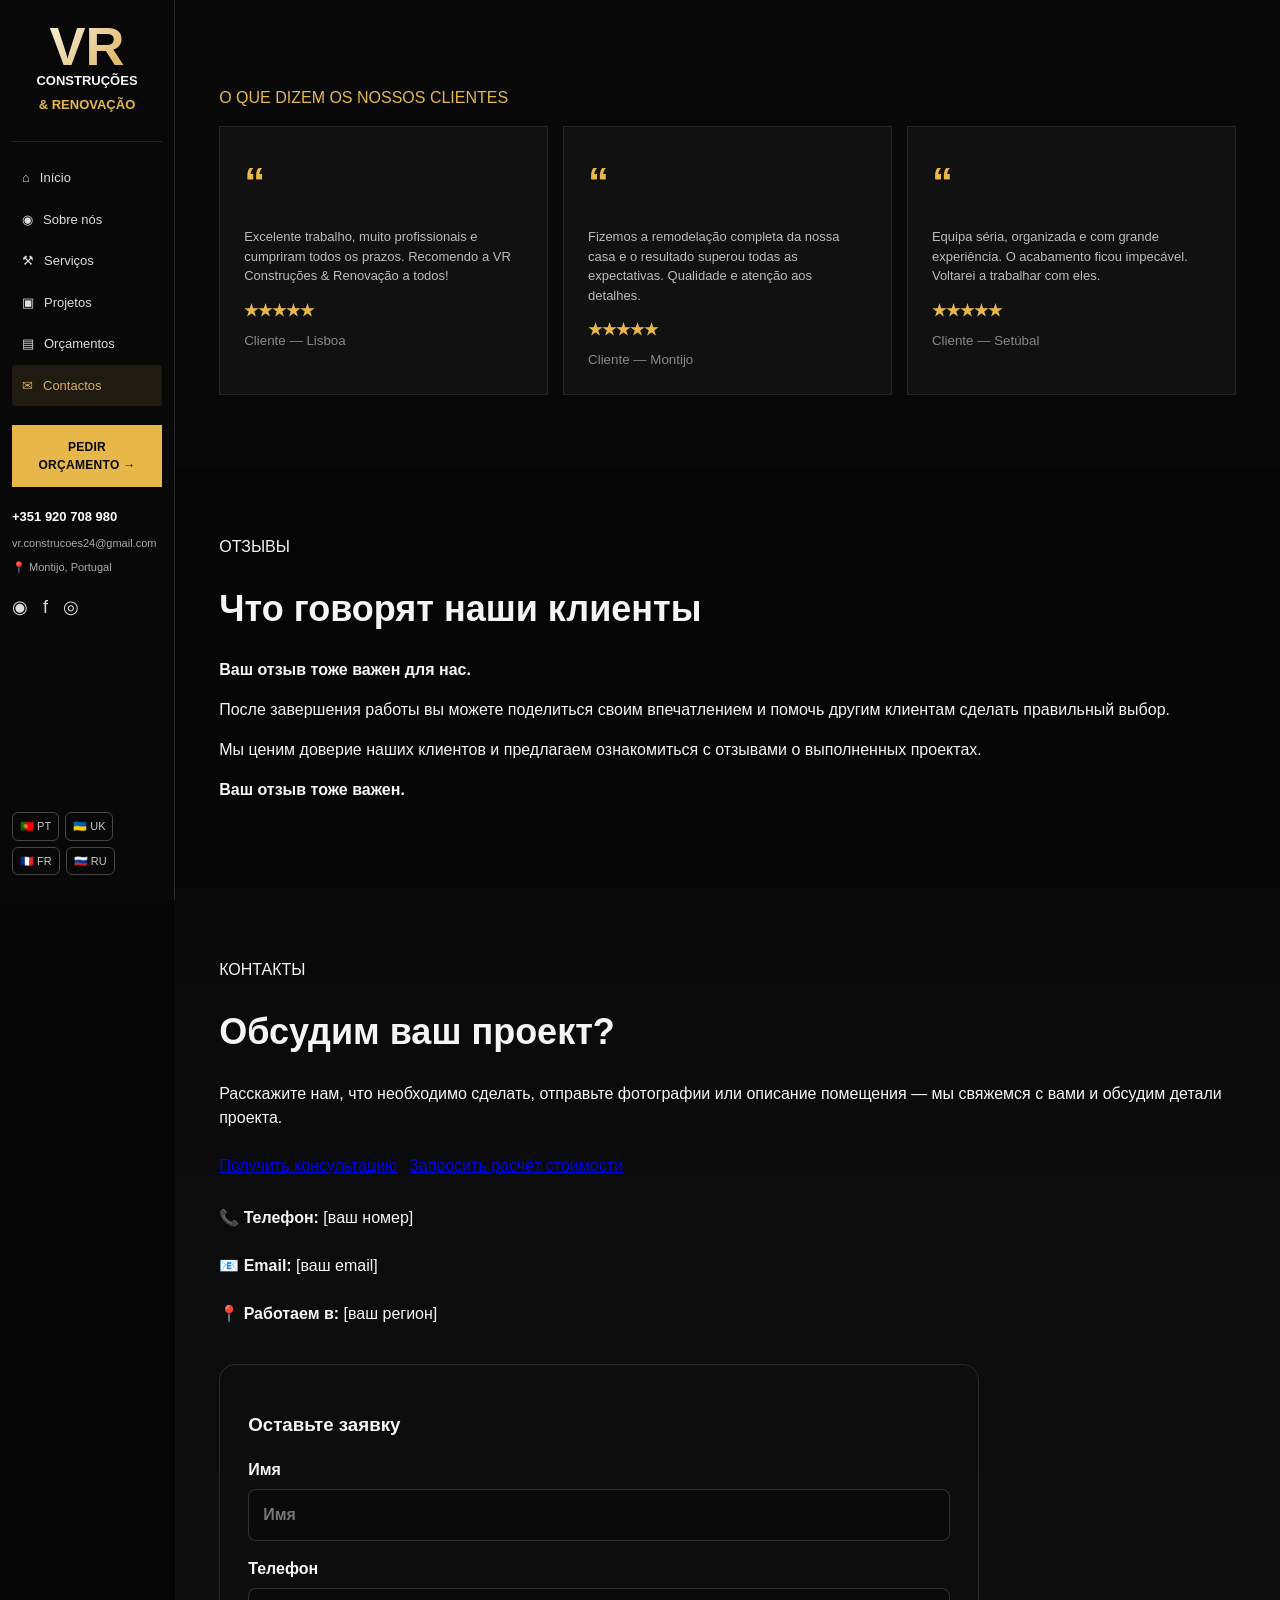
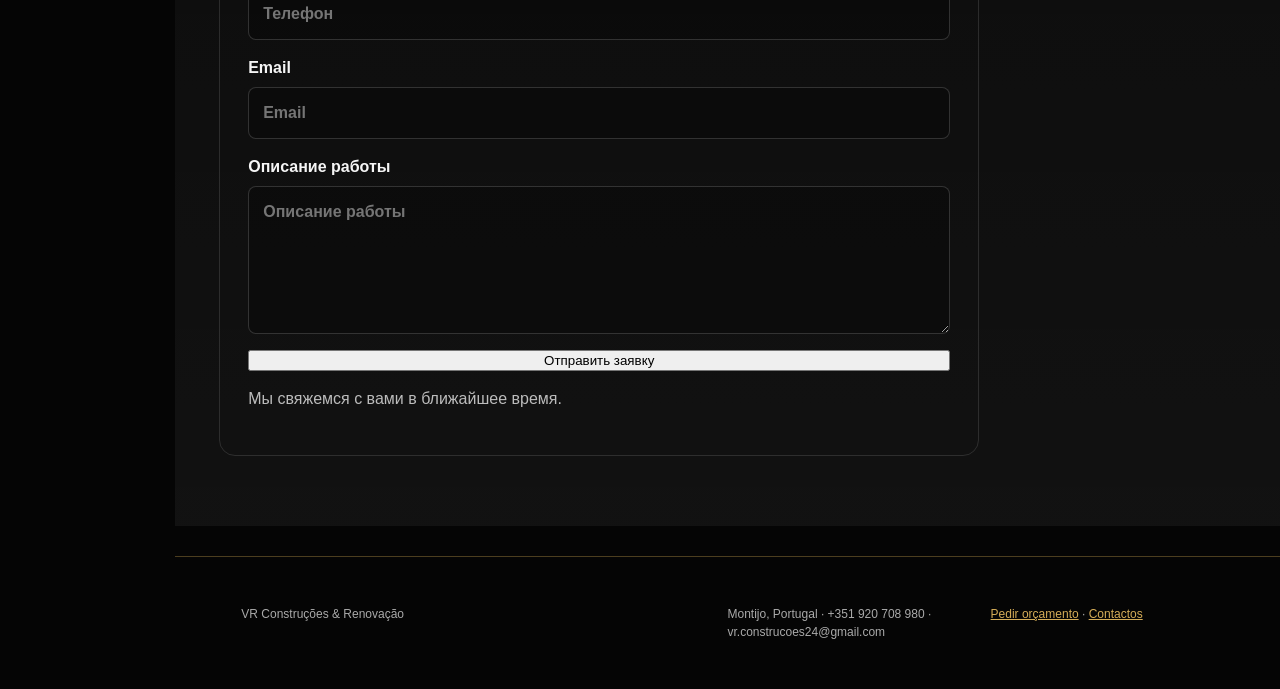
<file: contactos.html>
<!DOCTYPE html>
<!DOCTYPE html>

<html lang="pt">
<head>
<meta charset="utf-8"/>
<meta content="width=device-width, initial-scale=1.0" name="viewport"/>
<meta content="VR Construções &amp; Renovação — construção, remodelação e acabamentos de interiores em Lisboa, Montijo, Setúbal e arredores." name="description"/>
<title>Contactos | VR Construções &amp; Renovação</title>
<link href="style.css" rel="stylesheet"/>
<style>
.services-grid{display:grid;grid-template-columns:repeat(2,minmax(0,1fr));gap:18px;margin-top:28px}
.service-card{padding:22px;border:1px solid rgba(0,0,0,.10);border-radius:14px;background:rgba(255,255,255,.55)}
.service-card h3{margin:0 0 8px}
.service-card p{margin:0;line-height:1.6}
.services-note{margin-top:28px;line-height:1.7}
@media (max-width:700px){.services-grid{grid-template-columns:1fr}}
</style>
<style>
.contact-description{background:linear-gradient(180deg,rgba(255,255,255,.02),rgba(255,255,255,.05))}
.contact-form{max-width:760px;margin-top:34px;padding:28px;border:1px solid rgba(255,255,255,.12);border-radius:16px}
.contact-form form{display:grid;gap:16px}
.contact-form label{display:grid;gap:7px;font-weight:600}
.contact-form input,.contact-form textarea{width:100%;box-sizing:border-box;padding:13px 14px;border:1px solid rgba(255,255,255,.16);border-radius:8px;background:rgba(0,0,0,.25);color:inherit;font:inherit}
.contact-form textarea{resize:vertical}
.form-note{margin-top:16px;opacity:.75}
</style>
<style>html{scroll-behavior:smooth}body{margin:0}.sidebar nav a{display:flex;gap:10px}.sidebar nav a.active{color:#d5ad58}.site-footer{padding:36px 6%;border-top:1px solid rgba(210,170,80,.35);margin-top:30px}.site-footer a{color:#d5ad58}.section{scroll-margin-top:20px}</style></head>
<body>
<aside class="sidebar">
<div class="brand">
<div class="vr">VR</div>
<strong>CONSTRUÇÕES<br/><span>&amp; RENOVAÇÃO</span></strong>
</div>
<nav>
<a href="index.html">⌂ <span>Início</span></a>
<a href="sobre.html">◉ <span>Sobre nós</span></a>
<a href="servicos.html">⚒ <span>Serviços</span></a>
<a href="projetos.html">▣ <span>Projetos</span></a>
<a href="orcamentos.html">▤ <span>Orçamentos</span></a>
<a class="active" href="contactos.html">✉ <span>Contactos</span></a>
</nav>
<a class="side-cta" href="orcamentos.html">PEDIR ORÇAMENTO →</a>
<div class="contact-mini">
<b>+351 920 708 980</b>
<span>vr.construcoes24@gmail.com</span>
<span>📍 Montijo, Portugal</span>
</div>
<div class="social">◉   f   ◎</div>
<div class="langs"><button data-lang="pt" onclick="setLanguage('pt')" type="button">🇵🇹 PT</button><button data-lang="uk" onclick="setLanguage('uk')" type="button">🇺🇦 UK</button><button data-lang="fr" onclick="setLanguage('fr')" type="button">🇫🇷 FR</button><button data-lang="ru" onclick="setLanguage('ru')" type="button">🇷🇺 RU</button></div>
</aside>
<main><section class="testimonials section">
<p class="gold">O QUE DIZEM OS NOSSOS CLIENTES</p>
<div class="review-grid">
<article><strong>“</strong><p>Excelente trabalho, muito profissionais e cumpriram todos os prazos. Recomendo a VR Construções &amp; Renovação a todos!</p><b>★★★★★</b><small>Cliente — Lisboa</small></article>
<article><strong>“</strong><p>Fizemos a remodelação completa da nossa casa e o resultado superou todas as expectativas. Qualidade e atenção aos detalhes.</p><b>★★★★★</b><small>Cliente — Montijo</small></article>
<article><strong>“</strong><p>Equipa séria, organizada e com grande experiência. O acabamento ficou impecável. Voltarei a trabalhar com eles.</p><b>★★★★★</b><small>Cliente — Setúbal</small></article>
</div>
</section><section class="section reviews-description" id="reviews-description">
<div class="container">
<div class="section-kicker">ОТЗЫВЫ</div>
<h2>Что говорят наши клиенты</h2>
<p><strong>Ваш отзыв тоже важен для нас.</strong></p>
<p>После завершения работы вы можете поделиться своим впечатлением и помочь другим клиентам сделать правильный выбор.</p>
<p>Мы ценим доверие наших клиентов и предлагаем ознакомиться с отзывами о выполненных проектах.</p>
<p><strong>Ваш отзыв тоже важен.</strong></p>
</div>
</section><section class="section contact-description" id="contact">
<div class="container">
<div class="section-kicker">КОНТАКТЫ</div>
<h2>Обсудим ваш проект?</h2>
<p>Расскажите нам, что необходимо сделать, отправьте фотографии или описание помещения — мы свяжемся с вами и обсудим детали проекта.</p>
<div class="contact-actions" style="display:flex;gap:12px;flex-wrap:wrap;margin:24px 0;">
<a class="btn" href="#contact-form">Получить консультацию</a>
<a class="btn" href="#contact-form">Запросить расчёт стоимости</a>
</div>
<div class="contact-details" style="margin:24px 0;line-height:2;">
<p>📞 <strong>Телефон:</strong> [ваш номер]</p>
<p>📧 <strong>Email:</strong> [ваш email]</p>
<p>📍 <strong>Работаем в:</strong> [ваш регион]</p>
</div>
<div class="contact-form" id="contact-form">
<h3>Оставьте заявку</h3>
<form>
<label>Имя
          <input name="name" placeholder="Имя" required="" type="text"/>
</label>
<label>Телефон
          <input name="phone" placeholder="Телефон" required="" type="tel"/>
</label>
<label>Email
          <input name="email" placeholder="Email" type="email"/>
</label>
<label>Описание работы
          <textarea name="description" placeholder="Описание работы" rows="5"></textarea>
</label>
<button class="btn" type="submit">Отправить заявку</button>
</form>
<p class="form-note">Мы свяжемся с вами в ближайшее время.</p>
</div>
</div>
</section><footer class="section site-footer"><p>VR Construções &amp; Renovação</p><p>Montijo, Portugal · +351 920 708 980 · vr.construcoes24@gmail.com</p><p><a href="orcamentos.html">Pedir orçamento</a> · <a href="contactos.html">Contactos</a></p></footer></main>
<script>
function sendQuote(e){
  e.preventDefault();
  const name = document.getElementById('name').value;
  const phone = document.getElementById('phone').value;
  const email = document.getElementById('email').value;
  const msg = document.getElementById('message').value;
  const text = `Olá, sou ${name}. Telefone: ${phone}. Email: ${email}. Projeto: ${msg}`;
  window.open('https://wa.me/351920708980?text=' + encodeURIComponent(text), '_blank');
}
</script>
<script>
const siteTranslations = {"pt":{"Início":"Início","Sobre nós":"Sobre nós","Serviços":"Serviços","Projetos":"Projetos","Orçamentos":"Orçamentos","Contactos":"Contactos","PEDIR ORÇAMENTO →":"PEDIR ORÇAMENTO →","QUALIDADE | CONFIANÇA | EXPERIÊNCIA":"QUALIDADE | CONFIANÇA | EXPERIÊNCIA","VR CONSTRUÇÕES & RENOVAÇÃO":"VR CONSTRUÇÕES & RENOVAÇÃO","CONSTRUÍMOS":"CONSTRUÍMOS","E RENOVAMOS":"E RENOVAMOS","A SUA CASA":"A SUA CASA","Soluções completas em construção, remodelação e acabamentos de interiores na região de Lisboa, Montijo, Setúbal e arredores.":"Soluções completas em construção, remodelação e acabamentos de interiores na região de Lisboa, Montijo, Setúbal e arredores.","CONSTRUÇÃO":"CONSTRUÇÃO","DE MORADIAS":"DE MORADIAS","Projetos personalizados do início ao fim.":"Projetos personalizados do início ao fim.","REMODELAÇÃO":"REMODELAÇÃO","DE INTERIORES":"DE INTERIORES","Mais conforto e modernidade para o seu lar.":"Mais conforto e modernidade para o seu lar.","ACABAMENTOS":"ACABAMENTOS","DE QUALIDADE":"DE QUALIDADE","Trabalhamos com os melhores materiais.":"Trabalhamos com os melhores materiais.","SOBRE NÓS":"SOBRE NÓS","Construímos com":"Construímos com","experiência e dedicação":"experiência e dedicação","A VR Construções & Renovação é uma empresa especializada em construção, remodelação e acabamentos de interiores, com foco na qualidade, no cumprimento de prazos e na satisfação dos nossos clientes.":"A VR Construções & Renovação é uma empresa especializada em construção, remodelação e acabamentos de interiores, com foco na qualidade, no cumprimento de prazos e na satisfação dos nossos clientes.","Atuamos na região de Lisboa, Montijo, Setúbal e arredores, oferecendo soluções completas para transformar os seus espaços.":"Atuamos na região de Lisboa, Montijo, Setúbal e arredores, oferecendo soluções completas para transformar os seus espaços.","SABER MAIS SOBRE NÓS →":"SABER MAIS SOBRE NÓS →","EM NÚMEROS":"EM NÚMEROS","concluídos":"concluídos","Clientes":"Clientes","satisfeitos":"satisfeitos","Anos de":"Anos de","experiência":"experiência","OS NOSSOS TRABALHOS":"OS NOSSOS TRABALHOS","VER TODOS OS PROJETOS →":"VER TODOS OS PROJETOS →","Instalação de cozinhas":"Instalação de cozinhas","Montagem e instalação de cozinhas, móveis, bancadas, equipamentos e soluções personalizadas.":"Montagem e instalação de cozinhas, móveis, bancadas, equipamentos e soluções personalizadas.","Instalação de cozinha":"Instalação de cozinha","Montagem de móveis":"Montagem de móveis","Montagem e acabamento":"Montagem e acabamento","Cozinha concluída":"Cozinha concluída","Cozinha moderna":"Cozinha moderna","Acabamentos e iluminação":"Acabamentos e iluminação","Carpintaria personalizada":"Carpintaria personalizada","Roupeiros por medida":"Roupeiros por medida","Acabamento final":"Acabamento final","Portefólio":"Portefólio","Instalação de laminado e vinil":"Instalação de laminado e vinil","Aplicação profissional de pavimentos laminados e vinílicos, incluindo preparação, alinhamento, cortes e acabamento.":"Aplicação profissional de pavimentos laminados e vinílicos, incluindo preparação, alinhamento, cortes e acabamento.","Estruturas e placas de gesso cartonado":"Estruturas e placas de gesso cartonado","Execução de estruturas metálicas, paredes divisórias, revestimentos e tetos em placas de gesso cartonado, incluindo soluções para espaços com diferentes geometrias.":"Execução de estruturas metálicas, paredes divisórias, revestimentos e tetos em placas de gesso cartonado, incluindo soluções para espaços com diferentes geometrias.","Estrutura e gesso cartonado":"Estrutura e gesso cartonado","Instalação de portas interiores":"Instalação de portas interiores","Instalação e acabamento de portas interiores, incluindo aros, ferragens, dobradiças, fechaduras e afinação final para um resultado limpo e preciso.":"Instalação e acabamento de portas interiores, incluindo aros, ferragens, dobradiças, fechaduras e afinação final para um resultado limpo e preciso.","Instalação de portas":"Instalação de portas","Instalação completa de portas interiores, incluindo montagem, ajuste das folhas, dobradiças, fechaduras, puxadores e ferragens, com acabamento e afinação final.":"Instalação completa de portas interiores, incluindo montagem, ajuste das folhas, dobradiças, fechaduras, puxadores e ferragens, com acabamento e afinação final.","Montagem de ferragens":"Montagem de ferragens","Instalação de puxadores":"Instalação de puxadores","Montagem e ajuste de ferragens":"Montagem e ajuste de ferragens","Instalação de fechaduras":"Instalação de fechaduras","Afinação da porta":"Afinação da porta","Demolições e preparação de obra":"Demolições e preparação de obra","Execução de diferentes trabalhos de demolição e preparação de espaços para renovação: demolição de paredes e divisórias, remoção de revestimentos, pavimentos e elementos existentes, com preparação do local para a fase seguinte da obra.":"Execução de diferentes trabalhos de demolição e preparação de espaços para renovação: demolição de paredes e divisórias, remoção de revestimentos, pavimentos e elementos existentes, com preparação do local para a fase seguinte da obra.","Demolição e preparação de obra":"Demolição e preparação de obra","Aplicação de silicone":"Aplicação de silicone","Aplicação profissional de silicone em casas de banho, cozinhas, janelas, juntas, sanitários, lavatórios, duches, banheiras, bancadas e outros pontos que necessitem de vedação e acabamento.":"Aplicação profissional de silicone em casas de banho, cozinhas, janelas, juntas, sanitários, lavatórios, duches, banheiras, bancadas e outros pontos que necessitem de vedação e acabamento.","Aplicação profissional de silicone e selagem.":"Aplicação profissional de silicone e selagem.","Vedação e acabamento":"Vedação e acabamento","Casas de banho":"Casas de banho","Bancadas e juntas":"Bancadas e juntas","Juntas e acabamentos":"Juntas e acabamentos","Selagem profissional":"Selagem profissional","Execução e instalação de terraços":"Execução e instalação de terraços","Execução de terraços exteriores, incluindo preparação, instalação de pavimentos, acabamentos e soluções para espaços exteriores.":"Execução de terraços exteriores, incluindo preparação, instalação de pavimentos, acabamentos e soluções para espaços exteriores.","Terraços exteriores e pavimentos":"Terraços exteriores e pavimentos","O QUE DIZEM OS NOSSOS CLIENTES":"O QUE DIZEM OS NOSSOS CLIENTES","Excelente trabalho, muito profissionais e cumpriram todos os prazos. Recomendo a VR Construções & Renovação a todos!":"Excelente trabalho, muito profissionais e cumpriram todos os prazos. Recomendo a VR Construções & Renovação a todos!","Fizemos a remodelação completa da nossa casa e o resultado superou todas as expectativas. Qualidade e atenção aos detalhes.":"Fizemos a remodelação completa da nossa casa e o resultado superou todas as expectativas. Qualidade e atenção aos detalhes.","Equipa séria, organizada e com grande experiência. O acabamento ficou impecável. Voltarei a trabalhar com eles.":"Equipa séria, organizada e com grande experiência. O acabamento ficou impecável. Voltarei a trabalhar com eles.","Cliente — Lisboa":"Cliente — Lisboa","Cliente — Montijo":"Cliente — Montijo","Cliente — Setúbal":"Cliente — Setúbal","ORÇAMENTO":"ORÇAMENTO","Vamos falar sobre o seu projeto?":"Vamos falar sobre o seu projeto?","Envie-nos os detalhes da obra e entraremos em contacto consigo.":"Envie-nos os detalhes da obra e entraremos em contacto consigo.","Nome":"Nome","Telefone":"Telefone","E-mail":"E-mail","Descreva brevemente o seu projeto":"Descreva brevemente o seu projeto","ENVIAR PEDIDO →":"ENVIAR PEDIDO →","Construção, remodelação e acabamentos de interiores.":"Construção, remodelação e acabamentos de interiores.","CONTACTOS":"CONTACTOS","NAVEGAÇÃO":"NAVEGAÇÃO","Todos os direitos reservados.":"Todos os direitos reservados.","Instalação de estores VELUX":"Instalação de estores VELUX","Instalação e montagem de estores e acessórios para janelas de sótão VELUX.":"Instalação e montagem de estores e acessórios para janelas de sótão VELUX.","ГЛАВНАЯ":"INÍCIO","Строительство и ремонт с профессиональным подходом":"Construção e renovação com uma abordagem profissional","Мы выполняем широкий спектр строительных, ремонтных и отделочных работ для частных клиентов, владельцев недвижимости и коммерческих помещений.":"Realizamos uma ampla variedade de trabalhos de construção, remodelação e acabamentos para clientes particulares, proprietários de imóveis e espaços comerciais.","От небольшого ремонта до полного обновления помещения — берёмся за проекты разной сложности и внимательно контролируем каждый этап работы.":"Desde pequenas reparações até à renovação completa de um espaço — assumimos projetos de diferentes níveis de complexidade e acompanhamos cuidadosamente cada etapa.","Качество. Ответственность. Точные сроки. Профессиональный результат.":"Qualidade. Responsabilidade. Prazos cumpridos. Resultado profissional.","Получить консультацию":"Pedir consulta","Рассчитать стоимость проекта":"Calcular o custo do projeto","О КОМПАНИИ":"SOBRE A EMPRESA","Надёжный партнёр для вашего проекта":"Um parceiro de confiança para o seu projeto","Мы специализируемся на строительстве, ремонте и отделке помещений. Наша задача — не просто выполнить работу, а создать качественный и долговечный результат, который соответствует пожеланиям клиента.":"Somos especializados em construção, remodelação e acabamentos de espaços. O nosso objetivo não é apenas realizar o trabalho, mas criar um resultado de qualidade e duradouro, de acordo com as necessidades do cliente.","Перед началом работ мы обсуждаем проект, оцениваем объём необходимых работ и предлагаем оптимальное решение.":"Antes de iniciar os trabalhos, analisamos o projeto, avaliamos o volume de trabalho necessário e apresentamos a solução mais adequada.","Мы ценим доверие наших клиентов и стремимся к тому, чтобы каждый проект был выполнен качественно, аккуратно и профессионально.":"Valorizamos a confiança dos nossos clientes e procuramos garantir que cada projeto seja executado com qualidade, cuidado e profissionalismo.","НАШИ УСЛУГИ":"OS NOSSOS SERVIÇOS","Полный комплекс строительных и ремонтных работ":"Soluções completas de construção e renovação","Ремонт помещений":"Renovação de espaços","Квартиры, дома, офисы, магазины и другие коммерческие помещения.":"Apartamentos, casas, escritórios, lojas e outros espaços comerciais.","Гипсокартон и перегородки":"Pladur e divisórias","Потолки, стены, перегородки, короба и другие конструкции из гипсокартона.":"Tetos, paredes, divisórias, sancas e outras estruturas em pladur.","Штукатурные работы":"Trabalhos de reboco","Выравнивание стен и потолков, подготовка поверхностей и другие работы.":"Nivelamento de paredes e tetos, preparação de superfícies e outros trabalhos.","Малярные работы":"Pintura","Подготовка поверхностей, шпаклёвка, грунтовка и покраска.":"Preparação de superfícies, aplicação de massa, primário e pintura.","Напольные покрытия":"Pavimentos","Ламинат, паркет и другие виды напольных покрытий.":"Laminado, parquet e outros tipos de pavimentos.","Демонтажные работы":"Trabalhos de demolição","Демонтаж стен, перегородок, напольных покрытий, потолков и других конструкций.":"Demolição de paredes, divisórias, pavimentos, tetos e outras estruturas.","Реконструкция и перепланировка":"Reconstrução e remodelação","Изменение пространства и комплексное обновление помещений.":"Alteração de espaços e renovação completa de interiores.","Отделочные работы":"Trabalhos de acabamento","Выполняем различные виды внутренних отделочных работ в соответствии с проектом.":"Executamos vários tipos de trabalhos de acabamento interior de acordo com o projeto.","Если необходимой вам услуги нет в списке — свяжитесь с нами.":"Se o serviço de que necessita não estiver na lista, entre em contacto connosco.","Мы рассмотрим вашу задачу и предложим решение.":"Analisaremos a sua necessidade e apresentaremos uma solução.","НАШИ РАБОТЫ":"OS NOSSOS TRABALHOS","Результат, который говорит сам за себя":"Um resultado que fala por si","Здесь мы показываем реальные проекты, выполненные нашей командой — от демонтажных и подготовительных работ до ремонта, отделки и финального результата.":"Aqui mostramos projetos reais realizados pela nossa equipa — desde trabalhos de demolição e preparação até à renovação, acabamentos e resultado final.","Фотографии до и после, отдельные этапы работ и готовые помещения позволяют увидеть качество нашей работы и подход к деталям.":"As fotografias do antes e depois, as diferentes fases dos trabalhos e os espaços concluídos permitem ver a qualidade do nosso trabalho e a atenção aos detalhes.","Посмотрите наши проекты и убедитесь в качестве выполненных работ.":"Veja os nossos projetos e confirme a qualidade dos trabalhos realizados.","ПОЧЕМУ МЫ":"PORQUÊ NÓS","Почему клиенты выбирают нас":"Porque os clientes nos escolhem","Профессиональный подход":"Abordagem profissional","К каждой работе подходим индивидуально и учитываем особенности конкретного проекта.":"Abordamos cada trabalho de forma individual e temos em conta as características de cada projeto.","Качество":"Qualidade","Используем проверенные материалы и уделяем внимание деталям на каждом этапе.":"Utilizamos materiais de confiança e prestamos atenção aos detalhes em cada etapa.","Ответственность":"Responsabilidade","Соблюдаем договорённости и внимательно относимся к поставленным задачам.":"Cumprimos os acordos e tratamos cada tarefa com responsabilidade.","Прозрачная работа":"Trabalho transparente","Перед началом работ обсуждаем объём, этапы и стоимость.":"Antes de iniciar os trabalhos, discutimos o âmbito, as etapas e o custo.","Разные виды работ":"Vários tipos de trabalhos","Вы можете заказать комплекс работ у одной строительной команды, не привлекая несколько разных подрядчиков.":"Pode contratar vários tipos de trabalhos com uma única equipa, sem necessidade de recorrer a diferentes empreiteiros.","Ориентация на клиента":"Foco no cliente","Наша задача — чтобы клиент получил качественный результат и остался доволен выполненной работой.":"O nosso objetivo é garantir um resultado de qualidade e a satisfação do cliente.","ОТЗЫВЫ":"TESTEMUNHOS","Что говорят наши клиенты":"O que dizem os nossos clientes","Мы ценим доверие наших клиентов и предлагаем ознакомиться с отзывами о выполненных проектах.":"Valorizamos a confiança dos nossos clientes e convidamo-lo a conhecer os testemunhos sobre os projetos realizados.","Ваш отзыв тоже важен.":"A sua opinião também é importante.","Ваш отзыв тоже важен для нас.":"A sua opinião também é importante para nós.","После завершения работы вы можете поделиться своим впечатлением и помочь другим клиентам сделать правильный выбор.":"Após a conclusão do trabalho, pode partilhar a sua experiência e ajudar outros clientes a fazer a escolha certa.","КОНТАКТЫ":"CONTACTOS","Обсудим ваш проект?":"Vamos falar sobre o seu projeto?","Расскажите нам, что необходимо сделать, отправьте фотографии или описание помещения — мы свяжемся с вами и обсудим детали проекта.":"Diga-nos o que precisa de fazer, envie fotografias ou uma descrição do espaço — entraremos em contacto consigo para discutir os detalhes do projeto.","Запросить расчёт стоимости":"Pedir orçamento","Телефон:":"Telefone:","Email:":"Email:","Работаем в:":"Área de atuação:","Оставьте заявку":"Deixe o seu pedido","Имя":"Nome","Телефон":"Telefone","Описание работы":"Descrição do trabalho","Отправить заявку":"Enviar pedido","Мы свяжемся с вами в ближайшее время.":"Entraremos em contacto consigo em breve.","Estuque Veneziano e efeitos decorativos":"Estuque Veneziano e efeitos decorativos","Aplicação de estuque veneziano e revestimentos decorativos com diferentes texturas, efeitos, cores e acabamentos. Criamos paredes decorativas elegantes e personalizadas para interiores, escadas, salas e outros espaços.":"Aplicação de estuque veneziano e revestimentos decorativos com diferentes texturas, efeitos, cores e acabamentos. Criamos paredes decorativas elegantes e personalizadas para interiores, escadas, salas e outros espaços.","Fachadas e revestimentos exteriores":"Fachadas e revestimentos exteriores","Execução e acabamento de fachadas, revestimentos exteriores e elementos decorativos, com atenção à estética, resistência e qualidade dos detalhes.":"Execução e acabamento de fachadas, revestimentos exteriores e elementos decorativos, com atenção à estética, resistência e qualidade dos detalhes.","Acabamento veneziano":"Acabamento veneziano","Efeito decorativo texturado":"Efeito decorativo texturado","Textura mineral":"Textura mineral","Efeito decorativo exclusivo":"Efeito decorativo exclusivo","Acabamento artesanal":"Acabamento artesanal","Detalhes e molduras decorativas":"Detalhes e molduras decorativas","Decoração de interiores":"Decoração de interiores","Efeito metálico":"Efeito metálico","Acabamento decorativo azul":"Acabamento decorativo azul","Efeito decorativo claro":"Efeito decorativo claro","Textura e profundidade":"Textura e profundidade","Acabamento personalizado":"Acabamento personalizado","Fachada e revestimento exterior":"Fachada e revestimento exterior","Венецианская штукатурка":"Estuque Veneziano","Декоративные покрытия, фактурные эффекты, металлические и классические отделки для стен и интерьеров.":"Revestimentos decorativos, efeitos texturados e acabamentos metálicos ou clássicos para paredes e interiores.","Фасады и наружная отделка":"Fachadas e acabamentos exteriores","Отделка фасадов, наружные покрытия и декоративные элементы с вниманием к качеству и долговечности.":"Acabamento de fachadas, revestimentos exteriores e elementos decorativos com atenção à qualidade e durabilidade."},"uk":{"Início":"Головна","Sobre nós":"Про нас","Serviços":"Послуги","Projetos":"Проєкти","Orçamentos":"Кошторис","Contactos":"Контакти","PEDIR ORÇAMENTO →":"ЗАМОВИТИ КОШТОРИС →","QUALIDADE | CONFIANÇA | EXPERIÊNCIA":"ЯКІСТЬ | ДОВІРА | ДОСВІД","VR CONSTRUÇÕES & RENOVAÇÃO":"VR БУДІВНИЦТВО & РЕМОНТ","CONSTRUÍMOS":"БУДУЄМО","E RENOVAMOS":"ТА РЕМОНТУЄМО","A SUA CASA":"ВАШ БУДИНОК","Soluções completas em construção, remodelação e acabamentos de interiores na região de Lisboa, Montijo, Setúbal e arredores.":"Комплексні рішення з будівництва, ремонту та внутрішнього оздоблення в Лісабоні, Монтежу, Сетубалі та околицях.","CONSTRUÇÃO":"БУДІВНИЦТВО","DE MORADIAS":"БУДИНКІВ","Projetos personalizados do início ao fim.":"Індивідуальні проєкти від початку до кінця.","REMODELAÇÃO":"РЕМОНТ","DE INTERIORES":"ІНТЕР’ЄРІВ","Mais conforto e modernidade para o seu lar.":"Більше комфорту та сучасності для вашого дому.","ACABAMENTOS":"ОЗДОБЛЕННЯ","DE QUALIDADE":"ВИСОКОЇ ЯКОСТІ","Trabalhamos com os melhores materiais.":"Працюємо з якісними матеріалами.","SOBRE NÓS":"ПРО НАС","Construímos com":"Будуємо з","experiência e dedicação":"досвідом та відданістю справі","A VR Construções & Renovação é uma empresa especializada em construção, remodelação e acabamentos de interiores, com foco na qualidade, no cumprimento de prazos e na satisfação dos nossos clientes.":"VR Construções & Renovação спеціалізується на будівництві, ремонті та внутрішньому оздобленні, приділяючи особливу увагу якості, дотриманню термінів і задоволенню клієнтів.","Atuamos na região de Lisboa, Montijo, Setúbal e arredores, oferecendo soluções completas para transformar os seus espaços.":"Працюємо в Лісабоні, Монтежу, Сетубалі та околицях, пропонуючи комплексні рішення для перетворення ваших приміщень.","SABER MAIS SOBRE NÓS →":"ДІЗНАТИСЯ БІЛЬШЕ ПРО НАС →","EM NÚMEROS":"У ЦИФРАХ","concluídos":"завершено","Clientes":"Клієнти","satisfeitos":"задоволені","Anos de":"Років","experiência":"досвіду","OS NOSSOS TRABALHOS":"НАШІ РОБОТИ","VER TODOS OS PROJETOS →":"ПЕРЕГЛЯНУТИ ВСІ ПРОЄКТИ →","Instalação de cozinhas":"Встановлення кухонь","Montagem e instalação de cozinhas, móveis, bancadas, equipamentos e soluções personalizadas.":"Монтаж і встановлення кухонь, меблів, стільниць, техніки та індивідуальних рішень.","Instalação de cozinha":"Встановлення кухні","Montagem de móveis":"Монтаж меблів","Montagem e acabamento":"Монтаж та оздоблення","Cozinha concluída":"Готова кухня","Cozinha moderna":"Сучасна кухня","Acabamentos e iluminação":"Оздоблення та освітлення","Carpintaria personalizada":"Індивідуальна столярка","Roupeiros por medida":"Шафи на замовлення","Acabamento final":"Фінальне оздоблення","Portefólio":"Портфоліо","Instalação de laminado e vinil":"Укладання ламінату та вінілового покриття","Aplicação profissional de pavimentos laminados e vinílicos, incluindo preparação, alinhamento, cortes e acabamento.":"Професійне укладання ламінату та вінілових підлог, включно з підготовкою, вирівнюванням, різанням і фінішним оздобленням.","Estruturas e placas de gesso cartonado":"Конструкції та гіпсокартон","Execução de estruturas metálicas, paredes divisórias, revestimentos e tetos em placas de gesso cartonado, incluindo soluções para espaços com diferentes geometrias.":"Монтаж металевих конструкцій, перегородок, облицювань і стель із гіпсокартону, включно з рішеннями для приміщень різної геометрії.","Estrutura e gesso cartonado":"Каркас та гіпсокартон","Instalação de portas interiores":"Встановлення міжкімнатних дверей","Instalação e acabamento de portas interiores, incluindo aros, ferragens, dobradiças, fechaduras e afinação final para um resultado limpo e preciso.":"Встановлення та оздоблення міжкімнатних дверей, включно з коробками, фурнітурою, петлями, замками та фінальним регулюванням.","Instalação de portas":"Встановлення дверей","Instalação completa de portas interiores, incluindo montagem, ajuste das folhas, dobradiças, fechaduras, puxadores e ferragens, com acabamento e afinação final.":"Повне встановлення міжкімнатних дверей: монтаж, регулювання полотен, петлі, замки, ручки та фурнітура з фінальним оздобленням.","Montagem de ferragens":"Монтаж фурнітури","Instalação de puxadores":"Встановлення ручок","Montagem e ajuste de ferragens":"Монтаж і регулювання фурнітури","Instalação de fechaduras":"Встановлення замків","Afinação da porta":"Регулювання дверей","Demolições e preparação de obra":"Демонтаж і підготовка об’єкта","Execução de diferentes trabalhos de demolição e preparação de espaços para renovação: demolição de paredes e divisórias, remoção de revestimentos, pavimentos e elementos existentes, com preparação do local para a fase seguinte da obra.":"Виконуємо різні демонтажні роботи та підготовку приміщень до ремонту: демонтаж стін і перегородок, видалення покриттів, підлог та існуючих конструкцій.","Demolição e preparação de obra":"Демонтаж і підготовка об’єкта","Aplicação de silicone":"Нанесення силікону","Aplicação profissional de silicone em casas de banho, cozinhas, janelas, juntas, sanitários, lavatórios, duches, banheiras, bancadas e outros pontos que necessitem de vedação e acabamento.":"Професійне нанесення силікону у ванних кімнатах, кухнях, біля вікон, стиків, сантехніки, умивальників, душів, ванн, стільниць та інших місць, що потребують герметизації.","Aplicação profissional de silicone e selagem.":"Професійне нанесення силікону та герметизація.","Vedação e acabamento":"Герметизація та оздоблення","Casas de banho":"Ванні кімнати","Bancadas e juntas":"Стільниці та стики","Juntas e acabamentos":"Стики та оздоблення","Selagem profissional":"Професійна герметизація","Execução e instalação de terraços":"Будівництво та монтаж терас","Execução de terraços exteriores, incluindo preparação, instalação de pavimentos, acabamentos e soluções para espaços exteriores.":"Будівництво зовнішніх терас, включно з підготовкою, укладанням підлогових покриттів та оздобленням.","Terraços exteriores e pavimentos":"Зовнішні тераси та підлогові покриття","O QUE DIZEM OS NOSSOS CLIENTES":"ЩО КАЖУТЬ НАШІ КЛІЄНТИ","Excelente trabalho, muito profissionais e cumpriram todos os prazos. Recomendo a VR Construções & Renovação a todos!":"Відмінна робота, дуже професійна команда, усі терміни дотримані. Рекомендую VR Construções & Renovação!","Fizemos a remodelação completa da nossa casa e o resultado superou todas as expectativas. Qualidade e atenção aos detalhes.":"Ми зробили повний ремонт будинку, і результат перевершив усі очікування. Висока якість та увага до деталей.","Equipa séria, organizada e com grande experiência. O acabamento ficou impecável. Voltarei a trabalhar com eles.":"Серйозна, організована та досвідчена команда. Оздоблення бездоганне. Буду працювати з ними знову.","Cliente — Lisboa":"Клієнт — Лісабон","Cliente — Montijo":"Клієнт — Монтежу","Cliente — Setúbal":"Клієнт — Сетубал","ORÇAMENTO":"КОШТОРИС","Vamos falar sobre o seu projeto?":"Поговоримо про ваш проєкт?","Envie-nos os detalhes da obra e entraremos em contacto consigo.":"Надішліть деталі робіт, і ми зв’яжемося з вами.","Nome":"Ім’я","Telefone":"Телефон","E-mail":"E-mail","Descreva brevemente o seu projeto":"Коротко опишіть ваш проєкт","ENVIAR PEDIDO →":"НАДІСЛАТИ ЗАПИТ →","Construção, remodelação e acabamentos de interiores.":"Будівництво, ремонт та внутрішнє оздоблення.","CONTACTOS":"КОНТАКТИ","NAVEGAÇÃO":"НАВІГАЦІЯ","Todos os direitos reservados.":"Усі права захищені.","Instalação de estores VELUX":"Встановлення штор VELUX","Instalação e montagem de estores e acessórios para janelas de sótão VELUX.":"Встановлення та монтаж штор і аксесуарів для мансардних вікон VELUX.","ГЛАВНАЯ":"ГОЛОВНА","Строительство и ремонт с профессиональным подходом":"Будівництво та ремонт із професійним підходом","Мы выполняем широкий спектр строительных, ремонтных и отделочных работ для частных клиентов, владельцев недвижимости и коммерческих помещений.":"Ми виконуємо широкий спектр будівельних, ремонтних та оздоблювальних робіт для приватних клієнтів, власників нерухомості та комерційних приміщень.","От небольшого ремонта до полного обновления помещения — берёмся за проекты разной сложности и внимательно контролируем каждый этап работы.":"Від невеликого ремонту до повного оновлення приміщення — беремося за проєкти різної складності та уважно контролюємо кожен етап роботи.","Качество. Ответственность. Точные сроки. Профессиональный результат.":"Якість. Відповідальність. Точні терміни. Професійний результат.","Получить консультацию":"Отримати консультацію","Рассчитать стоимость проекта":"Розрахувати вартість проєкту","О КОМПАНИИ":"ПРО КОМПАНІЮ","Надёжный партнёр для вашего проекта":"Надійний партнер для вашого проєкту","Мы специализируемся на строительстве, ремонте и отделке помещений. Наша задача — не просто выполнить работу, а создать качественный и долговечный результат, который соответствует пожеланиям клиента.":"Ми спеціалізуємося на будівництві, ремонті та оздобленні приміщень. Наше завдання — не просто виконати роботу, а створити якісний і довговічний результат, який відповідає побажанням клієнта.","Перед началом работ мы обсуждаем проект, оцениваем объём необходимых работ и предлагаем оптимальное решение.":"Перед початком робіт ми обговорюємо проєкт, оцінюємо обсяг необхідних робіт та пропонуємо оптимальне рішення.","Мы ценим доверие наших клиентов и стремимся к тому, чтобы каждый проект был выполнен качественно, аккуратно и профессионально.":"Ми цінуємо довіру наших клієнтів і прагнемо, щоб кожен проєкт був виконаний якісно, акуратно та професійно.","НАШИ УСЛУГИ":"НАШІ ПОСЛУГИ","Полный комплекс строительных и ремонтных работ":"Повний комплекс будівельних та ремонтних робіт","Ремонт помещений":"Ремонт приміщень","Квартиры, дома, офисы, магазины и другие коммерческие помещения.":"Квартири, будинки, офіси, магазини та інші комерційні приміщення.","Гипсокартон и перегородки":"Гіпсокартон і перегородки","Потолки, стены, перегородки, короба и другие конструкции из гипсокартона.":"Стелі, стіни, перегородки, короби та інші конструкції з гіпсокартону.","Штукатурные работы":"Штукатурні роботи","Выравнивание стен и потолков, подготовка поверхностей и другие работы.":"Вирівнювання стін і стель, підготовка поверхонь та інші роботи.","Малярные работы":"Малярні роботи","Подготовка поверхностей, шпаклёвка, грунтовка и покраска.":"Підготовка поверхонь, шпаклювання, ґрунтування та фарбування.","Напольные покрытия":"Підлогові покриття","Ламинат, паркет и другие виды напольных покрытий.":"Ламінат, паркет та інші види підлогових покриттів.","Демонтажные работы":"Демонтажні роботи","Демонтаж стен, перегородок, напольных покрытий, потолков и других конструкций.":"Демонтаж стін, перегородок, підлогових покриттів, стель та інших конструкцій.","Реконструкция и перепланировка":"Реконструкція та перепланування","Изменение пространства и комплексное обновление помещений.":"Зміна простору та комплексне оновлення приміщень.","Отделочные работы":"Оздоблювальні роботи","Выполняем различные виды внутренних отделочных работ в соответствии с проектом.":"Виконуємо різні види внутрішніх оздоблювальних робіт відповідно до проєкту.","Если необходимой вам услуги нет в списке — свяжитесь с нами.":"Якщо потрібної вам послуги немає у списку — зв’яжіться з нами.","Мы рассмотрим вашу задачу и предложим решение.":"Ми розглянемо ваше завдання та запропонуємо рішення.","НАШИ РАБОТЫ":"НАШІ РОБОТИ","Результат, который говорит сам за себя":"Результат, який говорить сам за себе","Здесь мы показываем реальные проекты, выполненные нашей командой — от демонтажных и подготовительных работ до ремонта, отделки и финального результата.":"Тут ми показуємо реальні проєкти, виконані нашою командою — від демонтажних і підготовчих робіт до ремонту, оздоблення та фінального результату.","Фотографии до и после, отдельные этапы работ и готовые помещения позволяют увидеть качество нашей работы и подход к деталям.":"Фотографії до і після, окремі етапи робіт та готові приміщення дозволяють побачити якість нашої роботи та увагу до деталей.","Посмотрите наши проекты и убедитесь в качестве выполненных работ.":"Перегляньте наші проєкти та переконайтеся в якості виконаних робіт.","ПОЧЕМУ МЫ":"ЧОМУ МИ","Почему клиенты выбирают нас":"Чому клієнти обирають нас","Профессиональный подход":"Професійний підхід","К каждой работе подходим индивидуально и учитываем особенности конкретного проекта.":"До кожної роботи підходимо індивідуально та враховуємо особливості конкретного проєкту.","Качество":"Якість","Используем проверенные материалы и уделяем внимание деталям на каждом этапе.":"Використовуємо перевірені матеріали та приділяємо увагу деталям на кожному етапі.","Ответственность":"Відповідальність","Соблюдаем договорённости и внимательно относимся к поставленным задачам.":"Дотримуємося домовленостей та відповідально ставимося до поставлених завдань.","Прозрачная работа":"Прозора робота","Перед началом работ обсуждаем объём, этапы и стоимость.":"Перед початком робіт обговорюємо обсяг, етапи та вартість.","Разные виды работ":"Різні види робіт","Вы можете заказать комплекс работ у одной строительной команды, не привлекая несколько разных подрядчиков.":"Ви можете замовити комплекс робіт в однієї будівельної команди, не залучаючи кількох різних підрядників.","Ориентация на клиента":"Орієнтація на клієнта","Наша задача — чтобы клиент получил качественный результат и остался доволен выполненной работой.":"Наше завдання — щоб клієнт отримав якісний результат і залишився задоволений виконаною роботою.","ОТЗЫВЫ":"ВІДГУКИ","Что говорят наши клиенты":"Що кажуть наші клієнти","Мы ценим доверие наших клиентов и предлагаем ознакомиться с отзывами о выполненных проектах.":"Ми цінуємо довіру наших клієнтів і пропонуємо ознайомитися з відгуками про виконані проєкти.","Ваш отзыв тоже важен.":"Ваш відгук також важливий.","Ваш отзыв тоже важен для нас.":"Ваш відгук також важливий для нас.","После завершения работы вы можете поделиться своим впечатлением и помочь другим клиентам сделать правильный выбор.":"Після завершення роботи ви можете поділитися своїми враженнями та допомогти іншим клієнтам зробити правильний вибір.","КОНТАКТЫ":"КОНТАКТИ","Обсудим ваш проект?":"Обговоримо ваш проєкт?","Расскажите нам, что необходимо сделать, отправьте фотографии или описание помещения — мы свяжемся с вами и обсудим детали проекта.":"Розкажіть нам, що потрібно зробити, надішліть фотографії або опис приміщення — ми зв’яжемося з вами та обговоримо деталі проєкту.","Запросить расчёт стоимости":"Запросити розрахунок вартості","Телефон:":"Телефон:","Email:":"Email:","Работаем в:":"Працюємо в:","Оставьте заявку":"Залиште заявку","Имя":"Ім’я","Телефон":"Телефон","Описание работы":"Опис роботи","Отправить заявку":"Надіслати заявку","Мы свяжемся с вами в ближайшее время.":"Ми зв’яжемося з вами найближчим часом.","Estuque Veneziano e efeitos decorativos":"Венеціанська штукатурка та декоративні ефекти","Aplicação de estuque veneziano e revestimentos decorativos com diferentes texturas, efeitos, cores e acabamentos. Criamos paredes decorativas elegantes e personalizadas para interiores, escadas, salas e outros espaços.":"Нанесення венеціанської штукатурки та декоративних покриттів із різними текстурами, ефектами, кольорами й варіантами оздоблення. Створюємо елегантні та індивідуальні декоративні стіни для інтер’єрів, сходів, віталень та інших приміщень.","Fachadas e revestimentos exteriores":"Фасади та зовнішні покриття","Execução e acabamento de fachadas, revestimentos exteriores e elementos decorativos, com atenção à estética, resistência e qualidade dos detalhes.":"Виконання та оздоблення фасадів, зовнішніх покриттів і декоративних елементів з увагою до естетики, міцності та якості деталей.","Acabamento veneziano":"Венеціанське оздоблення","Efeito decorativo texturado":"Фактурний декоративний ефект","Textura mineral":"Мінеральна текстура","Efeito decorativo exclusivo":"Ексклюзивний декоративний ефект","Acabamento artesanal":"Ручне декоративне оздоблення","Detalhes e molduras decorativas":"Декоративні деталі та молдинги","Decoração de interiores":"Декоративне оздоблення інтер’єру","Efeito metálico":"Металевий ефект","Acabamento decorativo azul":"Синє декоративне оздоблення","Efeito decorativo claro":"Світлий декоративний ефект","Textura e profundidade":"Текстура та глибина","Acabamento personalizado":"Індивідуальне оздоблення","Fachada e revestimento exterior":"Фасад і зовнішнє оздоблення","Венецианская штукатурка":"Венеціанська штукатурка","Декоративные покрытия, фактурные эффекты, металлические и классические отделки для стен и интерьеров.":"Декоративні покриття, фактурні ефекти та металеві або класичні оздоблення для стін і інтер’єрів.","Фасады и наружная отделка":"Фасади та зовнішнє оздоблення","Отделка фасадов, наружные покрытия и декоративные элементы с вниманием к качеству и долговечности.":"Оздоблення фасадів, зовнішні покриття та декоративні елементи з увагою до якості й довговічності."},"fr":{"Início":"Accueil","Sobre nós":"À propos","Serviços":"Services","Projetos":"Projets","Orçamentos":"Devis","Contactos":"Contact","PEDIR ORÇAMENTO →":"DEMANDER UN DEVIS →","QUALIDADE | CONFIANÇA | EXPERIÊNCIA":"QUALITÉ | CONFIANCE | EXPÉRIENCE","VR CONSTRUÇÕES & RENOVAÇÃO":"VR CONSTRUCTION & RÉNOVATION","CONSTRUÍMOS":"NOUS CONSTRUISONS","E RENOVAMOS":"ET RÉNOVONS","A SUA CASA":"VOTRE MAISON","Soluções completas em construção, remodelação e acabamentos de interiores na região de Lisboa, Montijo, Setúbal e arredores.":"Solutions complètes de construction, rénovation et finition intérieure à Lisbonne, Montijo, Setúbal et dans les environs.","CONSTRUÇÃO":"CONSTRUCTION","DE MORADIAS":"DE MAISONS","Projetos personalizados do início ao fim.":"Projets personnalisés du début à la fin.","REMODELAÇÃO":"RÉNOVATION","DE INTERIORES":"INTÉRIEURE","Mais conforto e modernidade para o seu lar.":"Plus de confort et de modernité pour votre maison.","ACABAMENTOS":"FINITIONS","DE QUALIDADE":"DE QUALITÉ","Trabalhamos com os melhores materiais.":"Nous travaillons avec des matériaux de qualité.","SOBRE NÓS":"À PROPOS","Construímos com":"Nous construisons avec","experiência e dedicação":"expérience et engagement","A VR Construções & Renovação é uma empresa especializada em construção, remodelação e acabamentos de interiores, com foco na qualidade, no cumprimento de prazos e na satisfação dos nossos clientes.":"VR Construções & Renovação est spécialisée dans la construction, la rénovation et les finitions intérieures, avec un engagement fort envers la qualité, les délais et la satisfaction des clients.","Atuamos na região de Lisboa, Montijo, Setúbal e arredores, oferecendo soluções completas para transformar os seus espaços.":"Nous intervenons à Lisbonne, Montijo, Setúbal et dans les environs, avec des solutions complètes pour transformer vos espaces.","SABER MAIS SOBRE NÓS →":"EN SAVOIR PLUS SUR NOUS →","EM NÚMEROS":"EN CHIFFRES","concluídos":"terminés","Clientes":"Clients","satisfeitos":"satisfaits","Anos de":"Années d’","experiência":"expérience","OS NOSSOS TRABALHOS":"NOS RÉALISATIONS","VER TODOS OS PROJETOS →":"VOIR TOUS LES PROJETS →","Instalação de cozinhas":"Installation de cuisines","Montagem e instalação de cozinhas, móveis, bancadas, equipamentos e soluções personalizadas.":"Montage et installation de cuisines, meubles, plans de travail, équipements et solutions sur mesure.","Instalação de cozinha":"Installation de cuisine","Montagem de móveis":"Montage de meubles","Montagem e acabamento":"Montage et finition","Cozinha concluída":"Cuisine terminée","Cozinha moderna":"Cuisine moderne","Acabamentos e iluminação":"Finitions et éclairage","Carpintaria personalizada":"Menuiserie sur mesure","Roupeiros por medida":"Placards sur mesure","Acabamento final":"Finition finale","Portefólio":"Portfolio","Instalação de laminado e vinil":"Pose de stratifié et vinyle","Aplicação profissional de pavimentos laminados e vinílicos, incluindo preparação, alinhamento, cortes e acabamento.":"Pose professionnelle de sols stratifiés et vinyles, avec préparation, alignement, découpes et finition.","Estruturas e placas de gesso cartonado":"Structures et plaques de plâtre","Execução de estruturas metálicas, paredes divisórias, revestimentos e tetos em placas de gesso cartonado, incluindo soluções para espaços com diferentes geometrias.":"Réalisation de structures métalliques, cloisons, habillages et plafonds en plaques de plâtre.","Estrutura e gesso cartonado":"Structure et plaques de plâtre","Instalação de portas interiores":"Installation de portes intérieures","Instalação e acabamento de portas interiores, incluindo aros, ferragens, dobradiças, fechaduras e afinação final para um resultado limpo e preciso.":"Installation et finition de portes intérieures, avec huisseries, quincaillerie, charnières, serrures et réglage final.","Instalação de portas":"Installation de portes","Instalação completa de portas interiores, incluindo montagem, ajuste das folhas, dobradiças, fechaduras, puxadores e ferragens, com acabamento e afinação final.":"Installation complète de portes intérieures, avec montage, réglage des vantaux, charnières, serrures, poignées et quincaillerie.","Montagem de ferragens":"Montage de quincaillerie","Instalação de puxadores":"Installation de poignées","Montagem e ajuste de ferragens":"Montage et réglage de la quincaillerie","Instalação de fechaduras":"Installation de serrures","Afinação da porta":"Réglage de la porte","Demolições e preparação de obra":"Démolition et préparation du chantier","Execução de diferentes trabalhos de demolição e preparação de espaços para renovação: demolição de paredes e divisórias, remoção de revestimentos, pavimentos e elementos existentes, com preparação do local para a fase seguinte da obra.":"Réalisation de travaux de démolition et de préparation des espaces pour rénovation : démolition de murs et cloisons, retrait des revêtements, sols et éléments existants.","Demolição e preparação de obra":"Démolition et préparation du chantier","Aplicação de silicone":"Application de silicone","Aplicação profissional de silicone em casas de banho, cozinhas, janelas, juntas, sanitários, lavatórios, duches, banheiras, bancadas e outros pontos que necessitem de vedação e acabamento.":"Application professionnelle de silicone dans les salles de bains, cuisines, fenêtres, joints, sanitaires, lavabos, douches, baignoires et plans de travail.","Aplicação profissional de silicone e selagem.":"Application professionnelle de silicone et étanchéité.","Vedação e acabamento":"Étanchéité et finition","Casas de banho":"Salles de bains","Bancadas e juntas":"Plans de travail et joints","Juntas e acabamentos":"Joints et finitions","Selagem profissional":"Étanchéité professionnelle","Execução e instalação de terraços":"Réalisation et installation de terrasses","Execução de terraços exteriores, incluindo preparação, instalação de pavimentos, acabamentos e soluções para espaços exteriores.":"Réalisation de terrasses extérieures, avec préparation, pose de revêtements et finitions.","Terraços exteriores e pavimentos":"Terrasses extérieures et revêtements","O QUE DIZEM OS NOSSOS CLIENTES":"CE QUE DISENT NOS CLIENTS","Excelente trabalho, muito profissionais e cumpriram todos os prazos. Recomendo a VR Construções & Renovação a todos!":"Excellent travail, très professionnels et respectueux des délais. Je recommande VR Construções & Renovação !","Fizemos a remodelação completa da nossa casa e o resultado superou todas as expectativas. Qualidade e atenção aos detalhes.":"Nous avons réalisé la rénovation complète de notre maison et le résultat a dépassé toutes nos attentes. Qualité et souci du détail.","Equipa séria, organizada e com grande experiência. O acabamento ficou impecável. Voltarei a trabalhar com eles.":"Équipe sérieuse, organisée et très expérimentée. La finition est impeccable. Je retravaillerai avec eux.","Cliente — Lisboa":"Client — Lisbonne","Cliente — Montijo":"Client — Montijo","Cliente — Setúbal":"Client — Setúbal","ORÇAMENTO":"DEVIS","Vamos falar sobre o seu projeto?":"Parlons de votre projet ?","Envie-nos os detalhes da obra e entraremos em contacto consigo.":"Envoyez-nous les détails des travaux et nous vous contacterons.","Nome":"Nom","Telefone":"Téléphone","E-mail":"E-mail","Descreva brevemente o seu projeto":"Décrivez brièvement votre projet","ENVIAR PEDIDO →":"ENVOYER LA DEMANDE →","Construção, remodelação e acabamentos de interiores.":"Construction, rénovation et finitions intérieures.","CONTACTOS":"CONTACT","NAVEGAÇÃO":"NAVIGATION","Todos os direitos reservados.":"Tous droits réservés.","Instalação de estores VELUX":"Installation de stores VELUX","Instalação e montagem de estores e acessórios para janelas de sótão VELUX.":"Installation de stores et accessoires pour fenêtres de toit VELUX.","ГЛАВНАЯ":"ACCUEIL","Строительство и ремонт с профессиональным подходом":"Construction et rénovation avec une approche professionnelle","Мы выполняем широкий спектр строительных, ремонтных и отделочных работ для частных клиентов, владельцев недвижимости и коммерческих помещений.":"Nous réalisons une large gamme de travaux de construction, rénovation et finition pour les particuliers, propriétaires immobiliers et locaux commerciaux.","От небольшого ремонта до полного обновления помещения — берёмся за проекты разной сложности и внимательно контролируем каждый этап работы.":"Des petites rénovations à la transformation complète d’un espace, nous prenons en charge des projets de différentes complexités et suivons attentivement chaque étape.","Качество. Ответственность. Точные сроки. Профессиональный результат.":"Qualité. Responsabilité. Délais respectés. Résultat professionnel.","Получить консультацию":"Demander un conseil","Рассчитать стоимость проекта":"Calculer le coût du projet","О КОМПАНИИ":"À PROPOS DE L’ENTREPRISE","Надёжный партнёр для вашего проекта":"Un partenaire fiable pour votre projet","Мы специализируемся на строительстве, ремонте и отделке помещений. Наша задача — не просто выполнить работу, а создать качественный и долговечный результат, который соответствует пожеланиям клиента.":"Nous sommes spécialisés dans la construction, la rénovation et la finition des espaces. Notre objectif n’est pas seulement de réaliser les travaux, mais de créer un résultat durable et de qualité, conforme aux attentes du client.","Перед началом работ мы обсуждаем проект, оцениваем объём необходимых работ и предлагаем оптимальное решение.":"Avant le début des travaux, nous étudions le projet, évaluons le volume de travail nécessaire et proposons la solution la plus adaptée.","Мы ценим доверие наших клиентов и стремимся к тому, чтобы каждый проект был выполнен качественно, аккуратно и профессионально.":"Nous apprécions la confiance de nos clients et veillons à ce que chaque projet soit réalisé avec qualité, soin et professionnalisme.","НАШИ УСЛУГИ":"NOS SERVICES","Полный комплекс строительных и ремонтных работ":"Un ensemble complet de travaux de construction et de rénovation","Ремонт помещений":"Rénovation de locaux","Квартиры, дома, офисы, магазины и другие коммерческие помещения.":"Appartements, maisons, bureaux, magasins et autres locaux commerciaux.","Гипсокартон и перегородки":"Plaques de plâtre et cloisons","Потолки, стены, перегородки, короба и другие конструкции из гипсокартона.":"Plafonds, murs, cloisons, coffrages et autres structures en plaques de plâtre.","Штукатурные работы":"Travaux de plâtrerie","Выравнивание стен и потолков, подготовка поверхностей и другие работы.":"Ragréage des murs et plafonds, préparation des surfaces et autres travaux.","Малярные работы":"Travaux de peinture","Подготовка поверхностей, шпаклёвка, грунтовка и покраска.":"Préparation des surfaces, enduit, primaire et peinture.","Напольные покрытия":"Revêtements de sol","Ламинат, паркет и другие виды напольных покрытий.":"Parquet stratifié, parquet et autres revêtements de sol.","Демонтажные работы":"Travaux de démolition","Демонтаж стен, перегородок, напольных покрытий, потолков и других конструкций.":"Démolition de murs, cloisons, revêtements de sol, plafonds et autres structures.","Реконструкция и перепланировка":"Rénovation et réaménagement","Изменение пространства и комплексное обновление помещений.":"Modification des espaces et rénovation complète des locaux.","Отделочные работы":"Travaux de finition","Выполняем различные виды внутренних отделочных работ в соответствии с проектом.":"Nous réalisons différents types de travaux de finition intérieure conformément au projet.","Если необходимой вам услуги нет в списке — свяжитесь с нами.":"Si le service dont vous avez besoin ne figure pas dans la liste, contactez-nous.","Мы рассмотрим вашу задачу и предложим решение.":"Nous étudierons votre besoin et vous proposerons une solution.","НАШИ РАБОТЫ":"NOS RÉALISATIONS","Результат, который говорит сам за себя":"Un résultat qui parle de lui-même","Здесь мы показываем реальные проекты, выполненные нашей командой — от демонтажных и подготовительных работ до ремонта, отделки и финального результата.":"Nous présentons ici des projets réels réalisés par notre équipe, de la démolition et de la préparation jusqu’à la rénovation, aux finitions et au résultat final.","Фотографии до и после, отдельные этапы работ и готовые помещения позволяют увидеть качество нашей работы и подход к деталям.":"Les photos avant et après, les différentes étapes des travaux et les espaces terminés permettent de voir la qualité de notre travail et notre souci du détail.","Посмотрите наши проекты и убедитесь в качестве выполненных работ.":"Découvrez nos projets et constatez la qualité des travaux réalisés.","ПОЧЕМУ МЫ":"POURQUOI NOUS","Почему клиенты выбирают нас":"Pourquoi nos clients nous choisissent","Профессиональный подход":"Approche professionnelle","К каждой работе подходим индивидуально и учитываем особенности конкретного проекта.":"Nous abordons chaque projet individuellement et tenons compte de ses spécificités.","Качество":"Qualité","Используем проверенные материалы и уделяем внимание деталям на каждом этапе.":"Nous utilisons des matériaux fiables et accordons de l’importance aux détails à chaque étape.","Ответственность":"Responsabilité","Соблюдаем договорённости и внимательно относимся к поставленным задачам.":"Nous respectons nos engagements et traitons chaque mission avec sérieux.","Прозрачная работа":"Travail transparent","Перед началом работ обсуждаем объём, этапы и стоимость.":"Avant le début des travaux, nous définissons ensemble le volume, les étapes et le coût.","Разные виды работ":"Plusieurs types de travaux","Вы можете заказать комплекс работ у одной строительной команды, не привлекая несколько разных подрядчиков.":"Vous pouvez confier plusieurs types de travaux à une seule équipe, sans faire appel à plusieurs prestataires.","Ориентация на клиента":"Orientation client","Наша задача — чтобы клиент получил качественный результат и остался доволен выполненной работой.":"Notre objectif est de garantir un résultat de qualité et la satisfaction du client.","ОТЗЫВЫ":"AVIS CLIENTS","Что говорят наши клиенты":"Ce que disent nos clients","Мы ценим доверие наших клиентов и предлагаем ознакомиться с отзывами о выполненных проектах.":"Nous apprécions la confiance de nos clients et vous invitons à découvrir les avis sur les projets réalisés.","Ваш отзыв тоже важен.":"Votre avis compte également.","Ваш отзыв тоже важен для нас.":"Votre avis est également important pour nous.","После завершения работы вы можете поделиться своим впечатлением и помочь другим клиентам сделать правильный выбор.":"Après les travaux, vous pouvez partager votre expérience et aider d’autres clients à faire le bon choix.","КОНТАКТЫ":"CONTACT","Обсудим ваш проект?":"Parlons de votre projet ?","Расскажите нам, что необходимо сделать, отправьте фотографии или описание помещения — мы свяжемся с вами и обсудим детали проекта.":"Expliquez-nous ce dont vous avez besoin, envoyez des photos ou une description du local — nous vous contacterons pour discuter des détails du projet.","Запросить расчёт стоимости":"Demander un devis","Телефон:":"Téléphone :","Email:":"E-mail :","Работаем в:":"Zone d’intervention :","Оставьте заявку":"Laissez votre demande","Имя":"Nom","Телефон":"Téléphone","Описание работы":"Description des travaux","Отправить заявку":"Envoyer la demande","Мы свяжемся с вами в ближайшее время.":"Nous vous contacterons prochainement.","Estuque Veneziano e efeitos decorativos":"Stuc vénitien et effets décoratifs","Aplicação de estuque veneziano e revestimentos decorativos com diferentes texturas, efeitos, cores e acabamentos. Criamos paredes decorativas elegantes e personalizadas para interiores, escadas, salas e outros espaços.":"Application de stuc vénitien et de revêtements décoratifs avec différentes textures, effets, couleurs et finitions. Nous créons des murs décoratifs élégants et personnalisés pour les intérieurs, escaliers, salons et autres espaces.","Fachadas e revestimentos exteriores":"Façades et revêtements extérieurs","Execução e acabamento de fachadas, revestimentos exteriores e elementos decorativos, com atenção à estética, resistência e qualidade dos detalhes.":"Réalisation et finition de façades, revêtements extérieurs et éléments décoratifs, avec une attention particulière à l’esthétique, la résistance et la qualité des détails.","Acabamento veneziano":"Finition vénitienne","Efeito decorativo texturado":"Effet décoratif texturé","Textura mineral":"Texture minérale","Efeito decorativo exclusivo":"Effet décoratif exclusif","Acabamento artesanal":"Finition artisanale","Detalhes e molduras decorativas":"Détails et moulures décoratives","Decoração de interiores":"Décoration intérieure","Efeito metálico":"Effet métallique","Acabamento decorativo azul":"Finition décorative bleue","Efeito decorativo claro":"Effet décoratif clair","Textura e profundidade":"Texture et profondeur","Acabamento personalizado":"Finition personnalisée","Fachada e revestimento exterior":"Façade et revêtement extérieur","Венецианская штукатурка":"Stuc vénitien","Декоративные покрытия, фактурные эффекты, металлические и классические отделки для стен и интерьеров.":"Revêtements décoratifs, effets texturés et finitions métalliques ou classiques pour murs et intérieurs.","Фасады и наружная отделка":"Façades et finitions extérieures","Отделка фасадов, наружные покрытия и декоративные элементы с вниманием к качеству и долговечности.":"Finition des façades, revêtements extérieurs et éléments décoratifs avec une attention particulière à la qualité et à la durabilité."},"ru":{"Início":"Главная","Sobre nós":"О нас","Serviços":"Услуги","Projetos":"Проекты","Orçamentos":"Расчёт стоимости","Contactos":"Контакты","PEDIR ORÇAMENTO →":"ЗАКАЗАТЬ РАСЧЁТ →","QUALIDADE | CONFIANÇA | EXPERIÊNCIA":"КАЧЕСТВО | ДОВЕРИЕ | ОПЫТ","VR CONSTRUÇÕES & RENOVAÇÃO":"VR СТРОИТЕЛЬСТВО И РЕМОНТ","CONSTRUÍMOS":"МЫ СТРОИМ","E RENOVAMOS":"И РЕМОНТИРУЕМ","A SUA CASA":"ВАШ ДОМ","Soluções completas em construção, remodelação e acabamentos de interiores na região de Lisboa, Montijo, Setúbal e arredores.":"Полный комплекс строительных, ремонтных и отделочных работ в Лиссабоне, Монтежу, Сетубале и окрестностях.","CONSTRUÇÃO":"СТРОИТЕЛЬСТВО","DE MORADIAS":"ДОМОВ","Projetos personalizados do início ao fim.":"Индивидуальные проекты от начала до конца.","REMODELAÇÃO":"РЕМОНТ","DE INTERIORES":"ИНТЕРЬЕРОВ","Mais conforto e modernidade para o seu lar.":"Больше комфорта и современности для вашего дома.","ACABAMENTOS":"ОТДЕЛКА","DE QUALIDADE":"ВЫСОКОГО КАЧЕСТВА","Trabalhamos com os melhores materiais.":"Мы работаем с качественными материалами.","SOBRE NÓS":"О НАС","Construímos com":"Мы строим с","experiência e dedicação":"опытом и ответственностью","A VR Construções & Renovação é uma empresa especializada em construção, remodelação e acabamentos de interiores, com foco na qualidade, no cumprimento de prazos e na satisfação dos nossos clientes.":"VR Construções & Renovação специализируется на строительстве, ремонте и внутренней отделке, уделяя особое внимание качеству, соблюдению сроков и удовлетворённости клиентов.","Atuamos na região de Lisboa, Montijo, Setúbal e arredores, oferecendo soluções completas para transformar os seus espaços.":"Мы работаем в Лиссабоне, Монтежу, Сетубале и окрестностях, предлагая комплексные решения для преображения помещений.","SABER MAIS SOBRE NÓS →":"УЗНАТЬ БОЛЬШЕ О НАС →","EM NÚMEROS":"В ЦИФРАХ","concluídos":"завершено","Clientes":"Клиенты","satisfeitos":"довольны","Anos de":"Лет","experiência":"опыта","OS NOSSOS TRABALHOS":"НАШИ РАБОТЫ","VER TODOS OS PROJETOS →":"ПОСМОТРЕТЬ ВСЕ ПРОЕКТЫ →","Instalação de cozinhas":"Установка кухонь","Montagem e instalação de cozinhas, móveis, bancadas, equipamentos e soluções personalizadas.":"Монтаж и установка кухонь, мебели, столешниц, техники и индивидуальных решений.","Instalação de cozinha":"Установка кухни","Montagem de móveis":"Монтаж мебели","Montagem e acabamento":"Монтаж и отделка","Cozinha concluída":"Готовая кухня","Cozinha moderna":"Современная кухня","Acabamentos e iluminação":"Отделка и освещение","Carpintaria personalizada":"Индивидуальные столярные работы","Roupeiros por medida":"Шкафы на заказ","Acabamento final":"Финишная отделка","Portefólio":"Портфолио","Instalação de laminado e vinil":"Укладка ламината и винила","Aplicação profissional de pavimentos laminados e vinílicos, incluindo preparação, alinhamento, cortes e acabamento.":"Профессиональная укладка ламината и виниловых покрытий, включая подготовку, выравнивание, резку и финишную отделку.","Estruturas e placas de gesso cartonado":"Конструкции и гипсокартон","Execução de estruturas metálicas, paredes divisórias, revestimentos e tetos em placas de gesso cartonado, incluindo soluções para espaços com diferentes geometrias.":"Монтаж металлических конструкций, перегородок, облицовки и потолков из гипсокартона, включая решения для помещений различной геометрии.","Estrutura e gesso cartonado":"Каркас и гипсокартон","Instalação de portas interiores":"Установка межкомнатных дверей","Instalação e acabamento de portas interiores, incluindo aros, ferragens, dobradiças, fechaduras e afinação final para um resultado limpo e preciso.":"Установка и отделка межкомнатных дверей, включая коробки, фурнитуру, петли, замки и финальную регулировку.","Instalação de portas":"Установка дверей","Instalação completa de portas interiores, incluindo montagem, ajuste das folhas, dobradiças, fechaduras, puxadores e ferragens, com acabamento e afinação final.":"Полная установка межкомнатных дверей: монтаж, регулировка полотен, петли, замки, ручки и фурнитура, с финишной настройкой.","Montagem de ferragens":"Монтаж фурнитуры","Instalação de puxadores":"Установка ручек","Montagem e ajuste de ferragens":"Монтаж и регулировка фурнитуры","Instalação de fechaduras":"Установка замков","Afinação da porta":"Регулировка двери","Demolições e preparação de obra":"Демонтаж и подготовка объекта","Execução de diferentes trabalhos de demolição e preparação de espaços para renovação: demolição de paredes e divisórias, remoção de revestimentos, pavimentos e elementos existentes, com preparação do local para a fase seguinte da obra.":"Выполняем различные демонтажные работы и подготовку помещений к ремонту: демонтаж стен и перегородок, удаление покрытий, напольных покрытий и существующих конструкций.","Demolição e preparação de obra":"Демонтаж и подготовка объекта","Aplicação de silicone":"Нанесение силикона","Aplicação profissional de silicone em casas de banho, cozinhas, janelas, juntas, sanitários, lavatórios, duches, banheiras, bancadas e outros pontos que necessitem de vedação e acabamento.":"Профессиональное нанесение силикона в ванных комнатах, кухнях, у окон, в швах, вокруг сантехники, раковин, душевых, ванн и столешниц.","Aplicação profissional de silicone e selagem.":"Профессиональное нанесение силикона и герметизация.","Vedação e acabamento":"Герметизация и отделка","Casas de banho":"Ванные комнаты","Bancadas e juntas":"Столешницы и швы","Juntas e acabamentos":"Швы и отделка","Selagem profissional":"Профессиональная герметизация","Execução e instalação de terraços":"Строительство и монтаж террас","Execução de terraços exteriores, incluindo preparação, instalação de pavimentos, acabamentos e soluções para espaços exteriores.":"Строительство наружных террас, включая подготовку, укладку напольных покрытий и отделку.","Terraços exteriores e pavimentos":"Наружные террасы и напольные покрытия","O QUE DIZEM OS NOSSOS CLIENTES":"ЧТО ГОВОРЯТ НАШИ КЛИЕНТЫ","Excelente trabalho, muito profissionais e cumpriram todos os prazos. Recomendo a VR Construções & Renovação a todos!":"Отличная работа, очень профессиональная команда, все сроки соблюдены. Рекомендую VR Construções & Renovação!","Fizemos a remodelação completa da nossa casa e o resultado superou todas as expectativas. Qualidade e atenção aos detalhes.":"Мы сделали полный ремонт дома, и результат превзошёл все ожидания. Высокое качество и внимание к деталям.","Equipa séria, organizada e com grande experiência. O acabamento ficou impecável. Voltarei a trabalhar com eles.":"Серьёзная, организованная и опытная команда. Отделка выполнена безупречно. Буду обращаться снова.","Cliente — Lisboa":"Клиент — Лиссабон","Cliente — Montijo":"Клиент — Монтежу","Cliente — Setúbal":"Клиент — Сетубал","ORÇAMENTO":"РАСЧЁТ СТОИМОСТИ","Vamos falar sobre o seu projeto?":"Обсудим ваш проект?","Envie-nos os detalhes da obra e entraremos em contacto consigo.":"Отправьте нам детали работ, и мы свяжемся с вами.","Nome":"Имя","Telefone":"Телефон","E-mail":"E-mail","Descreva brevemente o seu projeto":"Кратко опишите ваш проект","ENVIAR PEDIDO →":"ОТПРАВИТЬ ЗАПРОС →","Construção, remodelação e acabamentos de interiores.":"Строительство, ремонт и внутренняя отделка.","CONTACTOS":"КОНТАКТЫ","NAVEGAÇÃO":"НАВИГАЦИЯ","Todos os direitos reservados.":"Все права защищены.","Instalação de estores VELUX":"Установка штор VELUX","Instalação e montagem de estores e acessórios para janelas de sótão VELUX.":"Установка и монтаж штор и аксессуаров для мансардных окон VELUX.","ГЛАВНАЯ":"ГЛАВНАЯ","Строительство и ремонт с профессиональным подходом":"Строительство и ремонт с профессиональным подходом","Мы выполняем широкий спектр строительных, ремонтных и отделочных работ для частных клиентов, владельцев недвижимости и коммерческих помещений.":"Мы выполняем широкий спектр строительных, ремонтных и отделочных работ для частных клиентов, владельцев недвижимости и коммерческих помещений.","От небольшого ремонта до полного обновления помещения — берёмся за проекты разной сложности и внимательно контролируем каждый этап работы.":"От небольшого ремонта до полного обновления помещения — берёмся за проекты разной сложности и внимательно контролируем каждый этап работы.","Качество. Ответственность. Точные сроки. Профессиональный результат.":"Качество. Ответственность. Точные сроки. Профессиональный результат.","Получить консультацию":"Получить консультацию","Рассчитать стоимость проекта":"Рассчитать стоимость проекта","О КОМПАНИИ":"О КОМПАНИИ","Надёжный партнёр для вашего проекта":"Надёжный партнёр для вашего проекта","Мы специализируемся на строительстве, ремонте и отделке помещений. Наша задача — не просто выполнить работу, а создать качественный и долговечный результат, который соответствует пожеланиям клиента.":"Мы специализируемся на строительстве, ремонте и отделке помещений. Наша задача — не просто выполнить работу, а создать качественный и долговечный результат, который соответствует пожеланиям клиента.","Перед началом работ мы обсуждаем проект, оцениваем объём необходимых работ и предлагаем оптимальное решение.":"Перед началом работ мы обсуждаем проект, оцениваем объём необходимых работ и предлагаем оптимальное решение.","Мы ценим доверие наших клиентов и стремимся к тому, чтобы каждый проект был выполнен качественно, аккуратно и профессионально.":"Мы ценим доверие наших клиентов и стремимся к тому, чтобы каждый проект был выполнен качественно, аккуратно и профессионально.","НАШИ УСЛУГИ":"НАШИ УСЛУГИ","Полный комплекс строительных и ремонтных работ":"Полный комплекс строительных и ремонтных работ","Ремонт помещений":"Ремонт помещений","Квартиры, дома, офисы, магазины и другие коммерческие помещения.":"Квартиры, дома, офисы, магазины и другие коммерческие помещения.","Гипсокартон и перегородки":"Гипсокартон и перегородки","Потолки, стены, перегородки, короба и другие конструкции из гипсокартона.":"Потолки, стены, перегородки, короба и другие конструкции из гипсокартона.","Штукатурные работы":"Штукатурные работы","Выравнивание стен и потолков, подготовка поверхностей и другие работы.":"Выравнивание стен и потолков, подготовка поверхностей и другие работы.","Малярные работы":"Малярные работы","Подготовка поверхностей, шпаклёвка, грунтовка и покраска.":"Подготовка поверхностей, шпаклёвка, грунтовка и покраска.","Напольные покрытия":"Напольные покрытия","Ламинат, паркет и другие виды напольных покрытий.":"Ламинат, паркет и другие виды напольных покрытий.","Демонтажные работы":"Демонтажные работы","Демонтаж стен, перегородок, напольных покрытий, потолков и других конструкций.":"Демонтаж стен, перегородок, напольных покрытий, потолков и других конструкций.","Реконструкция и перепланировка":"Реконструкция и перепланировка","Изменение пространства и комплексное обновление помещений.":"Изменение пространства и комплексное обновление помещений.","Отделочные работы":"Отделочные работы","Выполняем различные виды внутренних отделочных работ в соответствии с проектом.":"Выполняем различные виды внутренних отделочных работ в соответствии с проектом.","Если необходимой вам услуги нет в списке — свяжитесь с нами.":"Если необходимой вам услуги нет в списке — свяжитесь с нами.","Мы рассмотрим вашу задачу и предложим решение.":"Мы рассмотрим вашу задачу и предложим решение.","НАШИ РАБОТЫ":"НАШИ РАБОТЫ","Результат, который говорит сам за себя":"Результат, который говорит сам за себя","Здесь мы показываем реальные проекты, выполненные нашей командой — от демонтажных и подготовительных работ до ремонта, отделки и финального результата.":"Здесь мы показываем реальные проекты, выполненные нашей командой — от демонтажных и подготовительных работ до ремонта, отделки и финального результата.","Фотографии до и после, отдельные этапы работ и готовые помещения позволяют увидеть качество нашей работы и подход к деталям.":"Фотографии до и после, отдельные этапы работ и готовые помещения позволяют увидеть качество нашей работы и подход к деталям.","Посмотрите наши проекты и убедитесь в качестве выполненных работ.":"Посмотрите наши проекты и убедитесь в качестве выполненных работ.","ПОЧЕМУ МЫ":"ПОЧЕМУ МЫ","Почему клиенты выбирают нас":"Почему клиенты выбирают нас","Профессиональный подход":"Профессиональный подход","К каждой работе подходим индивидуально и учитываем особенности конкретного проекта.":"К каждой работе подходим индивидуально и учитываем особенности конкретного проекта.","Качество":"Качество","Используем проверенные материалы и уделяем внимание деталям на каждом этапе.":"Используем проверенные материалы и уделяем внимание деталям на каждом этапе.","Ответственность":"Ответственность","Соблюдаем договорённости и внимательно относимся к поставленным задачам.":"Соблюдаем договорённости и внимательно относимся к поставленным задачам.","Прозрачная работа":"Прозрачная работа","Перед началом работ обсуждаем объём, этапы и стоимость.":"Перед началом работ обсуждаем объём, этапы и стоимость.","Разные виды работ":"Разные виды работ","Вы можете заказать комплекс работ у одной строительной команды, не привлекая несколько разных подрядчиков.":"Вы можете заказать комплекс работ у одной строительной команды, не привлекая несколько разных подрядчиков.","Ориентация на клиента":"Ориентация на клиента","Наша задача — чтобы клиент получил качественный результат и остался доволен выполненной работой.":"Наша задача — чтобы клиент получил качественный результат и остался доволен выполненной работой.","ОТЗЫВЫ":"ОТЗЫВЫ","Что говорят наши клиенты":"Что говорят наши клиенты","Мы ценим доверие наших клиентов и предлагаем ознакомиться с отзывами о выполненных проектах.":"Мы ценим доверие наших клиентов и предлагаем ознакомиться с отзывами о выполненных проектах.","Ваш отзыв тоже важен.":"Ваш отзыв тоже важен.","Ваш отзыв тоже важен для нас.":"Ваш отзыв тоже важен для нас.","После завершения работы вы можете поделиться своим впечатлением и помочь другим клиентам сделать правильный выбор.":"После завершения работы вы можете поделиться своим впечатлением и помочь другим клиентам сделать правильный выбор.","КОНТАКТЫ":"КОНТАКТЫ","Обсудим ваш проект?":"Обсудим ваш проект?","Расскажите нам, что необходимо сделать, отправьте фотографии или описание помещения — мы свяжемся с вами и обсудим детали проекта.":"Расскажите нам, что необходимо сделать, отправьте фотографии или описание помещения — мы свяжемся с вами и обсудим детали проекта.","Запросить расчёт стоимости":"Запросить расчёт стоимости","Телефон:":"Телефон:","Email:":"Email:","Работаем в:":"Работаем в:","Оставьте заявку":"Оставьте заявку","Имя":"Имя","Телефон":"Телефон","Описание работы":"Описание работы","Отправить заявку":"Отправить заявку","Мы свяжемся с вами в ближайшее время.":"Мы свяжемся с вами в ближайшее время.","Estuque Veneziano e efeitos decorativos":"Венецианская штукатурка и декоративные эффекты","Aplicação de estuque veneziano e revestimentos decorativos com diferentes texturas, efeitos, cores e acabamentos. Criamos paredes decorativas elegantes e personalizadas para interiores, escadas, salas e outros espaços.":"Нанесение венецианской штукатурки и декоративных покрытий с различными текстурами, эффектами, цветами и вариантами отделки. Создаём элегантные и индивидуальные декоративные стены для интерьеров, лестниц, гостиных и других помещений.","Fachadas e revestimentos exteriores":"Фасады и наружные покрытия","Execução e acabamento de fachadas, revestimentos exteriores e elementos decorativos, com atenção à estética, resistência e qualidade dos detalhes.":"Выполнение и отделка фасадов, наружных покрытий и декоративных элементов с вниманием к эстетике, прочности и качеству деталей.","Acabamento veneziano":"Венецианская отделка","Efeito decorativo texturado":"Фактурный декоративный эффект","Textura mineral":"Минеральная текстура","Efeito decorativo exclusivo":"Эксклюзивный декоративный эффект","Acabamento artesanal":"Ручная декоративная отделка","Detalhes e molduras decorativas":"Декоративные детали и молдинги","Decoração de interiores":"Декоративная отделка интерьера","Efeito metálico":"Металлический эффект","Acabamento decorativo azul":"Синяя декоративная отделка","Efeito decorativo claro":"Светлый декоративный эффект","Textura e profundidade":"Текстура и глубина","Acabamento personalizado":"Индивидуальная отделка","Fachada e revestimento exterior":"Фасад и наружная отделка","Венецианская штукатурка":"Венецианская штукатурка","Декоративные покрытия, фактурные эффекты, металлические и классические отделки для стен и интерьеров.":"Декоративные покрытия, фактурные эффекты, металлические и классические отделки для стен и интерьеров.","Фасады и наружная отделка":"Фасады и наружная отделка","Отделка фасадов, наружные покрытия и декоративные элементы с вниманием к качеству и долговечности.":"Отделка фасадов, наружные покрытия и декоративные элементы с вниманием к качеству и долговечности."}};

function translateTextNodes(root, dict) {
  const walker = document.createTreeWalker(root, NodeFilter.SHOW_TEXT);
  const nodes = [];
  while (walker.nextNode()) nodes.push(walker.currentNode);
  nodes.forEach(node => {
    const raw = node.nodeValue;
    const trimmed = raw.trim();
    if (dict[trimmed]) node.nodeValue = raw.replace(trimmed, dict[trimmed]);
  });
}
function translateAttributes(dict) {
  document.querySelectorAll('input[placeholder], textarea[placeholder]').forEach(el => {
    const key = el.getAttribute('placeholder');
    if (dict[key]) el.setAttribute('placeholder', dict[key]);
  });
}
function setLanguage(lang) {
  if (lang === 'pt') {
    location.reload();
    return;
  }
  translateTextNodes(document.body, siteTranslations[lang]);
  translateAttributes(siteTranslations[lang]);
  document.documentElement.lang = lang === 'uk' ? 'uk' : (lang === 'ru' ? 'ru' : 'fr');
  localStorage.setItem('vr-lang', lang);
  document.querySelectorAll('.langs button').forEach(b => b.classList.toggle('selected', b.dataset.lang === lang));
}
document.addEventListener('DOMContentLoaded', () => {
  const saved = localStorage.getItem('vr-lang');
  if (saved && saved !== 'pt') setLanguage(saved);
});
</script>
</body>
</html>
</file>
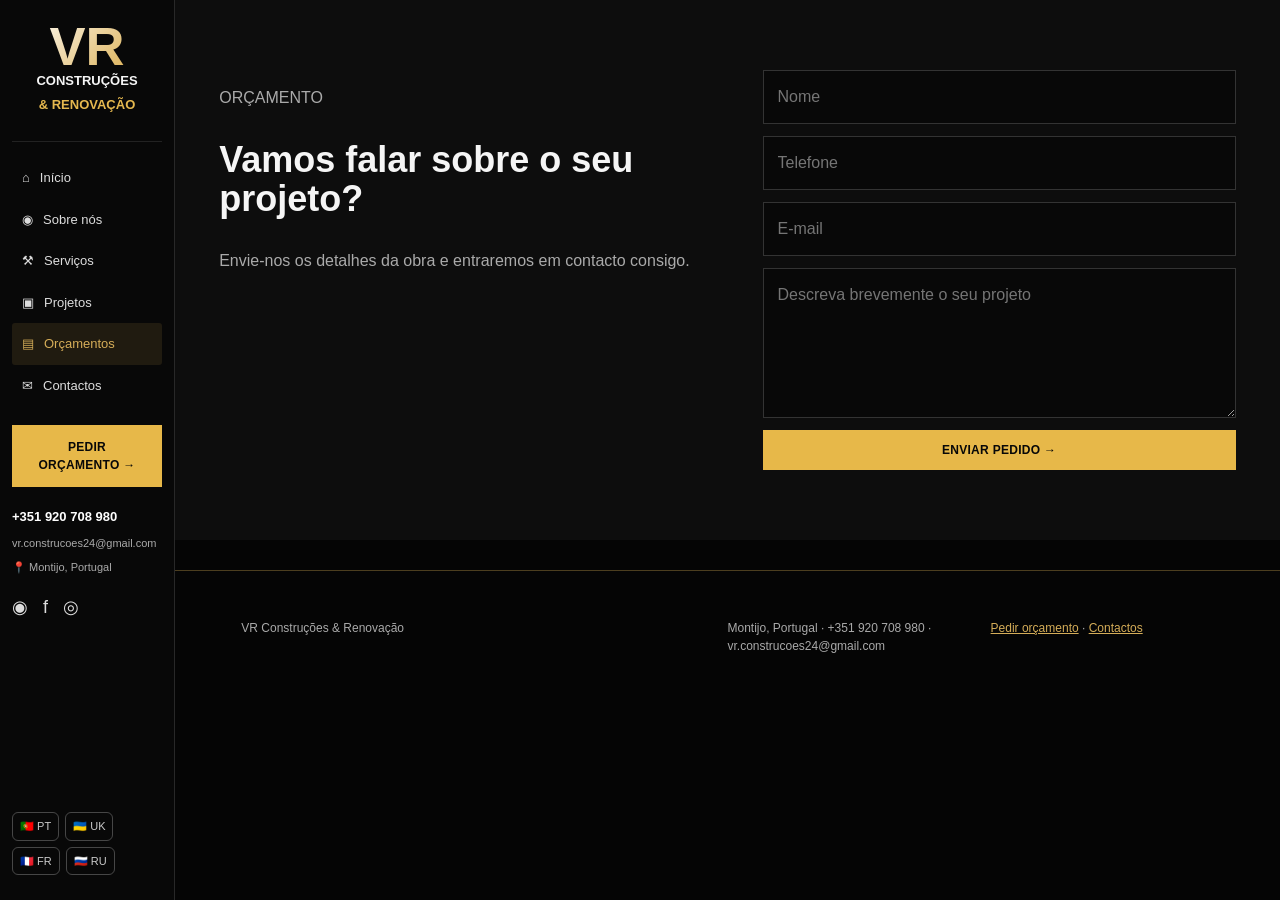
<file: orcamentos.html>
<!DOCTYPE html>
<!DOCTYPE html>

<html lang="pt">
<head>
<meta charset="utf-8"/>
<meta content="width=device-width, initial-scale=1.0" name="viewport"/>
<meta content="VR Construções &amp; Renovação — construção, remodelação e acabamentos de interiores em Lisboa, Montijo, Setúbal e arredores." name="description"/>
<title>Orçamentos | VR Construções &amp; Renovação</title>
<link href="style.css" rel="stylesheet"/>
<style>
.services-grid{display:grid;grid-template-columns:repeat(2,minmax(0,1fr));gap:18px;margin-top:28px}
.service-card{padding:22px;border:1px solid rgba(0,0,0,.10);border-radius:14px;background:rgba(255,255,255,.55)}
.service-card h3{margin:0 0 8px}
.service-card p{margin:0;line-height:1.6}
.services-note{margin-top:28px;line-height:1.7}
@media (max-width:700px){.services-grid{grid-template-columns:1fr}}
</style>
<style>
.contact-description{background:linear-gradient(180deg,rgba(255,255,255,.02),rgba(255,255,255,.05))}
.contact-form{max-width:760px;margin-top:34px;padding:28px;border:1px solid rgba(255,255,255,.12);border-radius:16px}
.contact-form form{display:grid;gap:16px}
.contact-form label{display:grid;gap:7px;font-weight:600}
.contact-form input,.contact-form textarea{width:100%;box-sizing:border-box;padding:13px 14px;border:1px solid rgba(255,255,255,.16);border-radius:8px;background:rgba(0,0,0,.25);color:inherit;font:inherit}
.contact-form textarea{resize:vertical}
.form-note{margin-top:16px;opacity:.75}
</style>
<style>html{scroll-behavior:smooth}body{margin:0}.sidebar nav a{display:flex;gap:10px}.sidebar nav a.active{color:#d5ad58}.site-footer{padding:36px 6%;border-top:1px solid rgba(210,170,80,.35);margin-top:30px}.site-footer a{color:#d5ad58}.section{scroll-margin-top:20px}</style></head>
<body>
<aside class="sidebar">
<div class="brand">
<div class="vr">VR</div>
<strong>CONSTRUÇÕES<br/><span>&amp; RENOVAÇÃO</span></strong>
</div>
<nav>
<a href="index.html">⌂ <span>Início</span></a>
<a href="sobre.html">◉ <span>Sobre nós</span></a>
<a href="servicos.html">⚒ <span>Serviços</span></a>
<a href="projetos.html">▣ <span>Projetos</span></a>
<a class="active" href="orcamentos.html">▤ <span>Orçamentos</span></a>
<a href="contactos.html">✉ <span>Contactos</span></a>
</nav>
<a class="side-cta" href="orcamentos.html">PEDIR ORÇAMENTO →</a>
<div class="contact-mini">
<b>+351 920 708 980</b>
<span>vr.construcoes24@gmail.com</span>
<span>📍 Montijo, Portugal</span>
</div>
<div class="social">◉   f   ◎</div>
<div class="langs"><button data-lang="pt" onclick="setLanguage('pt')" type="button">🇵🇹 PT</button><button data-lang="uk" onclick="setLanguage('uk')" type="button">🇺🇦 UK</button><button data-lang="fr" onclick="setLanguage('fr')" type="button">🇫🇷 FR</button><button data-lang="ru" onclick="setLanguage('ru')" type="button">🇷🇺 RU</button></div>
</aside>
<main><section class="quote section" id="orcamento">
<div>
<p class="gold">ORÇAMENTO</p>
<h2>Vamos falar sobre o seu projeto?</h2>
<p>Envie-nos os detalhes da obra e entraremos em contacto consigo.</p>
</div>
<form onsubmit="sendQuote(event)">
<input id="name" placeholder="Nome" required=""/>
<input id="phone" placeholder="Telefone" required=""/>
<input id="email" placeholder="E-mail" type="email"/>
<textarea id="message" placeholder="Descreva brevemente o seu projeto" rows="5"></textarea>
<button class="button" type="submit">ENVIAR PEDIDO →</button>
</form>
</section><footer class="section site-footer"><p>VR Construções &amp; Renovação</p><p>Montijo, Portugal · +351 920 708 980 · vr.construcoes24@gmail.com</p><p><a href="orcamentos.html">Pedir orçamento</a> · <a href="contactos.html">Contactos</a></p></footer></main>
<script>
function sendQuote(e){
  e.preventDefault();
  const name = document.getElementById('name').value;
  const phone = document.getElementById('phone').value;
  const email = document.getElementById('email').value;
  const msg = document.getElementById('message').value;
  const text = `Olá, sou ${name}. Telefone: ${phone}. Email: ${email}. Projeto: ${msg}`;
  window.open('https://wa.me/351920708980?text=' + encodeURIComponent(text), '_blank');
}
</script>
<script>
const siteTranslations = {"pt":{"Início":"Início","Sobre nós":"Sobre nós","Serviços":"Serviços","Projetos":"Projetos","Orçamentos":"Orçamentos","Contactos":"Contactos","PEDIR ORÇAMENTO →":"PEDIR ORÇAMENTO →","QUALIDADE | CONFIANÇA | EXPERIÊNCIA":"QUALIDADE | CONFIANÇA | EXPERIÊNCIA","VR CONSTRUÇÕES & RENOVAÇÃO":"VR CONSTRUÇÕES & RENOVAÇÃO","CONSTRUÍMOS":"CONSTRUÍMOS","E RENOVAMOS":"E RENOVAMOS","A SUA CASA":"A SUA CASA","Soluções completas em construção, remodelação e acabamentos de interiores na região de Lisboa, Montijo, Setúbal e arredores.":"Soluções completas em construção, remodelação e acabamentos de interiores na região de Lisboa, Montijo, Setúbal e arredores.","CONSTRUÇÃO":"CONSTRUÇÃO","DE MORADIAS":"DE MORADIAS","Projetos personalizados do início ao fim.":"Projetos personalizados do início ao fim.","REMODELAÇÃO":"REMODELAÇÃO","DE INTERIORES":"DE INTERIORES","Mais conforto e modernidade para o seu lar.":"Mais conforto e modernidade para o seu lar.","ACABAMENTOS":"ACABAMENTOS","DE QUALIDADE":"DE QUALIDADE","Trabalhamos com os melhores materiais.":"Trabalhamos com os melhores materiais.","SOBRE NÓS":"SOBRE NÓS","Construímos com":"Construímos com","experiência e dedicação":"experiência e dedicação","A VR Construções & Renovação é uma empresa especializada em construção, remodelação e acabamentos de interiores, com foco na qualidade, no cumprimento de prazos e na satisfação dos nossos clientes.":"A VR Construções & Renovação é uma empresa especializada em construção, remodelação e acabamentos de interiores, com foco na qualidade, no cumprimento de prazos e na satisfação dos nossos clientes.","Atuamos na região de Lisboa, Montijo, Setúbal e arredores, oferecendo soluções completas para transformar os seus espaços.":"Atuamos na região de Lisboa, Montijo, Setúbal e arredores, oferecendo soluções completas para transformar os seus espaços.","SABER MAIS SOBRE NÓS →":"SABER MAIS SOBRE NÓS →","EM NÚMEROS":"EM NÚMEROS","concluídos":"concluídos","Clientes":"Clientes","satisfeitos":"satisfeitos","Anos de":"Anos de","experiência":"experiência","OS NOSSOS TRABALHOS":"OS NOSSOS TRABALHOS","VER TODOS OS PROJETOS →":"VER TODOS OS PROJETOS →","Instalação de cozinhas":"Instalação de cozinhas","Montagem e instalação de cozinhas, móveis, bancadas, equipamentos e soluções personalizadas.":"Montagem e instalação de cozinhas, móveis, bancadas, equipamentos e soluções personalizadas.","Instalação de cozinha":"Instalação de cozinha","Montagem de móveis":"Montagem de móveis","Montagem e acabamento":"Montagem e acabamento","Cozinha concluída":"Cozinha concluída","Cozinha moderna":"Cozinha moderna","Acabamentos e iluminação":"Acabamentos e iluminação","Carpintaria personalizada":"Carpintaria personalizada","Roupeiros por medida":"Roupeiros por medida","Acabamento final":"Acabamento final","Portefólio":"Portefólio","Instalação de laminado e vinil":"Instalação de laminado e vinil","Aplicação profissional de pavimentos laminados e vinílicos, incluindo preparação, alinhamento, cortes e acabamento.":"Aplicação profissional de pavimentos laminados e vinílicos, incluindo preparação, alinhamento, cortes e acabamento.","Estruturas e placas de gesso cartonado":"Estruturas e placas de gesso cartonado","Execução de estruturas metálicas, paredes divisórias, revestimentos e tetos em placas de gesso cartonado, incluindo soluções para espaços com diferentes geometrias.":"Execução de estruturas metálicas, paredes divisórias, revestimentos e tetos em placas de gesso cartonado, incluindo soluções para espaços com diferentes geometrias.","Estrutura e gesso cartonado":"Estrutura e gesso cartonado","Instalação de portas interiores":"Instalação de portas interiores","Instalação e acabamento de portas interiores, incluindo aros, ferragens, dobradiças, fechaduras e afinação final para um resultado limpo e preciso.":"Instalação e acabamento de portas interiores, incluindo aros, ferragens, dobradiças, fechaduras e afinação final para um resultado limpo e preciso.","Instalação de portas":"Instalação de portas","Instalação completa de portas interiores, incluindo montagem, ajuste das folhas, dobradiças, fechaduras, puxadores e ferragens, com acabamento e afinação final.":"Instalação completa de portas interiores, incluindo montagem, ajuste das folhas, dobradiças, fechaduras, puxadores e ferragens, com acabamento e afinação final.","Montagem de ferragens":"Montagem de ferragens","Instalação de puxadores":"Instalação de puxadores","Montagem e ajuste de ferragens":"Montagem e ajuste de ferragens","Instalação de fechaduras":"Instalação de fechaduras","Afinação da porta":"Afinação da porta","Demolições e preparação de obra":"Demolições e preparação de obra","Execução de diferentes trabalhos de demolição e preparação de espaços para renovação: demolição de paredes e divisórias, remoção de revestimentos, pavimentos e elementos existentes, com preparação do local para a fase seguinte da obra.":"Execução de diferentes trabalhos de demolição e preparação de espaços para renovação: demolição de paredes e divisórias, remoção de revestimentos, pavimentos e elementos existentes, com preparação do local para a fase seguinte da obra.","Demolição e preparação de obra":"Demolição e preparação de obra","Aplicação de silicone":"Aplicação de silicone","Aplicação profissional de silicone em casas de banho, cozinhas, janelas, juntas, sanitários, lavatórios, duches, banheiras, bancadas e outros pontos que necessitem de vedação e acabamento.":"Aplicação profissional de silicone em casas de banho, cozinhas, janelas, juntas, sanitários, lavatórios, duches, banheiras, bancadas e outros pontos que necessitem de vedação e acabamento.","Aplicação profissional de silicone e selagem.":"Aplicação profissional de silicone e selagem.","Vedação e acabamento":"Vedação e acabamento","Casas de banho":"Casas de banho","Bancadas e juntas":"Bancadas e juntas","Juntas e acabamentos":"Juntas e acabamentos","Selagem profissional":"Selagem profissional","Execução e instalação de terraços":"Execução e instalação de terraços","Execução de terraços exteriores, incluindo preparação, instalação de pavimentos, acabamentos e soluções para espaços exteriores.":"Execução de terraços exteriores, incluindo preparação, instalação de pavimentos, acabamentos e soluções para espaços exteriores.","Terraços exteriores e pavimentos":"Terraços exteriores e pavimentos","O QUE DIZEM OS NOSSOS CLIENTES":"O QUE DIZEM OS NOSSOS CLIENTES","Excelente trabalho, muito profissionais e cumpriram todos os prazos. Recomendo a VR Construções & Renovação a todos!":"Excelente trabalho, muito profissionais e cumpriram todos os prazos. Recomendo a VR Construções & Renovação a todos!","Fizemos a remodelação completa da nossa casa e o resultado superou todas as expectativas. Qualidade e atenção aos detalhes.":"Fizemos a remodelação completa da nossa casa e o resultado superou todas as expectativas. Qualidade e atenção aos detalhes.","Equipa séria, organizada e com grande experiência. O acabamento ficou impecável. Voltarei a trabalhar com eles.":"Equipa séria, organizada e com grande experiência. O acabamento ficou impecável. Voltarei a trabalhar com eles.","Cliente — Lisboa":"Cliente — Lisboa","Cliente — Montijo":"Cliente — Montijo","Cliente — Setúbal":"Cliente — Setúbal","ORÇAMENTO":"ORÇAMENTO","Vamos falar sobre o seu projeto?":"Vamos falar sobre o seu projeto?","Envie-nos os detalhes da obra e entraremos em contacto consigo.":"Envie-nos os detalhes da obra e entraremos em contacto consigo.","Nome":"Nome","Telefone":"Telefone","E-mail":"E-mail","Descreva brevemente o seu projeto":"Descreva brevemente o seu projeto","ENVIAR PEDIDO →":"ENVIAR PEDIDO →","Construção, remodelação e acabamentos de interiores.":"Construção, remodelação e acabamentos de interiores.","CONTACTOS":"CONTACTOS","NAVEGAÇÃO":"NAVEGAÇÃO","Todos os direitos reservados.":"Todos os direitos reservados.","Instalação de estores VELUX":"Instalação de estores VELUX","Instalação e montagem de estores e acessórios para janelas de sótão VELUX.":"Instalação e montagem de estores e acessórios para janelas de sótão VELUX.","ГЛАВНАЯ":"INÍCIO","Строительство и ремонт с профессиональным подходом":"Construção e renovação com uma abordagem profissional","Мы выполняем широкий спектр строительных, ремонтных и отделочных работ для частных клиентов, владельцев недвижимости и коммерческих помещений.":"Realizamos uma ampla variedade de trabalhos de construção, remodelação e acabamentos para clientes particulares, proprietários de imóveis e espaços comerciais.","От небольшого ремонта до полного обновления помещения — берёмся за проекты разной сложности и внимательно контролируем каждый этап работы.":"Desde pequenas reparações até à renovação completa de um espaço — assumimos projetos de diferentes níveis de complexidade e acompanhamos cuidadosamente cada etapa.","Качество. Ответственность. Точные сроки. Профессиональный результат.":"Qualidade. Responsabilidade. Prazos cumpridos. Resultado profissional.","Получить консультацию":"Pedir consulta","Рассчитать стоимость проекта":"Calcular o custo do projeto","О КОМПАНИИ":"SOBRE A EMPRESA","Надёжный партнёр для вашего проекта":"Um parceiro de confiança para o seu projeto","Мы специализируемся на строительстве, ремонте и отделке помещений. Наша задача — не просто выполнить работу, а создать качественный и долговечный результат, который соответствует пожеланиям клиента.":"Somos especializados em construção, remodelação e acabamentos de espaços. O nosso objetivo não é apenas realizar o trabalho, mas criar um resultado de qualidade e duradouro, de acordo com as necessidades do cliente.","Перед началом работ мы обсуждаем проект, оцениваем объём необходимых работ и предлагаем оптимальное решение.":"Antes de iniciar os trabalhos, analisamos o projeto, avaliamos o volume de trabalho necessário e apresentamos a solução mais adequada.","Мы ценим доверие наших клиентов и стремимся к тому, чтобы каждый проект был выполнен качественно, аккуратно и профессионально.":"Valorizamos a confiança dos nossos clientes e procuramos garantir que cada projeto seja executado com qualidade, cuidado e profissionalismo.","НАШИ УСЛУГИ":"OS NOSSOS SERVIÇOS","Полный комплекс строительных и ремонтных работ":"Soluções completas de construção e renovação","Ремонт помещений":"Renovação de espaços","Квартиры, дома, офисы, магазины и другие коммерческие помещения.":"Apartamentos, casas, escritórios, lojas e outros espaços comerciais.","Гипсокартон и перегородки":"Pladur e divisórias","Потолки, стены, перегородки, короба и другие конструкции из гипсокартона.":"Tetos, paredes, divisórias, sancas e outras estruturas em pladur.","Штукатурные работы":"Trabalhos de reboco","Выравнивание стен и потолков, подготовка поверхностей и другие работы.":"Nivelamento de paredes e tetos, preparação de superfícies e outros trabalhos.","Малярные работы":"Pintura","Подготовка поверхностей, шпаклёвка, грунтовка и покраска.":"Preparação de superfícies, aplicação de massa, primário e pintura.","Напольные покрытия":"Pavimentos","Ламинат, паркет и другие виды напольных покрытий.":"Laminado, parquet e outros tipos de pavimentos.","Демонтажные работы":"Trabalhos de demolição","Демонтаж стен, перегородок, напольных покрытий, потолков и других конструкций.":"Demolição de paredes, divisórias, pavimentos, tetos e outras estruturas.","Реконструкция и перепланировка":"Reconstrução e remodelação","Изменение пространства и комплексное обновление помещений.":"Alteração de espaços e renovação completa de interiores.","Отделочные работы":"Trabalhos de acabamento","Выполняем различные виды внутренних отделочных работ в соответствии с проектом.":"Executamos vários tipos de trabalhos de acabamento interior de acordo com o projeto.","Если необходимой вам услуги нет в списке — свяжитесь с нами.":"Se o serviço de que necessita não estiver na lista, entre em contacto connosco.","Мы рассмотрим вашу задачу и предложим решение.":"Analisaremos a sua necessidade e apresentaremos uma solução.","НАШИ РАБОТЫ":"OS NOSSOS TRABALHOS","Результат, который говорит сам за себя":"Um resultado que fala por si","Здесь мы показываем реальные проекты, выполненные нашей командой — от демонтажных и подготовительных работ до ремонта, отделки и финального результата.":"Aqui mostramos projetos reais realizados pela nossa equipa — desde trabalhos de demolição e preparação até à renovação, acabamentos e resultado final.","Фотографии до и после, отдельные этапы работ и готовые помещения позволяют увидеть качество нашей работы и подход к деталям.":"As fotografias do antes e depois, as diferentes fases dos trabalhos e os espaços concluídos permitem ver a qualidade do nosso trabalho e a atenção aos detalhes.","Посмотрите наши проекты и убедитесь в качестве выполненных работ.":"Veja os nossos projetos e confirme a qualidade dos trabalhos realizados.","ПОЧЕМУ МЫ":"PORQUÊ NÓS","Почему клиенты выбирают нас":"Porque os clientes nos escolhem","Профессиональный подход":"Abordagem profissional","К каждой работе подходим индивидуально и учитываем особенности конкретного проекта.":"Abordamos cada trabalho de forma individual e temos em conta as características de cada projeto.","Качество":"Qualidade","Используем проверенные материалы и уделяем внимание деталям на каждом этапе.":"Utilizamos materiais de confiança e prestamos atenção aos detalhes em cada etapa.","Ответственность":"Responsabilidade","Соблюдаем договорённости и внимательно относимся к поставленным задачам.":"Cumprimos os acordos e tratamos cada tarefa com responsabilidade.","Прозрачная работа":"Trabalho transparente","Перед началом работ обсуждаем объём, этапы и стоимость.":"Antes de iniciar os trabalhos, discutimos o âmbito, as etapas e o custo.","Разные виды работ":"Vários tipos de trabalhos","Вы можете заказать комплекс работ у одной строительной команды, не привлекая несколько разных подрядчиков.":"Pode contratar vários tipos de trabalhos com uma única equipa, sem necessidade de recorrer a diferentes empreiteiros.","Ориентация на клиента":"Foco no cliente","Наша задача — чтобы клиент получил качественный результат и остался доволен выполненной работой.":"O nosso objetivo é garantir um resultado de qualidade e a satisfação do cliente.","ОТЗЫВЫ":"TESTEMUNHOS","Что говорят наши клиенты":"O que dizem os nossos clientes","Мы ценим доверие наших клиентов и предлагаем ознакомиться с отзывами о выполненных проектах.":"Valorizamos a confiança dos nossos clientes e convidamo-lo a conhecer os testemunhos sobre os projetos realizados.","Ваш отзыв тоже важен.":"A sua opinião também é importante.","Ваш отзыв тоже важен для нас.":"A sua opinião também é importante para nós.","После завершения работы вы можете поделиться своим впечатлением и помочь другим клиентам сделать правильный выбор.":"Após a conclusão do trabalho, pode partilhar a sua experiência e ajudar outros clientes a fazer a escolha certa.","КОНТАКТЫ":"CONTACTOS","Обсудим ваш проект?":"Vamos falar sobre o seu projeto?","Расскажите нам, что необходимо сделать, отправьте фотографии или описание помещения — мы свяжемся с вами и обсудим детали проекта.":"Diga-nos o que precisa de fazer, envie fotografias ou uma descrição do espaço — entraremos em contacto consigo para discutir os detalhes do projeto.","Запросить расчёт стоимости":"Pedir orçamento","Телефон:":"Telefone:","Email:":"Email:","Работаем в:":"Área de atuação:","Оставьте заявку":"Deixe o seu pedido","Имя":"Nome","Телефон":"Telefone","Описание работы":"Descrição do trabalho","Отправить заявку":"Enviar pedido","Мы свяжемся с вами в ближайшее время.":"Entraremos em contacto consigo em breve.","Estuque Veneziano e efeitos decorativos":"Estuque Veneziano e efeitos decorativos","Aplicação de estuque veneziano e revestimentos decorativos com diferentes texturas, efeitos, cores e acabamentos. Criamos paredes decorativas elegantes e personalizadas para interiores, escadas, salas e outros espaços.":"Aplicação de estuque veneziano e revestimentos decorativos com diferentes texturas, efeitos, cores e acabamentos. Criamos paredes decorativas elegantes e personalizadas para interiores, escadas, salas e outros espaços.","Fachadas e revestimentos exteriores":"Fachadas e revestimentos exteriores","Execução e acabamento de fachadas, revestimentos exteriores e elementos decorativos, com atenção à estética, resistência e qualidade dos detalhes.":"Execução e acabamento de fachadas, revestimentos exteriores e elementos decorativos, com atenção à estética, resistência e qualidade dos detalhes.","Acabamento veneziano":"Acabamento veneziano","Efeito decorativo texturado":"Efeito decorativo texturado","Textura mineral":"Textura mineral","Efeito decorativo exclusivo":"Efeito decorativo exclusivo","Acabamento artesanal":"Acabamento artesanal","Detalhes e molduras decorativas":"Detalhes e molduras decorativas","Decoração de interiores":"Decoração de interiores","Efeito metálico":"Efeito metálico","Acabamento decorativo azul":"Acabamento decorativo azul","Efeito decorativo claro":"Efeito decorativo claro","Textura e profundidade":"Textura e profundidade","Acabamento personalizado":"Acabamento personalizado","Fachada e revestimento exterior":"Fachada e revestimento exterior","Венецианская штукатурка":"Estuque Veneziano","Декоративные покрытия, фактурные эффекты, металлические и классические отделки для стен и интерьеров.":"Revestimentos decorativos, efeitos texturados e acabamentos metálicos ou clássicos para paredes e interiores.","Фасады и наружная отделка":"Fachadas e acabamentos exteriores","Отделка фасадов, наружные покрытия и декоративные элементы с вниманием к качеству и долговечности.":"Acabamento de fachadas, revestimentos exteriores e elementos decorativos com atenção à qualidade e durabilidade."},"uk":{"Início":"Головна","Sobre nós":"Про нас","Serviços":"Послуги","Projetos":"Проєкти","Orçamentos":"Кошторис","Contactos":"Контакти","PEDIR ORÇAMENTO →":"ЗАМОВИТИ КОШТОРИС →","QUALIDADE | CONFIANÇA | EXPERIÊNCIA":"ЯКІСТЬ | ДОВІРА | ДОСВІД","VR CONSTRUÇÕES & RENOVAÇÃO":"VR БУДІВНИЦТВО & РЕМОНТ","CONSTRUÍMOS":"БУДУЄМО","E RENOVAMOS":"ТА РЕМОНТУЄМО","A SUA CASA":"ВАШ БУДИНОК","Soluções completas em construção, remodelação e acabamentos de interiores na região de Lisboa, Montijo, Setúbal e arredores.":"Комплексні рішення з будівництва, ремонту та внутрішнього оздоблення в Лісабоні, Монтежу, Сетубалі та околицях.","CONSTRUÇÃO":"БУДІВНИЦТВО","DE MORADIAS":"БУДИНКІВ","Projetos personalizados do início ao fim.":"Індивідуальні проєкти від початку до кінця.","REMODELAÇÃO":"РЕМОНТ","DE INTERIORES":"ІНТЕР’ЄРІВ","Mais conforto e modernidade para o seu lar.":"Більше комфорту та сучасності для вашого дому.","ACABAMENTOS":"ОЗДОБЛЕННЯ","DE QUALIDADE":"ВИСОКОЇ ЯКОСТІ","Trabalhamos com os melhores materiais.":"Працюємо з якісними матеріалами.","SOBRE NÓS":"ПРО НАС","Construímos com":"Будуємо з","experiência e dedicação":"досвідом та відданістю справі","A VR Construções & Renovação é uma empresa especializada em construção, remodelação e acabamentos de interiores, com foco na qualidade, no cumprimento de prazos e na satisfação dos nossos clientes.":"VR Construções & Renovação спеціалізується на будівництві, ремонті та внутрішньому оздобленні, приділяючи особливу увагу якості, дотриманню термінів і задоволенню клієнтів.","Atuamos na região de Lisboa, Montijo, Setúbal e arredores, oferecendo soluções completas para transformar os seus espaços.":"Працюємо в Лісабоні, Монтежу, Сетубалі та околицях, пропонуючи комплексні рішення для перетворення ваших приміщень.","SABER MAIS SOBRE NÓS →":"ДІЗНАТИСЯ БІЛЬШЕ ПРО НАС →","EM NÚMEROS":"У ЦИФРАХ","concluídos":"завершено","Clientes":"Клієнти","satisfeitos":"задоволені","Anos de":"Років","experiência":"досвіду","OS NOSSOS TRABALHOS":"НАШІ РОБОТИ","VER TODOS OS PROJETOS →":"ПЕРЕГЛЯНУТИ ВСІ ПРОЄКТИ →","Instalação de cozinhas":"Встановлення кухонь","Montagem e instalação de cozinhas, móveis, bancadas, equipamentos e soluções personalizadas.":"Монтаж і встановлення кухонь, меблів, стільниць, техніки та індивідуальних рішень.","Instalação de cozinha":"Встановлення кухні","Montagem de móveis":"Монтаж меблів","Montagem e acabamento":"Монтаж та оздоблення","Cozinha concluída":"Готова кухня","Cozinha moderna":"Сучасна кухня","Acabamentos e iluminação":"Оздоблення та освітлення","Carpintaria personalizada":"Індивідуальна столярка","Roupeiros por medida":"Шафи на замовлення","Acabamento final":"Фінальне оздоблення","Portefólio":"Портфоліо","Instalação de laminado e vinil":"Укладання ламінату та вінілового покриття","Aplicação profissional de pavimentos laminados e vinílicos, incluindo preparação, alinhamento, cortes e acabamento.":"Професійне укладання ламінату та вінілових підлог, включно з підготовкою, вирівнюванням, різанням і фінішним оздобленням.","Estruturas e placas de gesso cartonado":"Конструкції та гіпсокартон","Execução de estruturas metálicas, paredes divisórias, revestimentos e tetos em placas de gesso cartonado, incluindo soluções para espaços com diferentes geometrias.":"Монтаж металевих конструкцій, перегородок, облицювань і стель із гіпсокартону, включно з рішеннями для приміщень різної геометрії.","Estrutura e gesso cartonado":"Каркас та гіпсокартон","Instalação de portas interiores":"Встановлення міжкімнатних дверей","Instalação e acabamento de portas interiores, incluindo aros, ferragens, dobradiças, fechaduras e afinação final para um resultado limpo e preciso.":"Встановлення та оздоблення міжкімнатних дверей, включно з коробками, фурнітурою, петлями, замками та фінальним регулюванням.","Instalação de portas":"Встановлення дверей","Instalação completa de portas interiores, incluindo montagem, ajuste das folhas, dobradiças, fechaduras, puxadores e ferragens, com acabamento e afinação final.":"Повне встановлення міжкімнатних дверей: монтаж, регулювання полотен, петлі, замки, ручки та фурнітура з фінальним оздобленням.","Montagem de ferragens":"Монтаж фурнітури","Instalação de puxadores":"Встановлення ручок","Montagem e ajuste de ferragens":"Монтаж і регулювання фурнітури","Instalação de fechaduras":"Встановлення замків","Afinação da porta":"Регулювання дверей","Demolições e preparação de obra":"Демонтаж і підготовка об’єкта","Execução de diferentes trabalhos de demolição e preparação de espaços para renovação: demolição de paredes e divisórias, remoção de revestimentos, pavimentos e elementos existentes, com preparação do local para a fase seguinte da obra.":"Виконуємо різні демонтажні роботи та підготовку приміщень до ремонту: демонтаж стін і перегородок, видалення покриттів, підлог та існуючих конструкцій.","Demolição e preparação de obra":"Демонтаж і підготовка об’єкта","Aplicação de silicone":"Нанесення силікону","Aplicação profissional de silicone em casas de banho, cozinhas, janelas, juntas, sanitários, lavatórios, duches, banheiras, bancadas e outros pontos que necessitem de vedação e acabamento.":"Професійне нанесення силікону у ванних кімнатах, кухнях, біля вікон, стиків, сантехніки, умивальників, душів, ванн, стільниць та інших місць, що потребують герметизації.","Aplicação profissional de silicone e selagem.":"Професійне нанесення силікону та герметизація.","Vedação e acabamento":"Герметизація та оздоблення","Casas de banho":"Ванні кімнати","Bancadas e juntas":"Стільниці та стики","Juntas e acabamentos":"Стики та оздоблення","Selagem profissional":"Професійна герметизація","Execução e instalação de terraços":"Будівництво та монтаж терас","Execução de terraços exteriores, incluindo preparação, instalação de pavimentos, acabamentos e soluções para espaços exteriores.":"Будівництво зовнішніх терас, включно з підготовкою, укладанням підлогових покриттів та оздобленням.","Terraços exteriores e pavimentos":"Зовнішні тераси та підлогові покриття","O QUE DIZEM OS NOSSOS CLIENTES":"ЩО КАЖУТЬ НАШІ КЛІЄНТИ","Excelente trabalho, muito profissionais e cumpriram todos os prazos. Recomendo a VR Construções & Renovação a todos!":"Відмінна робота, дуже професійна команда, усі терміни дотримані. Рекомендую VR Construções & Renovação!","Fizemos a remodelação completa da nossa casa e o resultado superou todas as expectativas. Qualidade e atenção aos detalhes.":"Ми зробили повний ремонт будинку, і результат перевершив усі очікування. Висока якість та увага до деталей.","Equipa séria, organizada e com grande experiência. O acabamento ficou impecável. Voltarei a trabalhar com eles.":"Серйозна, організована та досвідчена команда. Оздоблення бездоганне. Буду працювати з ними знову.","Cliente — Lisboa":"Клієнт — Лісабон","Cliente — Montijo":"Клієнт — Монтежу","Cliente — Setúbal":"Клієнт — Сетубал","ORÇAMENTO":"КОШТОРИС","Vamos falar sobre o seu projeto?":"Поговоримо про ваш проєкт?","Envie-nos os detalhes da obra e entraremos em contacto consigo.":"Надішліть деталі робіт, і ми зв’яжемося з вами.","Nome":"Ім’я","Telefone":"Телефон","E-mail":"E-mail","Descreva brevemente o seu projeto":"Коротко опишіть ваш проєкт","ENVIAR PEDIDO →":"НАДІСЛАТИ ЗАПИТ →","Construção, remodelação e acabamentos de interiores.":"Будівництво, ремонт та внутрішнє оздоблення.","CONTACTOS":"КОНТАКТИ","NAVEGAÇÃO":"НАВІГАЦІЯ","Todos os direitos reservados.":"Усі права захищені.","Instalação de estores VELUX":"Встановлення штор VELUX","Instalação e montagem de estores e acessórios para janelas de sótão VELUX.":"Встановлення та монтаж штор і аксесуарів для мансардних вікон VELUX.","ГЛАВНАЯ":"ГОЛОВНА","Строительство и ремонт с профессиональным подходом":"Будівництво та ремонт із професійним підходом","Мы выполняем широкий спектр строительных, ремонтных и отделочных работ для частных клиентов, владельцев недвижимости и коммерческих помещений.":"Ми виконуємо широкий спектр будівельних, ремонтних та оздоблювальних робіт для приватних клієнтів, власників нерухомості та комерційних приміщень.","От небольшого ремонта до полного обновления помещения — берёмся за проекты разной сложности и внимательно контролируем каждый этап работы.":"Від невеликого ремонту до повного оновлення приміщення — беремося за проєкти різної складності та уважно контролюємо кожен етап роботи.","Качество. Ответственность. Точные сроки. Профессиональный результат.":"Якість. Відповідальність. Точні терміни. Професійний результат.","Получить консультацию":"Отримати консультацію","Рассчитать стоимость проекта":"Розрахувати вартість проєкту","О КОМПАНИИ":"ПРО КОМПАНІЮ","Надёжный партнёр для вашего проекта":"Надійний партнер для вашого проєкту","Мы специализируемся на строительстве, ремонте и отделке помещений. Наша задача — не просто выполнить работу, а создать качественный и долговечный результат, который соответствует пожеланиям клиента.":"Ми спеціалізуємося на будівництві, ремонті та оздобленні приміщень. Наше завдання — не просто виконати роботу, а створити якісний і довговічний результат, який відповідає побажанням клієнта.","Перед началом работ мы обсуждаем проект, оцениваем объём необходимых работ и предлагаем оптимальное решение.":"Перед початком робіт ми обговорюємо проєкт, оцінюємо обсяг необхідних робіт та пропонуємо оптимальне рішення.","Мы ценим доверие наших клиентов и стремимся к тому, чтобы каждый проект был выполнен качественно, аккуратно и профессионально.":"Ми цінуємо довіру наших клієнтів і прагнемо, щоб кожен проєкт був виконаний якісно, акуратно та професійно.","НАШИ УСЛУГИ":"НАШІ ПОСЛУГИ","Полный комплекс строительных и ремонтных работ":"Повний комплекс будівельних та ремонтних робіт","Ремонт помещений":"Ремонт приміщень","Квартиры, дома, офисы, магазины и другие коммерческие помещения.":"Квартири, будинки, офіси, магазини та інші комерційні приміщення.","Гипсокартон и перегородки":"Гіпсокартон і перегородки","Потолки, стены, перегородки, короба и другие конструкции из гипсокартона.":"Стелі, стіни, перегородки, короби та інші конструкції з гіпсокартону.","Штукатурные работы":"Штукатурні роботи","Выравнивание стен и потолков, подготовка поверхностей и другие работы.":"Вирівнювання стін і стель, підготовка поверхонь та інші роботи.","Малярные работы":"Малярні роботи","Подготовка поверхностей, шпаклёвка, грунтовка и покраска.":"Підготовка поверхонь, шпаклювання, ґрунтування та фарбування.","Напольные покрытия":"Підлогові покриття","Ламинат, паркет и другие виды напольных покрытий.":"Ламінат, паркет та інші види підлогових покриттів.","Демонтажные работы":"Демонтажні роботи","Демонтаж стен, перегородок, напольных покрытий, потолков и других конструкций.":"Демонтаж стін, перегородок, підлогових покриттів, стель та інших конструкцій.","Реконструкция и перепланировка":"Реконструкція та перепланування","Изменение пространства и комплексное обновление помещений.":"Зміна простору та комплексне оновлення приміщень.","Отделочные работы":"Оздоблювальні роботи","Выполняем различные виды внутренних отделочных работ в соответствии с проектом.":"Виконуємо різні види внутрішніх оздоблювальних робіт відповідно до проєкту.","Если необходимой вам услуги нет в списке — свяжитесь с нами.":"Якщо потрібної вам послуги немає у списку — зв’яжіться з нами.","Мы рассмотрим вашу задачу и предложим решение.":"Ми розглянемо ваше завдання та запропонуємо рішення.","НАШИ РАБОТЫ":"НАШІ РОБОТИ","Результат, который говорит сам за себя":"Результат, який говорить сам за себе","Здесь мы показываем реальные проекты, выполненные нашей командой — от демонтажных и подготовительных работ до ремонта, отделки и финального результата.":"Тут ми показуємо реальні проєкти, виконані нашою командою — від демонтажних і підготовчих робіт до ремонту, оздоблення та фінального результату.","Фотографии до и после, отдельные этапы работ и готовые помещения позволяют увидеть качество нашей работы и подход к деталям.":"Фотографії до і після, окремі етапи робіт та готові приміщення дозволяють побачити якість нашої роботи та увагу до деталей.","Посмотрите наши проекты и убедитесь в качестве выполненных работ.":"Перегляньте наші проєкти та переконайтеся в якості виконаних робіт.","ПОЧЕМУ МЫ":"ЧОМУ МИ","Почему клиенты выбирают нас":"Чому клієнти обирають нас","Профессиональный подход":"Професійний підхід","К каждой работе подходим индивидуально и учитываем особенности конкретного проекта.":"До кожної роботи підходимо індивідуально та враховуємо особливості конкретного проєкту.","Качество":"Якість","Используем проверенные материалы и уделяем внимание деталям на каждом этапе.":"Використовуємо перевірені матеріали та приділяємо увагу деталям на кожному етапі.","Ответственность":"Відповідальність","Соблюдаем договорённости и внимательно относимся к поставленным задачам.":"Дотримуємося домовленостей та відповідально ставимося до поставлених завдань.","Прозрачная работа":"Прозора робота","Перед началом работ обсуждаем объём, этапы и стоимость.":"Перед початком робіт обговорюємо обсяг, етапи та вартість.","Разные виды работ":"Різні види робіт","Вы можете заказать комплекс работ у одной строительной команды, не привлекая несколько разных подрядчиков.":"Ви можете замовити комплекс робіт в однієї будівельної команди, не залучаючи кількох різних підрядників.","Ориентация на клиента":"Орієнтація на клієнта","Наша задача — чтобы клиент получил качественный результат и остался доволен выполненной работой.":"Наше завдання — щоб клієнт отримав якісний результат і залишився задоволений виконаною роботою.","ОТЗЫВЫ":"ВІДГУКИ","Что говорят наши клиенты":"Що кажуть наші клієнти","Мы ценим доверие наших клиентов и предлагаем ознакомиться с отзывами о выполненных проектах.":"Ми цінуємо довіру наших клієнтів і пропонуємо ознайомитися з відгуками про виконані проєкти.","Ваш отзыв тоже важен.":"Ваш відгук також важливий.","Ваш отзыв тоже важен для нас.":"Ваш відгук також важливий для нас.","После завершения работы вы можете поделиться своим впечатлением и помочь другим клиентам сделать правильный выбор.":"Після завершення роботи ви можете поділитися своїми враженнями та допомогти іншим клієнтам зробити правильний вибір.","КОНТАКТЫ":"КОНТАКТИ","Обсудим ваш проект?":"Обговоримо ваш проєкт?","Расскажите нам, что необходимо сделать, отправьте фотографии или описание помещения — мы свяжемся с вами и обсудим детали проекта.":"Розкажіть нам, що потрібно зробити, надішліть фотографії або опис приміщення — ми зв’яжемося з вами та обговоримо деталі проєкту.","Запросить расчёт стоимости":"Запросити розрахунок вартості","Телефон:":"Телефон:","Email:":"Email:","Работаем в:":"Працюємо в:","Оставьте заявку":"Залиште заявку","Имя":"Ім’я","Телефон":"Телефон","Описание работы":"Опис роботи","Отправить заявку":"Надіслати заявку","Мы свяжемся с вами в ближайшее время.":"Ми зв’яжемося з вами найближчим часом.","Estuque Veneziano e efeitos decorativos":"Венеціанська штукатурка та декоративні ефекти","Aplicação de estuque veneziano e revestimentos decorativos com diferentes texturas, efeitos, cores e acabamentos. Criamos paredes decorativas elegantes e personalizadas para interiores, escadas, salas e outros espaços.":"Нанесення венеціанської штукатурки та декоративних покриттів із різними текстурами, ефектами, кольорами й варіантами оздоблення. Створюємо елегантні та індивідуальні декоративні стіни для інтер’єрів, сходів, віталень та інших приміщень.","Fachadas e revestimentos exteriores":"Фасади та зовнішні покриття","Execução e acabamento de fachadas, revestimentos exteriores e elementos decorativos, com atenção à estética, resistência e qualidade dos detalhes.":"Виконання та оздоблення фасадів, зовнішніх покриттів і декоративних елементів з увагою до естетики, міцності та якості деталей.","Acabamento veneziano":"Венеціанське оздоблення","Efeito decorativo texturado":"Фактурний декоративний ефект","Textura mineral":"Мінеральна текстура","Efeito decorativo exclusivo":"Ексклюзивний декоративний ефект","Acabamento artesanal":"Ручне декоративне оздоблення","Detalhes e molduras decorativas":"Декоративні деталі та молдинги","Decoração de interiores":"Декоративне оздоблення інтер’єру","Efeito metálico":"Металевий ефект","Acabamento decorativo azul":"Синє декоративне оздоблення","Efeito decorativo claro":"Світлий декоративний ефект","Textura e profundidade":"Текстура та глибина","Acabamento personalizado":"Індивідуальне оздоблення","Fachada e revestimento exterior":"Фасад і зовнішнє оздоблення","Венецианская штукатурка":"Венеціанська штукатурка","Декоративные покрытия, фактурные эффекты, металлические и классические отделки для стен и интерьеров.":"Декоративні покриття, фактурні ефекти та металеві або класичні оздоблення для стін і інтер’єрів.","Фасады и наружная отделка":"Фасади та зовнішнє оздоблення","Отделка фасадов, наружные покрытия и декоративные элементы с вниманием к качеству и долговечности.":"Оздоблення фасадів, зовнішні покриття та декоративні елементи з увагою до якості й довговічності."},"fr":{"Início":"Accueil","Sobre nós":"À propos","Serviços":"Services","Projetos":"Projets","Orçamentos":"Devis","Contactos":"Contact","PEDIR ORÇAMENTO →":"DEMANDER UN DEVIS →","QUALIDADE | CONFIANÇA | EXPERIÊNCIA":"QUALITÉ | CONFIANCE | EXPÉRIENCE","VR CONSTRUÇÕES & RENOVAÇÃO":"VR CONSTRUCTION & RÉNOVATION","CONSTRUÍMOS":"NOUS CONSTRUISONS","E RENOVAMOS":"ET RÉNOVONS","A SUA CASA":"VOTRE MAISON","Soluções completas em construção, remodelação e acabamentos de interiores na região de Lisboa, Montijo, Setúbal e arredores.":"Solutions complètes de construction, rénovation et finition intérieure à Lisbonne, Montijo, Setúbal et dans les environs.","CONSTRUÇÃO":"CONSTRUCTION","DE MORADIAS":"DE MAISONS","Projetos personalizados do início ao fim.":"Projets personnalisés du début à la fin.","REMODELAÇÃO":"RÉNOVATION","DE INTERIORES":"INTÉRIEURE","Mais conforto e modernidade para o seu lar.":"Plus de confort et de modernité pour votre maison.","ACABAMENTOS":"FINITIONS","DE QUALIDADE":"DE QUALITÉ","Trabalhamos com os melhores materiais.":"Nous travaillons avec des matériaux de qualité.","SOBRE NÓS":"À PROPOS","Construímos com":"Nous construisons avec","experiência e dedicação":"expérience et engagement","A VR Construções & Renovação é uma empresa especializada em construção, remodelação e acabamentos de interiores, com foco na qualidade, no cumprimento de prazos e na satisfação dos nossos clientes.":"VR Construções & Renovação est spécialisée dans la construction, la rénovation et les finitions intérieures, avec un engagement fort envers la qualité, les délais et la satisfaction des clients.","Atuamos na região de Lisboa, Montijo, Setúbal e arredores, oferecendo soluções completas para transformar os seus espaços.":"Nous intervenons à Lisbonne, Montijo, Setúbal et dans les environs, avec des solutions complètes pour transformer vos espaces.","SABER MAIS SOBRE NÓS →":"EN SAVOIR PLUS SUR NOUS →","EM NÚMEROS":"EN CHIFFRES","concluídos":"terminés","Clientes":"Clients","satisfeitos":"satisfaits","Anos de":"Années d’","experiência":"expérience","OS NOSSOS TRABALHOS":"NOS RÉALISATIONS","VER TODOS OS PROJETOS →":"VOIR TOUS LES PROJETS →","Instalação de cozinhas":"Installation de cuisines","Montagem e instalação de cozinhas, móveis, bancadas, equipamentos e soluções personalizadas.":"Montage et installation de cuisines, meubles, plans de travail, équipements et solutions sur mesure.","Instalação de cozinha":"Installation de cuisine","Montagem de móveis":"Montage de meubles","Montagem e acabamento":"Montage et finition","Cozinha concluída":"Cuisine terminée","Cozinha moderna":"Cuisine moderne","Acabamentos e iluminação":"Finitions et éclairage","Carpintaria personalizada":"Menuiserie sur mesure","Roupeiros por medida":"Placards sur mesure","Acabamento final":"Finition finale","Portefólio":"Portfolio","Instalação de laminado e vinil":"Pose de stratifié et vinyle","Aplicação profissional de pavimentos laminados e vinílicos, incluindo preparação, alinhamento, cortes e acabamento.":"Pose professionnelle de sols stratifiés et vinyles, avec préparation, alignement, découpes et finition.","Estruturas e placas de gesso cartonado":"Structures et plaques de plâtre","Execução de estruturas metálicas, paredes divisórias, revestimentos e tetos em placas de gesso cartonado, incluindo soluções para espaços com diferentes geometrias.":"Réalisation de structures métalliques, cloisons, habillages et plafonds en plaques de plâtre.","Estrutura e gesso cartonado":"Structure et plaques de plâtre","Instalação de portas interiores":"Installation de portes intérieures","Instalação e acabamento de portas interiores, incluindo aros, ferragens, dobradiças, fechaduras e afinação final para um resultado limpo e preciso.":"Installation et finition de portes intérieures, avec huisseries, quincaillerie, charnières, serrures et réglage final.","Instalação de portas":"Installation de portes","Instalação completa de portas interiores, incluindo montagem, ajuste das folhas, dobradiças, fechaduras, puxadores e ferragens, com acabamento e afinação final.":"Installation complète de portes intérieures, avec montage, réglage des vantaux, charnières, serrures, poignées et quincaillerie.","Montagem de ferragens":"Montage de quincaillerie","Instalação de puxadores":"Installation de poignées","Montagem e ajuste de ferragens":"Montage et réglage de la quincaillerie","Instalação de fechaduras":"Installation de serrures","Afinação da porta":"Réglage de la porte","Demolições e preparação de obra":"Démolition et préparation du chantier","Execução de diferentes trabalhos de demolição e preparação de espaços para renovação: demolição de paredes e divisórias, remoção de revestimentos, pavimentos e elementos existentes, com preparação do local para a fase seguinte da obra.":"Réalisation de travaux de démolition et de préparation des espaces pour rénovation : démolition de murs et cloisons, retrait des revêtements, sols et éléments existants.","Demolição e preparação de obra":"Démolition et préparation du chantier","Aplicação de silicone":"Application de silicone","Aplicação profissional de silicone em casas de banho, cozinhas, janelas, juntas, sanitários, lavatórios, duches, banheiras, bancadas e outros pontos que necessitem de vedação e acabamento.":"Application professionnelle de silicone dans les salles de bains, cuisines, fenêtres, joints, sanitaires, lavabos, douches, baignoires et plans de travail.","Aplicação profissional de silicone e selagem.":"Application professionnelle de silicone et étanchéité.","Vedação e acabamento":"Étanchéité et finition","Casas de banho":"Salles de bains","Bancadas e juntas":"Plans de travail et joints","Juntas e acabamentos":"Joints et finitions","Selagem profissional":"Étanchéité professionnelle","Execução e instalação de terraços":"Réalisation et installation de terrasses","Execução de terraços exteriores, incluindo preparação, instalação de pavimentos, acabamentos e soluções para espaços exteriores.":"Réalisation de terrasses extérieures, avec préparation, pose de revêtements et finitions.","Terraços exteriores e pavimentos":"Terrasses extérieures et revêtements","O QUE DIZEM OS NOSSOS CLIENTES":"CE QUE DISENT NOS CLIENTS","Excelente trabalho, muito profissionais e cumpriram todos os prazos. Recomendo a VR Construções & Renovação a todos!":"Excellent travail, très professionnels et respectueux des délais. Je recommande VR Construções & Renovação !","Fizemos a remodelação completa da nossa casa e o resultado superou todas as expectativas. Qualidade e atenção aos detalhes.":"Nous avons réalisé la rénovation complète de notre maison et le résultat a dépassé toutes nos attentes. Qualité et souci du détail.","Equipa séria, organizada e com grande experiência. O acabamento ficou impecável. Voltarei a trabalhar com eles.":"Équipe sérieuse, organisée et très expérimentée. La finition est impeccable. Je retravaillerai avec eux.","Cliente — Lisboa":"Client — Lisbonne","Cliente — Montijo":"Client — Montijo","Cliente — Setúbal":"Client — Setúbal","ORÇAMENTO":"DEVIS","Vamos falar sobre o seu projeto?":"Parlons de votre projet ?","Envie-nos os detalhes da obra e entraremos em contacto consigo.":"Envoyez-nous les détails des travaux et nous vous contacterons.","Nome":"Nom","Telefone":"Téléphone","E-mail":"E-mail","Descreva brevemente o seu projeto":"Décrivez brièvement votre projet","ENVIAR PEDIDO →":"ENVOYER LA DEMANDE →","Construção, remodelação e acabamentos de interiores.":"Construction, rénovation et finitions intérieures.","CONTACTOS":"CONTACT","NAVEGAÇÃO":"NAVIGATION","Todos os direitos reservados.":"Tous droits réservés.","Instalação de estores VELUX":"Installation de stores VELUX","Instalação e montagem de estores e acessórios para janelas de sótão VELUX.":"Installation de stores et accessoires pour fenêtres de toit VELUX.","ГЛАВНАЯ":"ACCUEIL","Строительство и ремонт с профессиональным подходом":"Construction et rénovation avec une approche professionnelle","Мы выполняем широкий спектр строительных, ремонтных и отделочных работ для частных клиентов, владельцев недвижимости и коммерческих помещений.":"Nous réalisons une large gamme de travaux de construction, rénovation et finition pour les particuliers, propriétaires immobiliers et locaux commerciaux.","От небольшого ремонта до полного обновления помещения — берёмся за проекты разной сложности и внимательно контролируем каждый этап работы.":"Des petites rénovations à la transformation complète d’un espace, nous prenons en charge des projets de différentes complexités et suivons attentivement chaque étape.","Качество. Ответственность. Точные сроки. Профессиональный результат.":"Qualité. Responsabilité. Délais respectés. Résultat professionnel.","Получить консультацию":"Demander un conseil","Рассчитать стоимость проекта":"Calculer le coût du projet","О КОМПАНИИ":"À PROPOS DE L’ENTREPRISE","Надёжный партнёр для вашего проекта":"Un partenaire fiable pour votre projet","Мы специализируемся на строительстве, ремонте и отделке помещений. Наша задача — не просто выполнить работу, а создать качественный и долговечный результат, который соответствует пожеланиям клиента.":"Nous sommes spécialisés dans la construction, la rénovation et la finition des espaces. Notre objectif n’est pas seulement de réaliser les travaux, mais de créer un résultat durable et de qualité, conforme aux attentes du client.","Перед началом работ мы обсуждаем проект, оцениваем объём необходимых работ и предлагаем оптимальное решение.":"Avant le début des travaux, nous étudions le projet, évaluons le volume de travail nécessaire et proposons la solution la plus adaptée.","Мы ценим доверие наших клиентов и стремимся к тому, чтобы каждый проект был выполнен качественно, аккуратно и профессионально.":"Nous apprécions la confiance de nos clients et veillons à ce que chaque projet soit réalisé avec qualité, soin et professionnalisme.","НАШИ УСЛУГИ":"NOS SERVICES","Полный комплекс строительных и ремонтных работ":"Un ensemble complet de travaux de construction et de rénovation","Ремонт помещений":"Rénovation de locaux","Квартиры, дома, офисы, магазины и другие коммерческие помещения.":"Appartements, maisons, bureaux, magasins et autres locaux commerciaux.","Гипсокартон и перегородки":"Plaques de plâtre et cloisons","Потолки, стены, перегородки, короба и другие конструкции из гипсокартона.":"Plafonds, murs, cloisons, coffrages et autres structures en plaques de plâtre.","Штукатурные работы":"Travaux de plâtrerie","Выравнивание стен и потолков, подготовка поверхностей и другие работы.":"Ragréage des murs et plafonds, préparation des surfaces et autres travaux.","Малярные работы":"Travaux de peinture","Подготовка поверхностей, шпаклёвка, грунтовка и покраска.":"Préparation des surfaces, enduit, primaire et peinture.","Напольные покрытия":"Revêtements de sol","Ламинат, паркет и другие виды напольных покрытий.":"Parquet stratifié, parquet et autres revêtements de sol.","Демонтажные работы":"Travaux de démolition","Демонтаж стен, перегородок, напольных покрытий, потолков и других конструкций.":"Démolition de murs, cloisons, revêtements de sol, plafonds et autres structures.","Реконструкция и перепланировка":"Rénovation et réaménagement","Изменение пространства и комплексное обновление помещений.":"Modification des espaces et rénovation complète des locaux.","Отделочные работы":"Travaux de finition","Выполняем различные виды внутренних отделочных работ в соответствии с проектом.":"Nous réalisons différents types de travaux de finition intérieure conformément au projet.","Если необходимой вам услуги нет в списке — свяжитесь с нами.":"Si le service dont vous avez besoin ne figure pas dans la liste, contactez-nous.","Мы рассмотрим вашу задачу и предложим решение.":"Nous étudierons votre besoin et vous proposerons une solution.","НАШИ РАБОТЫ":"NOS RÉALISATIONS","Результат, который говорит сам за себя":"Un résultat qui parle de lui-même","Здесь мы показываем реальные проекты, выполненные нашей командой — от демонтажных и подготовительных работ до ремонта, отделки и финального результата.":"Nous présentons ici des projets réels réalisés par notre équipe, de la démolition et de la préparation jusqu’à la rénovation, aux finitions et au résultat final.","Фотографии до и после, отдельные этапы работ и готовые помещения позволяют увидеть качество нашей работы и подход к деталям.":"Les photos avant et après, les différentes étapes des travaux et les espaces terminés permettent de voir la qualité de notre travail et notre souci du détail.","Посмотрите наши проекты и убедитесь в качестве выполненных работ.":"Découvrez nos projets et constatez la qualité des travaux réalisés.","ПОЧЕМУ МЫ":"POURQUOI NOUS","Почему клиенты выбирают нас":"Pourquoi nos clients nous choisissent","Профессиональный подход":"Approche professionnelle","К каждой работе подходим индивидуально и учитываем особенности конкретного проекта.":"Nous abordons chaque projet individuellement et tenons compte de ses spécificités.","Качество":"Qualité","Используем проверенные материалы и уделяем внимание деталям на каждом этапе.":"Nous utilisons des matériaux fiables et accordons de l’importance aux détails à chaque étape.","Ответственность":"Responsabilité","Соблюдаем договорённости и внимательно относимся к поставленным задачам.":"Nous respectons nos engagements et traitons chaque mission avec sérieux.","Прозрачная работа":"Travail transparent","Перед началом работ обсуждаем объём, этапы и стоимость.":"Avant le début des travaux, nous définissons ensemble le volume, les étapes et le coût.","Разные виды работ":"Plusieurs types de travaux","Вы можете заказать комплекс работ у одной строительной команды, не привлекая несколько разных подрядчиков.":"Vous pouvez confier plusieurs types de travaux à une seule équipe, sans faire appel à plusieurs prestataires.","Ориентация на клиента":"Orientation client","Наша задача — чтобы клиент получил качественный результат и остался доволен выполненной работой.":"Notre objectif est de garantir un résultat de qualité et la satisfaction du client.","ОТЗЫВЫ":"AVIS CLIENTS","Что говорят наши клиенты":"Ce que disent nos clients","Мы ценим доверие наших клиентов и предлагаем ознакомиться с отзывами о выполненных проектах.":"Nous apprécions la confiance de nos clients et vous invitons à découvrir les avis sur les projets réalisés.","Ваш отзыв тоже важен.":"Votre avis compte également.","Ваш отзыв тоже важен для нас.":"Votre avis est également important pour nous.","После завершения работы вы можете поделиться своим впечатлением и помочь другим клиентам сделать правильный выбор.":"Après les travaux, vous pouvez partager votre expérience et aider d’autres clients à faire le bon choix.","КОНТАКТЫ":"CONTACT","Обсудим ваш проект?":"Parlons de votre projet ?","Расскажите нам, что необходимо сделать, отправьте фотографии или описание помещения — мы свяжемся с вами и обсудим детали проекта.":"Expliquez-nous ce dont vous avez besoin, envoyez des photos ou une description du local — nous vous contacterons pour discuter des détails du projet.","Запросить расчёт стоимости":"Demander un devis","Телефон:":"Téléphone :","Email:":"E-mail :","Работаем в:":"Zone d’intervention :","Оставьте заявку":"Laissez votre demande","Имя":"Nom","Телефон":"Téléphone","Описание работы":"Description des travaux","Отправить заявку":"Envoyer la demande","Мы свяжемся с вами в ближайшее время.":"Nous vous contacterons prochainement.","Estuque Veneziano e efeitos decorativos":"Stuc vénitien et effets décoratifs","Aplicação de estuque veneziano e revestimentos decorativos com diferentes texturas, efeitos, cores e acabamentos. Criamos paredes decorativas elegantes e personalizadas para interiores, escadas, salas e outros espaços.":"Application de stuc vénitien et de revêtements décoratifs avec différentes textures, effets, couleurs et finitions. Nous créons des murs décoratifs élégants et personnalisés pour les intérieurs, escaliers, salons et autres espaces.","Fachadas e revestimentos exteriores":"Façades et revêtements extérieurs","Execução e acabamento de fachadas, revestimentos exteriores e elementos decorativos, com atenção à estética, resistência e qualidade dos detalhes.":"Réalisation et finition de façades, revêtements extérieurs et éléments décoratifs, avec une attention particulière à l’esthétique, la résistance et la qualité des détails.","Acabamento veneziano":"Finition vénitienne","Efeito decorativo texturado":"Effet décoratif texturé","Textura mineral":"Texture minérale","Efeito decorativo exclusivo":"Effet décoratif exclusif","Acabamento artesanal":"Finition artisanale","Detalhes e molduras decorativas":"Détails et moulures décoratives","Decoração de interiores":"Décoration intérieure","Efeito metálico":"Effet métallique","Acabamento decorativo azul":"Finition décorative bleue","Efeito decorativo claro":"Effet décoratif clair","Textura e profundidade":"Texture et profondeur","Acabamento personalizado":"Finition personnalisée","Fachada e revestimento exterior":"Façade et revêtement extérieur","Венецианская штукатурка":"Stuc vénitien","Декоративные покрытия, фактурные эффекты, металлические и классические отделки для стен и интерьеров.":"Revêtements décoratifs, effets texturés et finitions métalliques ou classiques pour murs et intérieurs.","Фасады и наружная отделка":"Façades et finitions extérieures","Отделка фасадов, наружные покрытия и декоративные элементы с вниманием к качеству и долговечности.":"Finition des façades, revêtements extérieurs et éléments décoratifs avec une attention particulière à la qualité et à la durabilité."},"ru":{"Início":"Главная","Sobre nós":"О нас","Serviços":"Услуги","Projetos":"Проекты","Orçamentos":"Расчёт стоимости","Contactos":"Контакты","PEDIR ORÇAMENTO →":"ЗАКАЗАТЬ РАСЧЁТ →","QUALIDADE | CONFIANÇA | EXPERIÊNCIA":"КАЧЕСТВО | ДОВЕРИЕ | ОПЫТ","VR CONSTRUÇÕES & RENOVAÇÃO":"VR СТРОИТЕЛЬСТВО И РЕМОНТ","CONSTRUÍMOS":"МЫ СТРОИМ","E RENOVAMOS":"И РЕМОНТИРУЕМ","A SUA CASA":"ВАШ ДОМ","Soluções completas em construção, remodelação e acabamentos de interiores na região de Lisboa, Montijo, Setúbal e arredores.":"Полный комплекс строительных, ремонтных и отделочных работ в Лиссабоне, Монтежу, Сетубале и окрестностях.","CONSTRUÇÃO":"СТРОИТЕЛЬСТВО","DE MORADIAS":"ДОМОВ","Projetos personalizados do início ao fim.":"Индивидуальные проекты от начала до конца.","REMODELAÇÃO":"РЕМОНТ","DE INTERIORES":"ИНТЕРЬЕРОВ","Mais conforto e modernidade para o seu lar.":"Больше комфорта и современности для вашего дома.","ACABAMENTOS":"ОТДЕЛКА","DE QUALIDADE":"ВЫСОКОГО КАЧЕСТВА","Trabalhamos com os melhores materiais.":"Мы работаем с качественными материалами.","SOBRE NÓS":"О НАС","Construímos com":"Мы строим с","experiência e dedicação":"опытом и ответственностью","A VR Construções & Renovação é uma empresa especializada em construção, remodelação e acabamentos de interiores, com foco na qualidade, no cumprimento de prazos e na satisfação dos nossos clientes.":"VR Construções & Renovação специализируется на строительстве, ремонте и внутренней отделке, уделяя особое внимание качеству, соблюдению сроков и удовлетворённости клиентов.","Atuamos na região de Lisboa, Montijo, Setúbal e arredores, oferecendo soluções completas para transformar os seus espaços.":"Мы работаем в Лиссабоне, Монтежу, Сетубале и окрестностях, предлагая комплексные решения для преображения помещений.","SABER MAIS SOBRE NÓS →":"УЗНАТЬ БОЛЬШЕ О НАС →","EM NÚMEROS":"В ЦИФРАХ","concluídos":"завершено","Clientes":"Клиенты","satisfeitos":"довольны","Anos de":"Лет","experiência":"опыта","OS NOSSOS TRABALHOS":"НАШИ РАБОТЫ","VER TODOS OS PROJETOS →":"ПОСМОТРЕТЬ ВСЕ ПРОЕКТЫ →","Instalação de cozinhas":"Установка кухонь","Montagem e instalação de cozinhas, móveis, bancadas, equipamentos e soluções personalizadas.":"Монтаж и установка кухонь, мебели, столешниц, техники и индивидуальных решений.","Instalação de cozinha":"Установка кухни","Montagem de móveis":"Монтаж мебели","Montagem e acabamento":"Монтаж и отделка","Cozinha concluída":"Готовая кухня","Cozinha moderna":"Современная кухня","Acabamentos e iluminação":"Отделка и освещение","Carpintaria personalizada":"Индивидуальные столярные работы","Roupeiros por medida":"Шкафы на заказ","Acabamento final":"Финишная отделка","Portefólio":"Портфолио","Instalação de laminado e vinil":"Укладка ламината и винила","Aplicação profissional de pavimentos laminados e vinílicos, incluindo preparação, alinhamento, cortes e acabamento.":"Профессиональная укладка ламината и виниловых покрытий, включая подготовку, выравнивание, резку и финишную отделку.","Estruturas e placas de gesso cartonado":"Конструкции и гипсокартон","Execução de estruturas metálicas, paredes divisórias, revestimentos e tetos em placas de gesso cartonado, incluindo soluções para espaços com diferentes geometrias.":"Монтаж металлических конструкций, перегородок, облицовки и потолков из гипсокартона, включая решения для помещений различной геометрии.","Estrutura e gesso cartonado":"Каркас и гипсокартон","Instalação de portas interiores":"Установка межкомнатных дверей","Instalação e acabamento de portas interiores, incluindo aros, ferragens, dobradiças, fechaduras e afinação final para um resultado limpo e preciso.":"Установка и отделка межкомнатных дверей, включая коробки, фурнитуру, петли, замки и финальную регулировку.","Instalação de portas":"Установка дверей","Instalação completa de portas interiores, incluindo montagem, ajuste das folhas, dobradiças, fechaduras, puxadores e ferragens, com acabamento e afinação final.":"Полная установка межкомнатных дверей: монтаж, регулировка полотен, петли, замки, ручки и фурнитура, с финишной настройкой.","Montagem de ferragens":"Монтаж фурнитуры","Instalação de puxadores":"Установка ручек","Montagem e ajuste de ferragens":"Монтаж и регулировка фурнитуры","Instalação de fechaduras":"Установка замков","Afinação da porta":"Регулировка двери","Demolições e preparação de obra":"Демонтаж и подготовка объекта","Execução de diferentes trabalhos de demolição e preparação de espaços para renovação: demolição de paredes e divisórias, remoção de revestimentos, pavimentos e elementos existentes, com preparação do local para a fase seguinte da obra.":"Выполняем различные демонтажные работы и подготовку помещений к ремонту: демонтаж стен и перегородок, удаление покрытий, напольных покрытий и существующих конструкций.","Demolição e preparação de obra":"Демонтаж и подготовка объекта","Aplicação de silicone":"Нанесение силикона","Aplicação profissional de silicone em casas de banho, cozinhas, janelas, juntas, sanitários, lavatórios, duches, banheiras, bancadas e outros pontos que necessitem de vedação e acabamento.":"Профессиональное нанесение силикона в ванных комнатах, кухнях, у окон, в швах, вокруг сантехники, раковин, душевых, ванн и столешниц.","Aplicação profissional de silicone e selagem.":"Профессиональное нанесение силикона и герметизация.","Vedação e acabamento":"Герметизация и отделка","Casas de banho":"Ванные комнаты","Bancadas e juntas":"Столешницы и швы","Juntas e acabamentos":"Швы и отделка","Selagem profissional":"Профессиональная герметизация","Execução e instalação de terraços":"Строительство и монтаж террас","Execução de terraços exteriores, incluindo preparação, instalação de pavimentos, acabamentos e soluções para espaços exteriores.":"Строительство наружных террас, включая подготовку, укладку напольных покрытий и отделку.","Terraços exteriores e pavimentos":"Наружные террасы и напольные покрытия","O QUE DIZEM OS NOSSOS CLIENTES":"ЧТО ГОВОРЯТ НАШИ КЛИЕНТЫ","Excelente trabalho, muito profissionais e cumpriram todos os prazos. Recomendo a VR Construções & Renovação a todos!":"Отличная работа, очень профессиональная команда, все сроки соблюдены. Рекомендую VR Construções & Renovação!","Fizemos a remodelação completa da nossa casa e o resultado superou todas as expectativas. Qualidade e atenção aos detalhes.":"Мы сделали полный ремонт дома, и результат превзошёл все ожидания. Высокое качество и внимание к деталям.","Equipa séria, organizada e com grande experiência. O acabamento ficou impecável. Voltarei a trabalhar com eles.":"Серьёзная, организованная и опытная команда. Отделка выполнена безупречно. Буду обращаться снова.","Cliente — Lisboa":"Клиент — Лиссабон","Cliente — Montijo":"Клиент — Монтежу","Cliente — Setúbal":"Клиент — Сетубал","ORÇAMENTO":"РАСЧЁТ СТОИМОСТИ","Vamos falar sobre o seu projeto?":"Обсудим ваш проект?","Envie-nos os detalhes da obra e entraremos em contacto consigo.":"Отправьте нам детали работ, и мы свяжемся с вами.","Nome":"Имя","Telefone":"Телефон","E-mail":"E-mail","Descreva brevemente o seu projeto":"Кратко опишите ваш проект","ENVIAR PEDIDO →":"ОТПРАВИТЬ ЗАПРОС →","Construção, remodelação e acabamentos de interiores.":"Строительство, ремонт и внутренняя отделка.","CONTACTOS":"КОНТАКТЫ","NAVEGAÇÃO":"НАВИГАЦИЯ","Todos os direitos reservados.":"Все права защищены.","Instalação de estores VELUX":"Установка штор VELUX","Instalação e montagem de estores e acessórios para janelas de sótão VELUX.":"Установка и монтаж штор и аксессуаров для мансардных окон VELUX.","ГЛАВНАЯ":"ГЛАВНАЯ","Строительство и ремонт с профессиональным подходом":"Строительство и ремонт с профессиональным подходом","Мы выполняем широкий спектр строительных, ремонтных и отделочных работ для частных клиентов, владельцев недвижимости и коммерческих помещений.":"Мы выполняем широкий спектр строительных, ремонтных и отделочных работ для частных клиентов, владельцев недвижимости и коммерческих помещений.","От небольшого ремонта до полного обновления помещения — берёмся за проекты разной сложности и внимательно контролируем каждый этап работы.":"От небольшого ремонта до полного обновления помещения — берёмся за проекты разной сложности и внимательно контролируем каждый этап работы.","Качество. Ответственность. Точные сроки. Профессиональный результат.":"Качество. Ответственность. Точные сроки. Профессиональный результат.","Получить консультацию":"Получить консультацию","Рассчитать стоимость проекта":"Рассчитать стоимость проекта","О КОМПАНИИ":"О КОМПАНИИ","Надёжный партнёр для вашего проекта":"Надёжный партнёр для вашего проекта","Мы специализируемся на строительстве, ремонте и отделке помещений. Наша задача — не просто выполнить работу, а создать качественный и долговечный результат, который соответствует пожеланиям клиента.":"Мы специализируемся на строительстве, ремонте и отделке помещений. Наша задача — не просто выполнить работу, а создать качественный и долговечный результат, который соответствует пожеланиям клиента.","Перед началом работ мы обсуждаем проект, оцениваем объём необходимых работ и предлагаем оптимальное решение.":"Перед началом работ мы обсуждаем проект, оцениваем объём необходимых работ и предлагаем оптимальное решение.","Мы ценим доверие наших клиентов и стремимся к тому, чтобы каждый проект был выполнен качественно, аккуратно и профессионально.":"Мы ценим доверие наших клиентов и стремимся к тому, чтобы каждый проект был выполнен качественно, аккуратно и профессионально.","НАШИ УСЛУГИ":"НАШИ УСЛУГИ","Полный комплекс строительных и ремонтных работ":"Полный комплекс строительных и ремонтных работ","Ремонт помещений":"Ремонт помещений","Квартиры, дома, офисы, магазины и другие коммерческие помещения.":"Квартиры, дома, офисы, магазины и другие коммерческие помещения.","Гипсокартон и перегородки":"Гипсокартон и перегородки","Потолки, стены, перегородки, короба и другие конструкции из гипсокартона.":"Потолки, стены, перегородки, короба и другие конструкции из гипсокартона.","Штукатурные работы":"Штукатурные работы","Выравнивание стен и потолков, подготовка поверхностей и другие работы.":"Выравнивание стен и потолков, подготовка поверхностей и другие работы.","Малярные работы":"Малярные работы","Подготовка поверхностей, шпаклёвка, грунтовка и покраска.":"Подготовка поверхностей, шпаклёвка, грунтовка и покраска.","Напольные покрытия":"Напольные покрытия","Ламинат, паркет и другие виды напольных покрытий.":"Ламинат, паркет и другие виды напольных покрытий.","Демонтажные работы":"Демонтажные работы","Демонтаж стен, перегородок, напольных покрытий, потолков и других конструкций.":"Демонтаж стен, перегородок, напольных покрытий, потолков и других конструкций.","Реконструкция и перепланировка":"Реконструкция и перепланировка","Изменение пространства и комплексное обновление помещений.":"Изменение пространства и комплексное обновление помещений.","Отделочные работы":"Отделочные работы","Выполняем различные виды внутренних отделочных работ в соответствии с проектом.":"Выполняем различные виды внутренних отделочных работ в соответствии с проектом.","Если необходимой вам услуги нет в списке — свяжитесь с нами.":"Если необходимой вам услуги нет в списке — свяжитесь с нами.","Мы рассмотрим вашу задачу и предложим решение.":"Мы рассмотрим вашу задачу и предложим решение.","НАШИ РАБОТЫ":"НАШИ РАБОТЫ","Результат, который говорит сам за себя":"Результат, который говорит сам за себя","Здесь мы показываем реальные проекты, выполненные нашей командой — от демонтажных и подготовительных работ до ремонта, отделки и финального результата.":"Здесь мы показываем реальные проекты, выполненные нашей командой — от демонтажных и подготовительных работ до ремонта, отделки и финального результата.","Фотографии до и после, отдельные этапы работ и готовые помещения позволяют увидеть качество нашей работы и подход к деталям.":"Фотографии до и после, отдельные этапы работ и готовые помещения позволяют увидеть качество нашей работы и подход к деталям.","Посмотрите наши проекты и убедитесь в качестве выполненных работ.":"Посмотрите наши проекты и убедитесь в качестве выполненных работ.","ПОЧЕМУ МЫ":"ПОЧЕМУ МЫ","Почему клиенты выбирают нас":"Почему клиенты выбирают нас","Профессиональный подход":"Профессиональный подход","К каждой работе подходим индивидуально и учитываем особенности конкретного проекта.":"К каждой работе подходим индивидуально и учитываем особенности конкретного проекта.","Качество":"Качество","Используем проверенные материалы и уделяем внимание деталям на каждом этапе.":"Используем проверенные материалы и уделяем внимание деталям на каждом этапе.","Ответственность":"Ответственность","Соблюдаем договорённости и внимательно относимся к поставленным задачам.":"Соблюдаем договорённости и внимательно относимся к поставленным задачам.","Прозрачная работа":"Прозрачная работа","Перед началом работ обсуждаем объём, этапы и стоимость.":"Перед началом работ обсуждаем объём, этапы и стоимость.","Разные виды работ":"Разные виды работ","Вы можете заказать комплекс работ у одной строительной команды, не привлекая несколько разных подрядчиков.":"Вы можете заказать комплекс работ у одной строительной команды, не привлекая несколько разных подрядчиков.","Ориентация на клиента":"Ориентация на клиента","Наша задача — чтобы клиент получил качественный результат и остался доволен выполненной работой.":"Наша задача — чтобы клиент получил качественный результат и остался доволен выполненной работой.","ОТЗЫВЫ":"ОТЗЫВЫ","Что говорят наши клиенты":"Что говорят наши клиенты","Мы ценим доверие наших клиентов и предлагаем ознакомиться с отзывами о выполненных проектах.":"Мы ценим доверие наших клиентов и предлагаем ознакомиться с отзывами о выполненных проектах.","Ваш отзыв тоже важен.":"Ваш отзыв тоже важен.","Ваш отзыв тоже важен для нас.":"Ваш отзыв тоже важен для нас.","После завершения работы вы можете поделиться своим впечатлением и помочь другим клиентам сделать правильный выбор.":"После завершения работы вы можете поделиться своим впечатлением и помочь другим клиентам сделать правильный выбор.","КОНТАКТЫ":"КОНТАКТЫ","Обсудим ваш проект?":"Обсудим ваш проект?","Расскажите нам, что необходимо сделать, отправьте фотографии или описание помещения — мы свяжемся с вами и обсудим детали проекта.":"Расскажите нам, что необходимо сделать, отправьте фотографии или описание помещения — мы свяжемся с вами и обсудим детали проекта.","Запросить расчёт стоимости":"Запросить расчёт стоимости","Телефон:":"Телефон:","Email:":"Email:","Работаем в:":"Работаем в:","Оставьте заявку":"Оставьте заявку","Имя":"Имя","Телефон":"Телефон","Описание работы":"Описание работы","Отправить заявку":"Отправить заявку","Мы свяжемся с вами в ближайшее время.":"Мы свяжемся с вами в ближайшее время.","Estuque Veneziano e efeitos decorativos":"Венецианская штукатурка и декоративные эффекты","Aplicação de estuque veneziano e revestimentos decorativos com diferentes texturas, efeitos, cores e acabamentos. Criamos paredes decorativas elegantes e personalizadas para interiores, escadas, salas e outros espaços.":"Нанесение венецианской штукатурки и декоративных покрытий с различными текстурами, эффектами, цветами и вариантами отделки. Создаём элегантные и индивидуальные декоративные стены для интерьеров, лестниц, гостиных и других помещений.","Fachadas e revestimentos exteriores":"Фасады и наружные покрытия","Execução e acabamento de fachadas, revestimentos exteriores e elementos decorativos, com atenção à estética, resistência e qualidade dos detalhes.":"Выполнение и отделка фасадов, наружных покрытий и декоративных элементов с вниманием к эстетике, прочности и качеству деталей.","Acabamento veneziano":"Венецианская отделка","Efeito decorativo texturado":"Фактурный декоративный эффект","Textura mineral":"Минеральная текстура","Efeito decorativo exclusivo":"Эксклюзивный декоративный эффект","Acabamento artesanal":"Ручная декоративная отделка","Detalhes e molduras decorativas":"Декоративные детали и молдинги","Decoração de interiores":"Декоративная отделка интерьера","Efeito metálico":"Металлический эффект","Acabamento decorativo azul":"Синяя декоративная отделка","Efeito decorativo claro":"Светлый декоративный эффект","Textura e profundidade":"Текстура и глубина","Acabamento personalizado":"Индивидуальная отделка","Fachada e revestimento exterior":"Фасад и наружная отделка","Венецианская штукатурка":"Венецианская штукатурка","Декоративные покрытия, фактурные эффекты, металлические и классические отделки для стен и интерьеров.":"Декоративные покрытия, фактурные эффекты, металлические и классические отделки для стен и интерьеров.","Фасады и наружная отделка":"Фасады и наружная отделка","Отделка фасадов, наружные покрытия и декоративные элементы с вниманием к качеству и долговечности.":"Отделка фасадов, наружные покрытия и декоративные элементы с вниманием к качеству и долговечности."}};

function translateTextNodes(root, dict) {
  const walker = document.createTreeWalker(root, NodeFilter.SHOW_TEXT);
  const nodes = [];
  while (walker.nextNode()) nodes.push(walker.currentNode);
  nodes.forEach(node => {
    const raw = node.nodeValue;
    const trimmed = raw.trim();
    if (dict[trimmed]) node.nodeValue = raw.replace(trimmed, dict[trimmed]);
  });
}
function translateAttributes(dict) {
  document.querySelectorAll('input[placeholder], textarea[placeholder]').forEach(el => {
    const key = el.getAttribute('placeholder');
    if (dict[key]) el.setAttribute('placeholder', dict[key]);
  });
}
function setLanguage(lang) {
  if (lang === 'pt') {
    location.reload();
    return;
  }
  translateTextNodes(document.body, siteTranslations[lang]);
  translateAttributes(siteTranslations[lang]);
  document.documentElement.lang = lang === 'uk' ? 'uk' : (lang === 'ru' ? 'ru' : 'fr');
  localStorage.setItem('vr-lang', lang);
  document.querySelectorAll('.langs button').forEach(b => b.classList.toggle('selected', b.dataset.lang === lang));
}
document.addEventListener('DOMContentLoaded', () => {
  const saved = localStorage.getItem('vr-lang');
  if (saved && saved !== 'pt') setLanguage(saved);
});
</script>
</body>
</html>
</file>
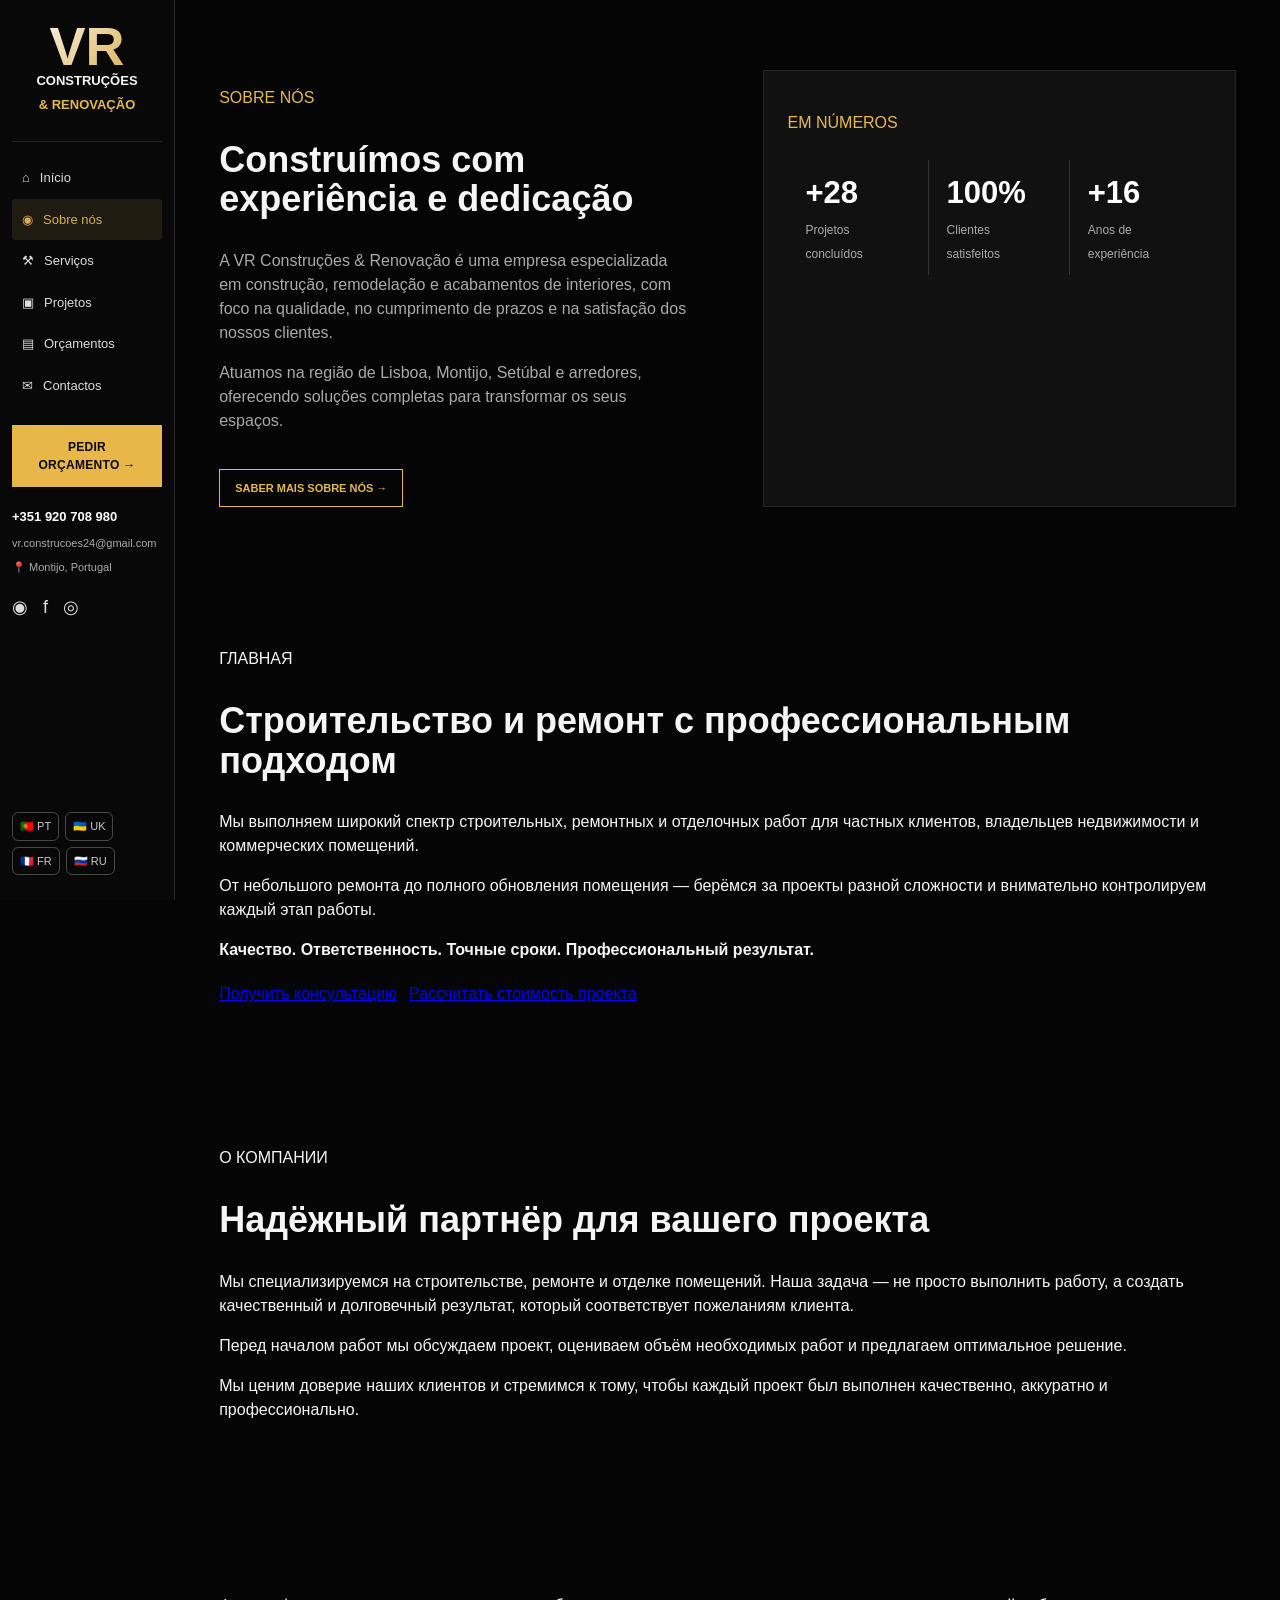
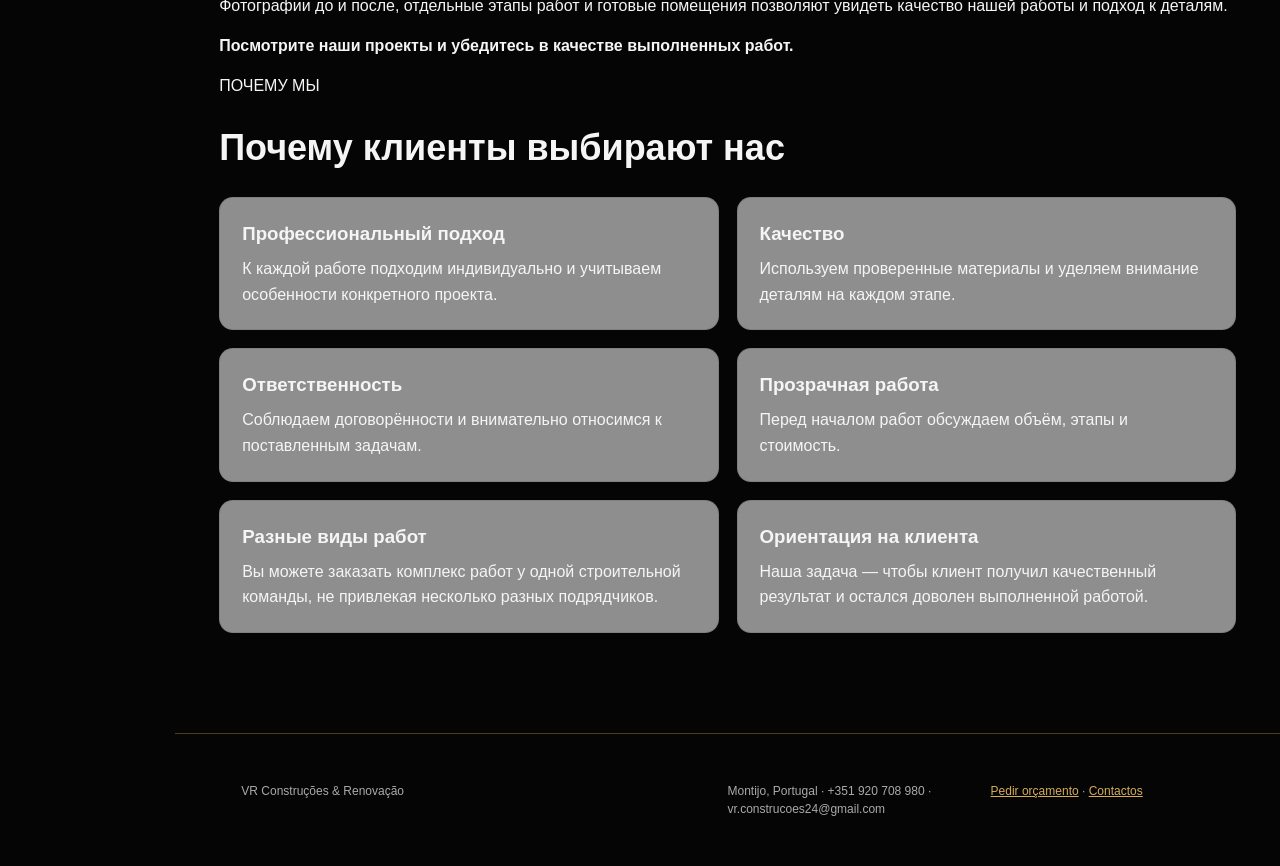
<file: sobre.html>
<!DOCTYPE html>
<!DOCTYPE html>

<html lang="pt">
<head>
<meta charset="utf-8"/>
<meta content="width=device-width, initial-scale=1.0" name="viewport"/>
<meta content="VR Construções &amp; Renovação — construção, remodelação e acabamentos de interiores em Lisboa, Montijo, Setúbal e arredores." name="description"/>
<title>Sobre nós | VR Construções &amp; Renovação</title>
<link href="style.css" rel="stylesheet"/>
<style>
.services-grid{display:grid;grid-template-columns:repeat(2,minmax(0,1fr));gap:18px;margin-top:28px}
.service-card{padding:22px;border:1px solid rgba(0,0,0,.10);border-radius:14px;background:rgba(255,255,255,.55)}
.service-card h3{margin:0 0 8px}
.service-card p{margin:0;line-height:1.6}
.services-note{margin-top:28px;line-height:1.7}
@media (max-width:700px){.services-grid{grid-template-columns:1fr}}
</style>
<style>
.contact-description{background:linear-gradient(180deg,rgba(255,255,255,.02),rgba(255,255,255,.05))}
.contact-form{max-width:760px;margin-top:34px;padding:28px;border:1px solid rgba(255,255,255,.12);border-radius:16px}
.contact-form form{display:grid;gap:16px}
.contact-form label{display:grid;gap:7px;font-weight:600}
.contact-form input,.contact-form textarea{width:100%;box-sizing:border-box;padding:13px 14px;border:1px solid rgba(255,255,255,.16);border-radius:8px;background:rgba(0,0,0,.25);color:inherit;font:inherit}
.contact-form textarea{resize:vertical}
.form-note{margin-top:16px;opacity:.75}
</style>
<style>html{scroll-behavior:smooth}body{margin:0}.sidebar nav a{display:flex;gap:10px}.sidebar nav a.active{color:#d5ad58}.site-footer{padding:36px 6%;border-top:1px solid rgba(210,170,80,.35);margin-top:30px}.site-footer a{color:#d5ad58}.section{scroll-margin-top:20px}</style></head>
<body>
<aside class="sidebar">
<div class="brand">
<div class="vr">VR</div>
<strong>CONSTRUÇÕES<br/><span>&amp; RENOVAÇÃO</span></strong>
</div>
<nav>
<a href="index.html">⌂ <span>Início</span></a>
<a class="active" href="sobre.html">◉ <span>Sobre nós</span></a>
<a href="servicos.html">⚒ <span>Serviços</span></a>
<a href="projetos.html">▣ <span>Projetos</span></a>
<a href="orcamentos.html">▤ <span>Orçamentos</span></a>
<a href="contactos.html">✉ <span>Contactos</span></a>
</nav>
<a class="side-cta" href="orcamentos.html">PEDIR ORÇAMENTO →</a>
<div class="contact-mini">
<b>+351 920 708 980</b>
<span>vr.construcoes24@gmail.com</span>
<span>📍 Montijo, Portugal</span>
</div>
<div class="social">◉   f   ◎</div>
<div class="langs"><button data-lang="pt" onclick="setLanguage('pt')" type="button">🇵🇹 PT</button><button data-lang="uk" onclick="setLanguage('uk')" type="button">🇺🇦 UK</button><button data-lang="fr" onclick="setLanguage('fr')" type="button">🇫🇷 FR</button><button data-lang="ru" onclick="setLanguage('ru')" type="button">🇷🇺 RU</button></div>
</aside>
<main><section class="about section" id="sobre">
<div>
<p class="gold">SOBRE NÓS</p>
<h2>Construímos com<br/>experiência e dedicação</h2>
<p>A VR Construções &amp; Renovação é uma empresa especializada em construção, remodelação e acabamentos de interiores, com foco na qualidade, no cumprimento de prazos e na satisfação dos nossos clientes.</p>
<p>Atuamos na região de Lisboa, Montijo, Setúbal e arredores, oferecendo soluções completas para transformar os seus espaços.</p>
<a class="outline" href="contactos.html">SABER MAIS SOBRE NÓS →</a>
</div>
<div class="stats">
<p class="gold">EM NÚMEROS</p>
<div class="stat-grid">
<div><b>+28</b><span>Projetos<br/>concluídos</span></div>
<div><b>100%</b><span>Clientes<br/>satisfeitos</span></div>
<div><b>+16</b><span>Anos de<br/>experiência</span></div>
</div>
</div>
</section><section class="section company-description" id="company-description">
<div class="container">
<div class="section-kicker">ГЛАВНАЯ</div>
<h2>Строительство и ремонт с профессиональным подходом</h2>
<p>Мы выполняем широкий спектр строительных, ремонтных и отделочных работ для частных клиентов, владельцев недвижимости и коммерческих помещений.</p>
<p>От небольшого ремонта до полного обновления помещения — берёмся за проекты разной сложности и внимательно контролируем каждый этап работы.</p>
<p><strong>Качество. Ответственность. Точные сроки. Профессиональный результат.</strong></p>
<div class="hero-actions" style="display:flex;gap:12px;flex-wrap:wrap;margin-top:20px;">
<a class="btn" href="contactos.html">Получить консультацию</a>
<a class="btn" href="orcamentos.html">Рассчитать стоимость проекта</a>
</div>
</div>
</section><section class="section company-about" id="company-about">
<div class="container">
<div class="section-kicker">О КОМПАНИИ</div>
<h2>Надёжный партнёр для вашего проекта</h2>
<p>Мы специализируемся на строительстве, ремонте и отделке помещений. Наша задача — не просто выполнить работу, а создать качественный и долговечный результат, который соответствует пожеланиям клиента.</p>
<p>Перед началом работ мы обсуждаем проект, оцениваем объём необходимых работ и предлагаем оптимальное решение.</p>
<p>Мы ценим доверие наших клиентов и стремимся к тому, чтобы каждый проект был выполнен качественно, аккуратно и профессионально.</p>
</div>
</section><section class="section quality-description" id="quality-description">
<div class="container">
<div class="works-text">
<p>Фотографии до и после, отдельные этапы работ и готовые помещения позволяют увидеть качество нашей работы и подход к деталям.</p>
<p><strong>Посмотрите наши проекты и убедитесь в качестве выполненных работ.</strong></p>
</div>
<div class="section-kicker">ПОЧЕМУ МЫ</div>
<h2>Почему клиенты выбирают нас</h2>
<div class="services-grid">
<article class="service-card"><h3>Профессиональный подход</h3><p>К каждой работе подходим индивидуально и учитываем особенности конкретного проекта.</p></article>
<article class="service-card"><h3>Качество</h3><p>Используем проверенные материалы и уделяем внимание деталям на каждом этапе.</p></article>
<article class="service-card"><h3>Ответственность</h3><p>Соблюдаем договорённости и внимательно относимся к поставленным задачам.</p></article>
<article class="service-card"><h3>Прозрачная работа</h3><p>Перед началом работ обсуждаем объём, этапы и стоимость.</p></article>
<article class="service-card"><h3>Разные виды работ</h3><p>Вы можете заказать комплекс работ у одной строительной команды, не привлекая несколько разных подрядчиков.</p></article>
<article class="service-card"><h3>Ориентация на клиента</h3><p>Наша задача — чтобы клиент получил качественный результат и остался доволен выполненной работой.</p></article>
</div>
</div>
</section><footer class="section site-footer"><p>VR Construções &amp; Renovação</p><p>Montijo, Portugal · +351 920 708 980 · vr.construcoes24@gmail.com</p><p><a href="orcamentos.html">Pedir orçamento</a> · <a href="contactos.html">Contactos</a></p></footer></main>
<script>
function sendQuote(e){
  e.preventDefault();
  const name = document.getElementById('name').value;
  const phone = document.getElementById('phone').value;
  const email = document.getElementById('email').value;
  const msg = document.getElementById('message').value;
  const text = `Olá, sou ${name}. Telefone: ${phone}. Email: ${email}. Projeto: ${msg}`;
  window.open('https://wa.me/351920708980?text=' + encodeURIComponent(text), '_blank');
}
</script>
<script>
const siteTranslations = {"pt":{"Início":"Início","Sobre nós":"Sobre nós","Serviços":"Serviços","Projetos":"Projetos","Orçamentos":"Orçamentos","Contactos":"Contactos","PEDIR ORÇAMENTO →":"PEDIR ORÇAMENTO →","QUALIDADE | CONFIANÇA | EXPERIÊNCIA":"QUALIDADE | CONFIANÇA | EXPERIÊNCIA","VR CONSTRUÇÕES & RENOVAÇÃO":"VR CONSTRUÇÕES & RENOVAÇÃO","CONSTRUÍMOS":"CONSTRUÍMOS","E RENOVAMOS":"E RENOVAMOS","A SUA CASA":"A SUA CASA","Soluções completas em construção, remodelação e acabamentos de interiores na região de Lisboa, Montijo, Setúbal e arredores.":"Soluções completas em construção, remodelação e acabamentos de interiores na região de Lisboa, Montijo, Setúbal e arredores.","CONSTRUÇÃO":"CONSTRUÇÃO","DE MORADIAS":"DE MORADIAS","Projetos personalizados do início ao fim.":"Projetos personalizados do início ao fim.","REMODELAÇÃO":"REMODELAÇÃO","DE INTERIORES":"DE INTERIORES","Mais conforto e modernidade para o seu lar.":"Mais conforto e modernidade para o seu lar.","ACABAMENTOS":"ACABAMENTOS","DE QUALIDADE":"DE QUALIDADE","Trabalhamos com os melhores materiais.":"Trabalhamos com os melhores materiais.","SOBRE NÓS":"SOBRE NÓS","Construímos com":"Construímos com","experiência e dedicação":"experiência e dedicação","A VR Construções & Renovação é uma empresa especializada em construção, remodelação e acabamentos de interiores, com foco na qualidade, no cumprimento de prazos e na satisfação dos nossos clientes.":"A VR Construções & Renovação é uma empresa especializada em construção, remodelação e acabamentos de interiores, com foco na qualidade, no cumprimento de prazos e na satisfação dos nossos clientes.","Atuamos na região de Lisboa, Montijo, Setúbal e arredores, oferecendo soluções completas para transformar os seus espaços.":"Atuamos na região de Lisboa, Montijo, Setúbal e arredores, oferecendo soluções completas para transformar os seus espaços.","SABER MAIS SOBRE NÓS →":"SABER MAIS SOBRE NÓS →","EM NÚMEROS":"EM NÚMEROS","concluídos":"concluídos","Clientes":"Clientes","satisfeitos":"satisfeitos","Anos de":"Anos de","experiência":"experiência","OS NOSSOS TRABALHOS":"OS NOSSOS TRABALHOS","VER TODOS OS PROJETOS →":"VER TODOS OS PROJETOS →","Instalação de cozinhas":"Instalação de cozinhas","Montagem e instalação de cozinhas, móveis, bancadas, equipamentos e soluções personalizadas.":"Montagem e instalação de cozinhas, móveis, bancadas, equipamentos e soluções personalizadas.","Instalação de cozinha":"Instalação de cozinha","Montagem de móveis":"Montagem de móveis","Montagem e acabamento":"Montagem e acabamento","Cozinha concluída":"Cozinha concluída","Cozinha moderna":"Cozinha moderna","Acabamentos e iluminação":"Acabamentos e iluminação","Carpintaria personalizada":"Carpintaria personalizada","Roupeiros por medida":"Roupeiros por medida","Acabamento final":"Acabamento final","Portefólio":"Portefólio","Instalação de laminado e vinil":"Instalação de laminado e vinil","Aplicação profissional de pavimentos laminados e vinílicos, incluindo preparação, alinhamento, cortes e acabamento.":"Aplicação profissional de pavimentos laminados e vinílicos, incluindo preparação, alinhamento, cortes e acabamento.","Estruturas e placas de gesso cartonado":"Estruturas e placas de gesso cartonado","Execução de estruturas metálicas, paredes divisórias, revestimentos e tetos em placas de gesso cartonado, incluindo soluções para espaços com diferentes geometrias.":"Execução de estruturas metálicas, paredes divisórias, revestimentos e tetos em placas de gesso cartonado, incluindo soluções para espaços com diferentes geometrias.","Estrutura e gesso cartonado":"Estrutura e gesso cartonado","Instalação de portas interiores":"Instalação de portas interiores","Instalação e acabamento de portas interiores, incluindo aros, ferragens, dobradiças, fechaduras e afinação final para um resultado limpo e preciso.":"Instalação e acabamento de portas interiores, incluindo aros, ferragens, dobradiças, fechaduras e afinação final para um resultado limpo e preciso.","Instalação de portas":"Instalação de portas","Instalação completa de portas interiores, incluindo montagem, ajuste das folhas, dobradiças, fechaduras, puxadores e ferragens, com acabamento e afinação final.":"Instalação completa de portas interiores, incluindo montagem, ajuste das folhas, dobradiças, fechaduras, puxadores e ferragens, com acabamento e afinação final.","Montagem de ferragens":"Montagem de ferragens","Instalação de puxadores":"Instalação de puxadores","Montagem e ajuste de ferragens":"Montagem e ajuste de ferragens","Instalação de fechaduras":"Instalação de fechaduras","Afinação da porta":"Afinação da porta","Demolições e preparação de obra":"Demolições e preparação de obra","Execução de diferentes trabalhos de demolição e preparação de espaços para renovação: demolição de paredes e divisórias, remoção de revestimentos, pavimentos e elementos existentes, com preparação do local para a fase seguinte da obra.":"Execução de diferentes trabalhos de demolição e preparação de espaços para renovação: demolição de paredes e divisórias, remoção de revestimentos, pavimentos e elementos existentes, com preparação do local para a fase seguinte da obra.","Demolição e preparação de obra":"Demolição e preparação de obra","Aplicação de silicone":"Aplicação de silicone","Aplicação profissional de silicone em casas de banho, cozinhas, janelas, juntas, sanitários, lavatórios, duches, banheiras, bancadas e outros pontos que necessitem de vedação e acabamento.":"Aplicação profissional de silicone em casas de banho, cozinhas, janelas, juntas, sanitários, lavatórios, duches, banheiras, bancadas e outros pontos que necessitem de vedação e acabamento.","Aplicação profissional de silicone e selagem.":"Aplicação profissional de silicone e selagem.","Vedação e acabamento":"Vedação e acabamento","Casas de banho":"Casas de banho","Bancadas e juntas":"Bancadas e juntas","Juntas e acabamentos":"Juntas e acabamentos","Selagem profissional":"Selagem profissional","Execução e instalação de terraços":"Execução e instalação de terraços","Execução de terraços exteriores, incluindo preparação, instalação de pavimentos, acabamentos e soluções para espaços exteriores.":"Execução de terraços exteriores, incluindo preparação, instalação de pavimentos, acabamentos e soluções para espaços exteriores.","Terraços exteriores e pavimentos":"Terraços exteriores e pavimentos","O QUE DIZEM OS NOSSOS CLIENTES":"O QUE DIZEM OS NOSSOS CLIENTES","Excelente trabalho, muito profissionais e cumpriram todos os prazos. Recomendo a VR Construções & Renovação a todos!":"Excelente trabalho, muito profissionais e cumpriram todos os prazos. Recomendo a VR Construções & Renovação a todos!","Fizemos a remodelação completa da nossa casa e o resultado superou todas as expectativas. Qualidade e atenção aos detalhes.":"Fizemos a remodelação completa da nossa casa e o resultado superou todas as expectativas. Qualidade e atenção aos detalhes.","Equipa séria, organizada e com grande experiência. O acabamento ficou impecável. Voltarei a trabalhar com eles.":"Equipa séria, organizada e com grande experiência. O acabamento ficou impecável. Voltarei a trabalhar com eles.","Cliente — Lisboa":"Cliente — Lisboa","Cliente — Montijo":"Cliente — Montijo","Cliente — Setúbal":"Cliente — Setúbal","ORÇAMENTO":"ORÇAMENTO","Vamos falar sobre o seu projeto?":"Vamos falar sobre o seu projeto?","Envie-nos os detalhes da obra e entraremos em contacto consigo.":"Envie-nos os detalhes da obra e entraremos em contacto consigo.","Nome":"Nome","Telefone":"Telefone","E-mail":"E-mail","Descreva brevemente o seu projeto":"Descreva brevemente o seu projeto","ENVIAR PEDIDO →":"ENVIAR PEDIDO →","Construção, remodelação e acabamentos de interiores.":"Construção, remodelação e acabamentos de interiores.","CONTACTOS":"CONTACTOS","NAVEGAÇÃO":"NAVEGAÇÃO","Todos os direitos reservados.":"Todos os direitos reservados.","Instalação de estores VELUX":"Instalação de estores VELUX","Instalação e montagem de estores e acessórios para janelas de sótão VELUX.":"Instalação e montagem de estores e acessórios para janelas de sótão VELUX.","ГЛАВНАЯ":"INÍCIO","Строительство и ремонт с профессиональным подходом":"Construção e renovação com uma abordagem profissional","Мы выполняем широкий спектр строительных, ремонтных и отделочных работ для частных клиентов, владельцев недвижимости и коммерческих помещений.":"Realizamos uma ampla variedade de trabalhos de construção, remodelação e acabamentos para clientes particulares, proprietários de imóveis e espaços comerciais.","От небольшого ремонта до полного обновления помещения — берёмся за проекты разной сложности и внимательно контролируем каждый этап работы.":"Desde pequenas reparações até à renovação completa de um espaço — assumimos projetos de diferentes níveis de complexidade e acompanhamos cuidadosamente cada etapa.","Качество. Ответственность. Точные сроки. Профессиональный результат.":"Qualidade. Responsabilidade. Prazos cumpridos. Resultado profissional.","Получить консультацию":"Pedir consulta","Рассчитать стоимость проекта":"Calcular o custo do projeto","О КОМПАНИИ":"SOBRE A EMPRESA","Надёжный партнёр для вашего проекта":"Um parceiro de confiança para o seu projeto","Мы специализируемся на строительстве, ремонте и отделке помещений. Наша задача — не просто выполнить работу, а создать качественный и долговечный результат, который соответствует пожеланиям клиента.":"Somos especializados em construção, remodelação e acabamentos de espaços. O nosso objetivo não é apenas realizar o trabalho, mas criar um resultado de qualidade e duradouro, de acordo com as necessidades do cliente.","Перед началом работ мы обсуждаем проект, оцениваем объём необходимых работ и предлагаем оптимальное решение.":"Antes de iniciar os trabalhos, analisamos o projeto, avaliamos o volume de trabalho necessário e apresentamos a solução mais adequada.","Мы ценим доверие наших клиентов и стремимся к тому, чтобы каждый проект был выполнен качественно, аккуратно и профессионально.":"Valorizamos a confiança dos nossos clientes e procuramos garantir que cada projeto seja executado com qualidade, cuidado e profissionalismo.","НАШИ УСЛУГИ":"OS NOSSOS SERVIÇOS","Полный комплекс строительных и ремонтных работ":"Soluções completas de construção e renovação","Ремонт помещений":"Renovação de espaços","Квартиры, дома, офисы, магазины и другие коммерческие помещения.":"Apartamentos, casas, escritórios, lojas e outros espaços comerciais.","Гипсокартон и перегородки":"Pladur e divisórias","Потолки, стены, перегородки, короба и другие конструкции из гипсокартона.":"Tetos, paredes, divisórias, sancas e outras estruturas em pladur.","Штукатурные работы":"Trabalhos de reboco","Выравнивание стен и потолков, подготовка поверхностей и другие работы.":"Nivelamento de paredes e tetos, preparação de superfícies e outros trabalhos.","Малярные работы":"Pintura","Подготовка поверхностей, шпаклёвка, грунтовка и покраска.":"Preparação de superfícies, aplicação de massa, primário e pintura.","Напольные покрытия":"Pavimentos","Ламинат, паркет и другие виды напольных покрытий.":"Laminado, parquet e outros tipos de pavimentos.","Демонтажные работы":"Trabalhos de demolição","Демонтаж стен, перегородок, напольных покрытий, потолков и других конструкций.":"Demolição de paredes, divisórias, pavimentos, tetos e outras estruturas.","Реконструкция и перепланировка":"Reconstrução e remodelação","Изменение пространства и комплексное обновление помещений.":"Alteração de espaços e renovação completa de interiores.","Отделочные работы":"Trabalhos de acabamento","Выполняем различные виды внутренних отделочных работ в соответствии с проектом.":"Executamos vários tipos de trabalhos de acabamento interior de acordo com o projeto.","Если необходимой вам услуги нет в списке — свяжитесь с нами.":"Se o serviço de que necessita não estiver na lista, entre em contacto connosco.","Мы рассмотрим вашу задачу и предложим решение.":"Analisaremos a sua necessidade e apresentaremos uma solução.","НАШИ РАБОТЫ":"OS NOSSOS TRABALHOS","Результат, который говорит сам за себя":"Um resultado que fala por si","Здесь мы показываем реальные проекты, выполненные нашей командой — от демонтажных и подготовительных работ до ремонта, отделки и финального результата.":"Aqui mostramos projetos reais realizados pela nossa equipa — desde trabalhos de demolição e preparação até à renovação, acabamentos e resultado final.","Фотографии до и после, отдельные этапы работ и готовые помещения позволяют увидеть качество нашей работы и подход к деталям.":"As fotografias do antes e depois, as diferentes fases dos trabalhos e os espaços concluídos permitem ver a qualidade do nosso trabalho e a atenção aos detalhes.","Посмотрите наши проекты и убедитесь в качестве выполненных работ.":"Veja os nossos projetos e confirme a qualidade dos trabalhos realizados.","ПОЧЕМУ МЫ":"PORQUÊ NÓS","Почему клиенты выбирают нас":"Porque os clientes nos escolhem","Профессиональный подход":"Abordagem profissional","К каждой работе подходим индивидуально и учитываем особенности конкретного проекта.":"Abordamos cada trabalho de forma individual e temos em conta as características de cada projeto.","Качество":"Qualidade","Используем проверенные материалы и уделяем внимание деталям на каждом этапе.":"Utilizamos materiais de confiança e prestamos atenção aos detalhes em cada etapa.","Ответственность":"Responsabilidade","Соблюдаем договорённости и внимательно относимся к поставленным задачам.":"Cumprimos os acordos e tratamos cada tarefa com responsabilidade.","Прозрачная работа":"Trabalho transparente","Перед началом работ обсуждаем объём, этапы и стоимость.":"Antes de iniciar os trabalhos, discutimos o âmbito, as etapas e o custo.","Разные виды работ":"Vários tipos de trabalhos","Вы можете заказать комплекс работ у одной строительной команды, не привлекая несколько разных подрядчиков.":"Pode contratar vários tipos de trabalhos com uma única equipa, sem necessidade de recorrer a diferentes empreiteiros.","Ориентация на клиента":"Foco no cliente","Наша задача — чтобы клиент получил качественный результат и остался доволен выполненной работой.":"O nosso objetivo é garantir um resultado de qualidade e a satisfação do cliente.","ОТЗЫВЫ":"TESTEMUNHOS","Что говорят наши клиенты":"O que dizem os nossos clientes","Мы ценим доверие наших клиентов и предлагаем ознакомиться с отзывами о выполненных проектах.":"Valorizamos a confiança dos nossos clientes e convidamo-lo a conhecer os testemunhos sobre os projetos realizados.","Ваш отзыв тоже важен.":"A sua opinião também é importante.","Ваш отзыв тоже важен для нас.":"A sua opinião também é importante para nós.","После завершения работы вы можете поделиться своим впечатлением и помочь другим клиентам сделать правильный выбор.":"Após a conclusão do trabalho, pode partilhar a sua experiência e ajudar outros clientes a fazer a escolha certa.","КОНТАКТЫ":"CONTACTOS","Обсудим ваш проект?":"Vamos falar sobre o seu projeto?","Расскажите нам, что необходимо сделать, отправьте фотографии или описание помещения — мы свяжемся с вами и обсудим детали проекта.":"Diga-nos o que precisa de fazer, envie fotografias ou uma descrição do espaço — entraremos em contacto consigo para discutir os detalhes do projeto.","Запросить расчёт стоимости":"Pedir orçamento","Телефон:":"Telefone:","Email:":"Email:","Работаем в:":"Área de atuação:","Оставьте заявку":"Deixe o seu pedido","Имя":"Nome","Телефон":"Telefone","Описание работы":"Descrição do trabalho","Отправить заявку":"Enviar pedido","Мы свяжемся с вами в ближайшее время.":"Entraremos em contacto consigo em breve.","Estuque Veneziano e efeitos decorativos":"Estuque Veneziano e efeitos decorativos","Aplicação de estuque veneziano e revestimentos decorativos com diferentes texturas, efeitos, cores e acabamentos. Criamos paredes decorativas elegantes e personalizadas para interiores, escadas, salas e outros espaços.":"Aplicação de estuque veneziano e revestimentos decorativos com diferentes texturas, efeitos, cores e acabamentos. Criamos paredes decorativas elegantes e personalizadas para interiores, escadas, salas e outros espaços.","Fachadas e revestimentos exteriores":"Fachadas e revestimentos exteriores","Execução e acabamento de fachadas, revestimentos exteriores e elementos decorativos, com atenção à estética, resistência e qualidade dos detalhes.":"Execução e acabamento de fachadas, revestimentos exteriores e elementos decorativos, com atenção à estética, resistência e qualidade dos detalhes.","Acabamento veneziano":"Acabamento veneziano","Efeito decorativo texturado":"Efeito decorativo texturado","Textura mineral":"Textura mineral","Efeito decorativo exclusivo":"Efeito decorativo exclusivo","Acabamento artesanal":"Acabamento artesanal","Detalhes e molduras decorativas":"Detalhes e molduras decorativas","Decoração de interiores":"Decoração de interiores","Efeito metálico":"Efeito metálico","Acabamento decorativo azul":"Acabamento decorativo azul","Efeito decorativo claro":"Efeito decorativo claro","Textura e profundidade":"Textura e profundidade","Acabamento personalizado":"Acabamento personalizado","Fachada e revestimento exterior":"Fachada e revestimento exterior","Венецианская штукатурка":"Estuque Veneziano","Декоративные покрытия, фактурные эффекты, металлические и классические отделки для стен и интерьеров.":"Revestimentos decorativos, efeitos texturados e acabamentos metálicos ou clássicos para paredes e interiores.","Фасады и наружная отделка":"Fachadas e acabamentos exteriores","Отделка фасадов, наружные покрытия и декоративные элементы с вниманием к качеству и долговечности.":"Acabamento de fachadas, revestimentos exteriores e elementos decorativos com atenção à qualidade e durabilidade."},"uk":{"Início":"Головна","Sobre nós":"Про нас","Serviços":"Послуги","Projetos":"Проєкти","Orçamentos":"Кошторис","Contactos":"Контакти","PEDIR ORÇAMENTO →":"ЗАМОВИТИ КОШТОРИС →","QUALIDADE | CONFIANÇA | EXPERIÊNCIA":"ЯКІСТЬ | ДОВІРА | ДОСВІД","VR CONSTRUÇÕES & RENOVAÇÃO":"VR БУДІВНИЦТВО & РЕМОНТ","CONSTRUÍMOS":"БУДУЄМО","E RENOVAMOS":"ТА РЕМОНТУЄМО","A SUA CASA":"ВАШ БУДИНОК","Soluções completas em construção, remodelação e acabamentos de interiores na região de Lisboa, Montijo, Setúbal e arredores.":"Комплексні рішення з будівництва, ремонту та внутрішнього оздоблення в Лісабоні, Монтежу, Сетубалі та околицях.","CONSTRUÇÃO":"БУДІВНИЦТВО","DE MORADIAS":"БУДИНКІВ","Projetos personalizados do início ao fim.":"Індивідуальні проєкти від початку до кінця.","REMODELAÇÃO":"РЕМОНТ","DE INTERIORES":"ІНТЕР’ЄРІВ","Mais conforto e modernidade para o seu lar.":"Більше комфорту та сучасності для вашого дому.","ACABAMENTOS":"ОЗДОБЛЕННЯ","DE QUALIDADE":"ВИСОКОЇ ЯКОСТІ","Trabalhamos com os melhores materiais.":"Працюємо з якісними матеріалами.","SOBRE NÓS":"ПРО НАС","Construímos com":"Будуємо з","experiência e dedicação":"досвідом та відданістю справі","A VR Construções & Renovação é uma empresa especializada em construção, remodelação e acabamentos de interiores, com foco na qualidade, no cumprimento de prazos e na satisfação dos nossos clientes.":"VR Construções & Renovação спеціалізується на будівництві, ремонті та внутрішньому оздобленні, приділяючи особливу увагу якості, дотриманню термінів і задоволенню клієнтів.","Atuamos na região de Lisboa, Montijo, Setúbal e arredores, oferecendo soluções completas para transformar os seus espaços.":"Працюємо в Лісабоні, Монтежу, Сетубалі та околицях, пропонуючи комплексні рішення для перетворення ваших приміщень.","SABER MAIS SOBRE NÓS →":"ДІЗНАТИСЯ БІЛЬШЕ ПРО НАС →","EM NÚMEROS":"У ЦИФРАХ","concluídos":"завершено","Clientes":"Клієнти","satisfeitos":"задоволені","Anos de":"Років","experiência":"досвіду","OS NOSSOS TRABALHOS":"НАШІ РОБОТИ","VER TODOS OS PROJETOS →":"ПЕРЕГЛЯНУТИ ВСІ ПРОЄКТИ →","Instalação de cozinhas":"Встановлення кухонь","Montagem e instalação de cozinhas, móveis, bancadas, equipamentos e soluções personalizadas.":"Монтаж і встановлення кухонь, меблів, стільниць, техніки та індивідуальних рішень.","Instalação de cozinha":"Встановлення кухні","Montagem de móveis":"Монтаж меблів","Montagem e acabamento":"Монтаж та оздоблення","Cozinha concluída":"Готова кухня","Cozinha moderna":"Сучасна кухня","Acabamentos e iluminação":"Оздоблення та освітлення","Carpintaria personalizada":"Індивідуальна столярка","Roupeiros por medida":"Шафи на замовлення","Acabamento final":"Фінальне оздоблення","Portefólio":"Портфоліо","Instalação de laminado e vinil":"Укладання ламінату та вінілового покриття","Aplicação profissional de pavimentos laminados e vinílicos, incluindo preparação, alinhamento, cortes e acabamento.":"Професійне укладання ламінату та вінілових підлог, включно з підготовкою, вирівнюванням, різанням і фінішним оздобленням.","Estruturas e placas de gesso cartonado":"Конструкції та гіпсокартон","Execução de estruturas metálicas, paredes divisórias, revestimentos e tetos em placas de gesso cartonado, incluindo soluções para espaços com diferentes geometrias.":"Монтаж металевих конструкцій, перегородок, облицювань і стель із гіпсокартону, включно з рішеннями для приміщень різної геометрії.","Estrutura e gesso cartonado":"Каркас та гіпсокартон","Instalação de portas interiores":"Встановлення міжкімнатних дверей","Instalação e acabamento de portas interiores, incluindo aros, ferragens, dobradiças, fechaduras e afinação final para um resultado limpo e preciso.":"Встановлення та оздоблення міжкімнатних дверей, включно з коробками, фурнітурою, петлями, замками та фінальним регулюванням.","Instalação de portas":"Встановлення дверей","Instalação completa de portas interiores, incluindo montagem, ajuste das folhas, dobradiças, fechaduras, puxadores e ferragens, com acabamento e afinação final.":"Повне встановлення міжкімнатних дверей: монтаж, регулювання полотен, петлі, замки, ручки та фурнітура з фінальним оздобленням.","Montagem de ferragens":"Монтаж фурнітури","Instalação de puxadores":"Встановлення ручок","Montagem e ajuste de ferragens":"Монтаж і регулювання фурнітури","Instalação de fechaduras":"Встановлення замків","Afinação da porta":"Регулювання дверей","Demolições e preparação de obra":"Демонтаж і підготовка об’єкта","Execução de diferentes trabalhos de demolição e preparação de espaços para renovação: demolição de paredes e divisórias, remoção de revestimentos, pavimentos e elementos existentes, com preparação do local para a fase seguinte da obra.":"Виконуємо різні демонтажні роботи та підготовку приміщень до ремонту: демонтаж стін і перегородок, видалення покриттів, підлог та існуючих конструкцій.","Demolição e preparação de obra":"Демонтаж і підготовка об’єкта","Aplicação de silicone":"Нанесення силікону","Aplicação profissional de silicone em casas de banho, cozinhas, janelas, juntas, sanitários, lavatórios, duches, banheiras, bancadas e outros pontos que necessitem de vedação e acabamento.":"Професійне нанесення силікону у ванних кімнатах, кухнях, біля вікон, стиків, сантехніки, умивальників, душів, ванн, стільниць та інших місць, що потребують герметизації.","Aplicação profissional de silicone e selagem.":"Професійне нанесення силікону та герметизація.","Vedação e acabamento":"Герметизація та оздоблення","Casas de banho":"Ванні кімнати","Bancadas e juntas":"Стільниці та стики","Juntas e acabamentos":"Стики та оздоблення","Selagem profissional":"Професійна герметизація","Execução e instalação de terraços":"Будівництво та монтаж терас","Execução de terraços exteriores, incluindo preparação, instalação de pavimentos, acabamentos e soluções para espaços exteriores.":"Будівництво зовнішніх терас, включно з підготовкою, укладанням підлогових покриттів та оздобленням.","Terraços exteriores e pavimentos":"Зовнішні тераси та підлогові покриття","O QUE DIZEM OS NOSSOS CLIENTES":"ЩО КАЖУТЬ НАШІ КЛІЄНТИ","Excelente trabalho, muito profissionais e cumpriram todos os prazos. Recomendo a VR Construções & Renovação a todos!":"Відмінна робота, дуже професійна команда, усі терміни дотримані. Рекомендую VR Construções & Renovação!","Fizemos a remodelação completa da nossa casa e o resultado superou todas as expectativas. Qualidade e atenção aos detalhes.":"Ми зробили повний ремонт будинку, і результат перевершив усі очікування. Висока якість та увага до деталей.","Equipa séria, organizada e com grande experiência. O acabamento ficou impecável. Voltarei a trabalhar com eles.":"Серйозна, організована та досвідчена команда. Оздоблення бездоганне. Буду працювати з ними знову.","Cliente — Lisboa":"Клієнт — Лісабон","Cliente — Montijo":"Клієнт — Монтежу","Cliente — Setúbal":"Клієнт — Сетубал","ORÇAMENTO":"КОШТОРИС","Vamos falar sobre o seu projeto?":"Поговоримо про ваш проєкт?","Envie-nos os detalhes da obra e entraremos em contacto consigo.":"Надішліть деталі робіт, і ми зв’яжемося з вами.","Nome":"Ім’я","Telefone":"Телефон","E-mail":"E-mail","Descreva brevemente o seu projeto":"Коротко опишіть ваш проєкт","ENVIAR PEDIDO →":"НАДІСЛАТИ ЗАПИТ →","Construção, remodelação e acabamentos de interiores.":"Будівництво, ремонт та внутрішнє оздоблення.","CONTACTOS":"КОНТАКТИ","NAVEGAÇÃO":"НАВІГАЦІЯ","Todos os direitos reservados.":"Усі права захищені.","Instalação de estores VELUX":"Встановлення штор VELUX","Instalação e montagem de estores e acessórios para janelas de sótão VELUX.":"Встановлення та монтаж штор і аксесуарів для мансардних вікон VELUX.","ГЛАВНАЯ":"ГОЛОВНА","Строительство и ремонт с профессиональным подходом":"Будівництво та ремонт із професійним підходом","Мы выполняем широкий спектр строительных, ремонтных и отделочных работ для частных клиентов, владельцев недвижимости и коммерческих помещений.":"Ми виконуємо широкий спектр будівельних, ремонтних та оздоблювальних робіт для приватних клієнтів, власників нерухомості та комерційних приміщень.","От небольшого ремонта до полного обновления помещения — берёмся за проекты разной сложности и внимательно контролируем каждый этап работы.":"Від невеликого ремонту до повного оновлення приміщення — беремося за проєкти різної складності та уважно контролюємо кожен етап роботи.","Качество. Ответственность. Точные сроки. Профессиональный результат.":"Якість. Відповідальність. Точні терміни. Професійний результат.","Получить консультацию":"Отримати консультацію","Рассчитать стоимость проекта":"Розрахувати вартість проєкту","О КОМПАНИИ":"ПРО КОМПАНІЮ","Надёжный партнёр для вашего проекта":"Надійний партнер для вашого проєкту","Мы специализируемся на строительстве, ремонте и отделке помещений. Наша задача — не просто выполнить работу, а создать качественный и долговечный результат, который соответствует пожеланиям клиента.":"Ми спеціалізуємося на будівництві, ремонті та оздобленні приміщень. Наше завдання — не просто виконати роботу, а створити якісний і довговічний результат, який відповідає побажанням клієнта.","Перед началом работ мы обсуждаем проект, оцениваем объём необходимых работ и предлагаем оптимальное решение.":"Перед початком робіт ми обговорюємо проєкт, оцінюємо обсяг необхідних робіт та пропонуємо оптимальне рішення.","Мы ценим доверие наших клиентов и стремимся к тому, чтобы каждый проект был выполнен качественно, аккуратно и профессионально.":"Ми цінуємо довіру наших клієнтів і прагнемо, щоб кожен проєкт був виконаний якісно, акуратно та професійно.","НАШИ УСЛУГИ":"НАШІ ПОСЛУГИ","Полный комплекс строительных и ремонтных работ":"Повний комплекс будівельних та ремонтних робіт","Ремонт помещений":"Ремонт приміщень","Квартиры, дома, офисы, магазины и другие коммерческие помещения.":"Квартири, будинки, офіси, магазини та інші комерційні приміщення.","Гипсокартон и перегородки":"Гіпсокартон і перегородки","Потолки, стены, перегородки, короба и другие конструкции из гипсокартона.":"Стелі, стіни, перегородки, короби та інші конструкції з гіпсокартону.","Штукатурные работы":"Штукатурні роботи","Выравнивание стен и потолков, подготовка поверхностей и другие работы.":"Вирівнювання стін і стель, підготовка поверхонь та інші роботи.","Малярные работы":"Малярні роботи","Подготовка поверхностей, шпаклёвка, грунтовка и покраска.":"Підготовка поверхонь, шпаклювання, ґрунтування та фарбування.","Напольные покрытия":"Підлогові покриття","Ламинат, паркет и другие виды напольных покрытий.":"Ламінат, паркет та інші види підлогових покриттів.","Демонтажные работы":"Демонтажні роботи","Демонтаж стен, перегородок, напольных покрытий, потолков и других конструкций.":"Демонтаж стін, перегородок, підлогових покриттів, стель та інших конструкцій.","Реконструкция и перепланировка":"Реконструкція та перепланування","Изменение пространства и комплексное обновление помещений.":"Зміна простору та комплексне оновлення приміщень.","Отделочные работы":"Оздоблювальні роботи","Выполняем различные виды внутренних отделочных работ в соответствии с проектом.":"Виконуємо різні види внутрішніх оздоблювальних робіт відповідно до проєкту.","Если необходимой вам услуги нет в списке — свяжитесь с нами.":"Якщо потрібної вам послуги немає у списку — зв’яжіться з нами.","Мы рассмотрим вашу задачу и предложим решение.":"Ми розглянемо ваше завдання та запропонуємо рішення.","НАШИ РАБОТЫ":"НАШІ РОБОТИ","Результат, который говорит сам за себя":"Результат, який говорить сам за себе","Здесь мы показываем реальные проекты, выполненные нашей командой — от демонтажных и подготовительных работ до ремонта, отделки и финального результата.":"Тут ми показуємо реальні проєкти, виконані нашою командою — від демонтажних і підготовчих робіт до ремонту, оздоблення та фінального результату.","Фотографии до и после, отдельные этапы работ и готовые помещения позволяют увидеть качество нашей работы и подход к деталям.":"Фотографії до і після, окремі етапи робіт та готові приміщення дозволяють побачити якість нашої роботи та увагу до деталей.","Посмотрите наши проекты и убедитесь в качестве выполненных работ.":"Перегляньте наші проєкти та переконайтеся в якості виконаних робіт.","ПОЧЕМУ МЫ":"ЧОМУ МИ","Почему клиенты выбирают нас":"Чому клієнти обирають нас","Профессиональный подход":"Професійний підхід","К каждой работе подходим индивидуально и учитываем особенности конкретного проекта.":"До кожної роботи підходимо індивідуально та враховуємо особливості конкретного проєкту.","Качество":"Якість","Используем проверенные материалы и уделяем внимание деталям на каждом этапе.":"Використовуємо перевірені матеріали та приділяємо увагу деталям на кожному етапі.","Ответственность":"Відповідальність","Соблюдаем договорённости и внимательно относимся к поставленным задачам.":"Дотримуємося домовленостей та відповідально ставимося до поставлених завдань.","Прозрачная работа":"Прозора робота","Перед началом работ обсуждаем объём, этапы и стоимость.":"Перед початком робіт обговорюємо обсяг, етапи та вартість.","Разные виды работ":"Різні види робіт","Вы можете заказать комплекс работ у одной строительной команды, не привлекая несколько разных подрядчиков.":"Ви можете замовити комплекс робіт в однієї будівельної команди, не залучаючи кількох різних підрядників.","Ориентация на клиента":"Орієнтація на клієнта","Наша задача — чтобы клиент получил качественный результат и остался доволен выполненной работой.":"Наше завдання — щоб клієнт отримав якісний результат і залишився задоволений виконаною роботою.","ОТЗЫВЫ":"ВІДГУКИ","Что говорят наши клиенты":"Що кажуть наші клієнти","Мы ценим доверие наших клиентов и предлагаем ознакомиться с отзывами о выполненных проектах.":"Ми цінуємо довіру наших клієнтів і пропонуємо ознайомитися з відгуками про виконані проєкти.","Ваш отзыв тоже важен.":"Ваш відгук також важливий.","Ваш отзыв тоже важен для нас.":"Ваш відгук також важливий для нас.","После завершения работы вы можете поделиться своим впечатлением и помочь другим клиентам сделать правильный выбор.":"Після завершення роботи ви можете поділитися своїми враженнями та допомогти іншим клієнтам зробити правильний вибір.","КОНТАКТЫ":"КОНТАКТИ","Обсудим ваш проект?":"Обговоримо ваш проєкт?","Расскажите нам, что необходимо сделать, отправьте фотографии или описание помещения — мы свяжемся с вами и обсудим детали проекта.":"Розкажіть нам, що потрібно зробити, надішліть фотографії або опис приміщення — ми зв’яжемося з вами та обговоримо деталі проєкту.","Запросить расчёт стоимости":"Запросити розрахунок вартості","Телефон:":"Телефон:","Email:":"Email:","Работаем в:":"Працюємо в:","Оставьте заявку":"Залиште заявку","Имя":"Ім’я","Телефон":"Телефон","Описание работы":"Опис роботи","Отправить заявку":"Надіслати заявку","Мы свяжемся с вами в ближайшее время.":"Ми зв’яжемося з вами найближчим часом.","Estuque Veneziano e efeitos decorativos":"Венеціанська штукатурка та декоративні ефекти","Aplicação de estuque veneziano e revestimentos decorativos com diferentes texturas, efeitos, cores e acabamentos. Criamos paredes decorativas elegantes e personalizadas para interiores, escadas, salas e outros espaços.":"Нанесення венеціанської штукатурки та декоративних покриттів із різними текстурами, ефектами, кольорами й варіантами оздоблення. Створюємо елегантні та індивідуальні декоративні стіни для інтер’єрів, сходів, віталень та інших приміщень.","Fachadas e revestimentos exteriores":"Фасади та зовнішні покриття","Execução e acabamento de fachadas, revestimentos exteriores e elementos decorativos, com atenção à estética, resistência e qualidade dos detalhes.":"Виконання та оздоблення фасадів, зовнішніх покриттів і декоративних елементів з увагою до естетики, міцності та якості деталей.","Acabamento veneziano":"Венеціанське оздоблення","Efeito decorativo texturado":"Фактурний декоративний ефект","Textura mineral":"Мінеральна текстура","Efeito decorativo exclusivo":"Ексклюзивний декоративний ефект","Acabamento artesanal":"Ручне декоративне оздоблення","Detalhes e molduras decorativas":"Декоративні деталі та молдинги","Decoração de interiores":"Декоративне оздоблення інтер’єру","Efeito metálico":"Металевий ефект","Acabamento decorativo azul":"Синє декоративне оздоблення","Efeito decorativo claro":"Світлий декоративний ефект","Textura e profundidade":"Текстура та глибина","Acabamento personalizado":"Індивідуальне оздоблення","Fachada e revestimento exterior":"Фасад і зовнішнє оздоблення","Венецианская штукатурка":"Венеціанська штукатурка","Декоративные покрытия, фактурные эффекты, металлические и классические отделки для стен и интерьеров.":"Декоративні покриття, фактурні ефекти та металеві або класичні оздоблення для стін і інтер’єрів.","Фасады и наружная отделка":"Фасади та зовнішнє оздоблення","Отделка фасадов, наружные покрытия и декоративные элементы с вниманием к качеству и долговечности.":"Оздоблення фасадів, зовнішні покриття та декоративні елементи з увагою до якості й довговічності."},"fr":{"Início":"Accueil","Sobre nós":"À propos","Serviços":"Services","Projetos":"Projets","Orçamentos":"Devis","Contactos":"Contact","PEDIR ORÇAMENTO →":"DEMANDER UN DEVIS →","QUALIDADE | CONFIANÇA | EXPERIÊNCIA":"QUALITÉ | CONFIANCE | EXPÉRIENCE","VR CONSTRUÇÕES & RENOVAÇÃO":"VR CONSTRUCTION & RÉNOVATION","CONSTRUÍMOS":"NOUS CONSTRUISONS","E RENOVAMOS":"ET RÉNOVONS","A SUA CASA":"VOTRE MAISON","Soluções completas em construção, remodelação e acabamentos de interiores na região de Lisboa, Montijo, Setúbal e arredores.":"Solutions complètes de construction, rénovation et finition intérieure à Lisbonne, Montijo, Setúbal et dans les environs.","CONSTRUÇÃO":"CONSTRUCTION","DE MORADIAS":"DE MAISONS","Projetos personalizados do início ao fim.":"Projets personnalisés du début à la fin.","REMODELAÇÃO":"RÉNOVATION","DE INTERIORES":"INTÉRIEURE","Mais conforto e modernidade para o seu lar.":"Plus de confort et de modernité pour votre maison.","ACABAMENTOS":"FINITIONS","DE QUALIDADE":"DE QUALITÉ","Trabalhamos com os melhores materiais.":"Nous travaillons avec des matériaux de qualité.","SOBRE NÓS":"À PROPOS","Construímos com":"Nous construisons avec","experiência e dedicação":"expérience et engagement","A VR Construções & Renovação é uma empresa especializada em construção, remodelação e acabamentos de interiores, com foco na qualidade, no cumprimento de prazos e na satisfação dos nossos clientes.":"VR Construções & Renovação est spécialisée dans la construction, la rénovation et les finitions intérieures, avec un engagement fort envers la qualité, les délais et la satisfaction des clients.","Atuamos na região de Lisboa, Montijo, Setúbal e arredores, oferecendo soluções completas para transformar os seus espaços.":"Nous intervenons à Lisbonne, Montijo, Setúbal et dans les environs, avec des solutions complètes pour transformer vos espaces.","SABER MAIS SOBRE NÓS →":"EN SAVOIR PLUS SUR NOUS →","EM NÚMEROS":"EN CHIFFRES","concluídos":"terminés","Clientes":"Clients","satisfeitos":"satisfaits","Anos de":"Années d’","experiência":"expérience","OS NOSSOS TRABALHOS":"NOS RÉALISATIONS","VER TODOS OS PROJETOS →":"VOIR TOUS LES PROJETS →","Instalação de cozinhas":"Installation de cuisines","Montagem e instalação de cozinhas, móveis, bancadas, equipamentos e soluções personalizadas.":"Montage et installation de cuisines, meubles, plans de travail, équipements et solutions sur mesure.","Instalação de cozinha":"Installation de cuisine","Montagem de móveis":"Montage de meubles","Montagem e acabamento":"Montage et finition","Cozinha concluída":"Cuisine terminée","Cozinha moderna":"Cuisine moderne","Acabamentos e iluminação":"Finitions et éclairage","Carpintaria personalizada":"Menuiserie sur mesure","Roupeiros por medida":"Placards sur mesure","Acabamento final":"Finition finale","Portefólio":"Portfolio","Instalação de laminado e vinil":"Pose de stratifié et vinyle","Aplicação profissional de pavimentos laminados e vinílicos, incluindo preparação, alinhamento, cortes e acabamento.":"Pose professionnelle de sols stratifiés et vinyles, avec préparation, alignement, découpes et finition.","Estruturas e placas de gesso cartonado":"Structures et plaques de plâtre","Execução de estruturas metálicas, paredes divisórias, revestimentos e tetos em placas de gesso cartonado, incluindo soluções para espaços com diferentes geometrias.":"Réalisation de structures métalliques, cloisons, habillages et plafonds en plaques de plâtre.","Estrutura e gesso cartonado":"Structure et plaques de plâtre","Instalação de portas interiores":"Installation de portes intérieures","Instalação e acabamento de portas interiores, incluindo aros, ferragens, dobradiças, fechaduras e afinação final para um resultado limpo e preciso.":"Installation et finition de portes intérieures, avec huisseries, quincaillerie, charnières, serrures et réglage final.","Instalação de portas":"Installation de portes","Instalação completa de portas interiores, incluindo montagem, ajuste das folhas, dobradiças, fechaduras, puxadores e ferragens, com acabamento e afinação final.":"Installation complète de portes intérieures, avec montage, réglage des vantaux, charnières, serrures, poignées et quincaillerie.","Montagem de ferragens":"Montage de quincaillerie","Instalação de puxadores":"Installation de poignées","Montagem e ajuste de ferragens":"Montage et réglage de la quincaillerie","Instalação de fechaduras":"Installation de serrures","Afinação da porta":"Réglage de la porte","Demolições e preparação de obra":"Démolition et préparation du chantier","Execução de diferentes trabalhos de demolição e preparação de espaços para renovação: demolição de paredes e divisórias, remoção de revestimentos, pavimentos e elementos existentes, com preparação do local para a fase seguinte da obra.":"Réalisation de travaux de démolition et de préparation des espaces pour rénovation : démolition de murs et cloisons, retrait des revêtements, sols et éléments existants.","Demolição e preparação de obra":"Démolition et préparation du chantier","Aplicação de silicone":"Application de silicone","Aplicação profissional de silicone em casas de banho, cozinhas, janelas, juntas, sanitários, lavatórios, duches, banheiras, bancadas e outros pontos que necessitem de vedação e acabamento.":"Application professionnelle de silicone dans les salles de bains, cuisines, fenêtres, joints, sanitaires, lavabos, douches, baignoires et plans de travail.","Aplicação profissional de silicone e selagem.":"Application professionnelle de silicone et étanchéité.","Vedação e acabamento":"Étanchéité et finition","Casas de banho":"Salles de bains","Bancadas e juntas":"Plans de travail et joints","Juntas e acabamentos":"Joints et finitions","Selagem profissional":"Étanchéité professionnelle","Execução e instalação de terraços":"Réalisation et installation de terrasses","Execução de terraços exteriores, incluindo preparação, instalação de pavimentos, acabamentos e soluções para espaços exteriores.":"Réalisation de terrasses extérieures, avec préparation, pose de revêtements et finitions.","Terraços exteriores e pavimentos":"Terrasses extérieures et revêtements","O QUE DIZEM OS NOSSOS CLIENTES":"CE QUE DISENT NOS CLIENTS","Excelente trabalho, muito profissionais e cumpriram todos os prazos. Recomendo a VR Construções & Renovação a todos!":"Excellent travail, très professionnels et respectueux des délais. Je recommande VR Construções & Renovação !","Fizemos a remodelação completa da nossa casa e o resultado superou todas as expectativas. Qualidade e atenção aos detalhes.":"Nous avons réalisé la rénovation complète de notre maison et le résultat a dépassé toutes nos attentes. Qualité et souci du détail.","Equipa séria, organizada e com grande experiência. O acabamento ficou impecável. Voltarei a trabalhar com eles.":"Équipe sérieuse, organisée et très expérimentée. La finition est impeccable. Je retravaillerai avec eux.","Cliente — Lisboa":"Client — Lisbonne","Cliente — Montijo":"Client — Montijo","Cliente — Setúbal":"Client — Setúbal","ORÇAMENTO":"DEVIS","Vamos falar sobre o seu projeto?":"Parlons de votre projet ?","Envie-nos os detalhes da obra e entraremos em contacto consigo.":"Envoyez-nous les détails des travaux et nous vous contacterons.","Nome":"Nom","Telefone":"Téléphone","E-mail":"E-mail","Descreva brevemente o seu projeto":"Décrivez brièvement votre projet","ENVIAR PEDIDO →":"ENVOYER LA DEMANDE →","Construção, remodelação e acabamentos de interiores.":"Construction, rénovation et finitions intérieures.","CONTACTOS":"CONTACT","NAVEGAÇÃO":"NAVIGATION","Todos os direitos reservados.":"Tous droits réservés.","Instalação de estores VELUX":"Installation de stores VELUX","Instalação e montagem de estores e acessórios para janelas de sótão VELUX.":"Installation de stores et accessoires pour fenêtres de toit VELUX.","ГЛАВНАЯ":"ACCUEIL","Строительство и ремонт с профессиональным подходом":"Construction et rénovation avec une approche professionnelle","Мы выполняем широкий спектр строительных, ремонтных и отделочных работ для частных клиентов, владельцев недвижимости и коммерческих помещений.":"Nous réalisons une large gamme de travaux de construction, rénovation et finition pour les particuliers, propriétaires immobiliers et locaux commerciaux.","От небольшого ремонта до полного обновления помещения — берёмся за проекты разной сложности и внимательно контролируем каждый этап работы.":"Des petites rénovations à la transformation complète d’un espace, nous prenons en charge des projets de différentes complexités et suivons attentivement chaque étape.","Качество. Ответственность. Точные сроки. Профессиональный результат.":"Qualité. Responsabilité. Délais respectés. Résultat professionnel.","Получить консультацию":"Demander un conseil","Рассчитать стоимость проекта":"Calculer le coût du projet","О КОМПАНИИ":"À PROPOS DE L’ENTREPRISE","Надёжный партнёр для вашего проекта":"Un partenaire fiable pour votre projet","Мы специализируемся на строительстве, ремонте и отделке помещений. Наша задача — не просто выполнить работу, а создать качественный и долговечный результат, который соответствует пожеланиям клиента.":"Nous sommes spécialisés dans la construction, la rénovation et la finition des espaces. Notre objectif n’est pas seulement de réaliser les travaux, mais de créer un résultat durable et de qualité, conforme aux attentes du client.","Перед началом работ мы обсуждаем проект, оцениваем объём необходимых работ и предлагаем оптимальное решение.":"Avant le début des travaux, nous étudions le projet, évaluons le volume de travail nécessaire et proposons la solution la plus adaptée.","Мы ценим доверие наших клиентов и стремимся к тому, чтобы каждый проект был выполнен качественно, аккуратно и профессионально.":"Nous apprécions la confiance de nos clients et veillons à ce que chaque projet soit réalisé avec qualité, soin et professionnalisme.","НАШИ УСЛУГИ":"NOS SERVICES","Полный комплекс строительных и ремонтных работ":"Un ensemble complet de travaux de construction et de rénovation","Ремонт помещений":"Rénovation de locaux","Квартиры, дома, офисы, магазины и другие коммерческие помещения.":"Appartements, maisons, bureaux, magasins et autres locaux commerciaux.","Гипсокартон и перегородки":"Plaques de plâtre et cloisons","Потолки, стены, перегородки, короба и другие конструкции из гипсокартона.":"Plafonds, murs, cloisons, coffrages et autres structures en plaques de plâtre.","Штукатурные работы":"Travaux de plâtrerie","Выравнивание стен и потолков, подготовка поверхностей и другие работы.":"Ragréage des murs et plafonds, préparation des surfaces et autres travaux.","Малярные работы":"Travaux de peinture","Подготовка поверхностей, шпаклёвка, грунтовка и покраска.":"Préparation des surfaces, enduit, primaire et peinture.","Напольные покрытия":"Revêtements de sol","Ламинат, паркет и другие виды напольных покрытий.":"Parquet stratifié, parquet et autres revêtements de sol.","Демонтажные работы":"Travaux de démolition","Демонтаж стен, перегородок, напольных покрытий, потолков и других конструкций.":"Démolition de murs, cloisons, revêtements de sol, plafonds et autres structures.","Реконструкция и перепланировка":"Rénovation et réaménagement","Изменение пространства и комплексное обновление помещений.":"Modification des espaces et rénovation complète des locaux.","Отделочные работы":"Travaux de finition","Выполняем различные виды внутренних отделочных работ в соответствии с проектом.":"Nous réalisons différents types de travaux de finition intérieure conformément au projet.","Если необходимой вам услуги нет в списке — свяжитесь с нами.":"Si le service dont vous avez besoin ne figure pas dans la liste, contactez-nous.","Мы рассмотрим вашу задачу и предложим решение.":"Nous étudierons votre besoin et vous proposerons une solution.","НАШИ РАБОТЫ":"NOS RÉALISATIONS","Результат, который говорит сам за себя":"Un résultat qui parle de lui-même","Здесь мы показываем реальные проекты, выполненные нашей командой — от демонтажных и подготовительных работ до ремонта, отделки и финального результата.":"Nous présentons ici des projets réels réalisés par notre équipe, de la démolition et de la préparation jusqu’à la rénovation, aux finitions et au résultat final.","Фотографии до и после, отдельные этапы работ и готовые помещения позволяют увидеть качество нашей работы и подход к деталям.":"Les photos avant et après, les différentes étapes des travaux et les espaces terminés permettent de voir la qualité de notre travail et notre souci du détail.","Посмотрите наши проекты и убедитесь в качестве выполненных работ.":"Découvrez nos projets et constatez la qualité des travaux réalisés.","ПОЧЕМУ МЫ":"POURQUOI NOUS","Почему клиенты выбирают нас":"Pourquoi nos clients nous choisissent","Профессиональный подход":"Approche professionnelle","К каждой работе подходим индивидуально и учитываем особенности конкретного проекта.":"Nous abordons chaque projet individuellement et tenons compte de ses spécificités.","Качество":"Qualité","Используем проверенные материалы и уделяем внимание деталям на каждом этапе.":"Nous utilisons des matériaux fiables et accordons de l’importance aux détails à chaque étape.","Ответственность":"Responsabilité","Соблюдаем договорённости и внимательно относимся к поставленным задачам.":"Nous respectons nos engagements et traitons chaque mission avec sérieux.","Прозрачная работа":"Travail transparent","Перед началом работ обсуждаем объём, этапы и стоимость.":"Avant le début des travaux, nous définissons ensemble le volume, les étapes et le coût.","Разные виды работ":"Plusieurs types de travaux","Вы можете заказать комплекс работ у одной строительной команды, не привлекая несколько разных подрядчиков.":"Vous pouvez confier plusieurs types de travaux à une seule équipe, sans faire appel à plusieurs prestataires.","Ориентация на клиента":"Orientation client","Наша задача — чтобы клиент получил качественный результат и остался доволен выполненной работой.":"Notre objectif est de garantir un résultat de qualité et la satisfaction du client.","ОТЗЫВЫ":"AVIS CLIENTS","Что говорят наши клиенты":"Ce que disent nos clients","Мы ценим доверие наших клиентов и предлагаем ознакомиться с отзывами о выполненных проектах.":"Nous apprécions la confiance de nos clients et vous invitons à découvrir les avis sur les projets réalisés.","Ваш отзыв тоже важен.":"Votre avis compte également.","Ваш отзыв тоже важен для нас.":"Votre avis est également important pour nous.","После завершения работы вы можете поделиться своим впечатлением и помочь другим клиентам сделать правильный выбор.":"Après les travaux, vous pouvez partager votre expérience et aider d’autres clients à faire le bon choix.","КОНТАКТЫ":"CONTACT","Обсудим ваш проект?":"Parlons de votre projet ?","Расскажите нам, что необходимо сделать, отправьте фотографии или описание помещения — мы свяжемся с вами и обсудим детали проекта.":"Expliquez-nous ce dont vous avez besoin, envoyez des photos ou une description du local — nous vous contacterons pour discuter des détails du projet.","Запросить расчёт стоимости":"Demander un devis","Телефон:":"Téléphone :","Email:":"E-mail :","Работаем в:":"Zone d’intervention :","Оставьте заявку":"Laissez votre demande","Имя":"Nom","Телефон":"Téléphone","Описание работы":"Description des travaux","Отправить заявку":"Envoyer la demande","Мы свяжемся с вами в ближайшее время.":"Nous vous contacterons prochainement.","Estuque Veneziano e efeitos decorativos":"Stuc vénitien et effets décoratifs","Aplicação de estuque veneziano e revestimentos decorativos com diferentes texturas, efeitos, cores e acabamentos. Criamos paredes decorativas elegantes e personalizadas para interiores, escadas, salas e outros espaços.":"Application de stuc vénitien et de revêtements décoratifs avec différentes textures, effets, couleurs et finitions. Nous créons des murs décoratifs élégants et personnalisés pour les intérieurs, escaliers, salons et autres espaces.","Fachadas e revestimentos exteriores":"Façades et revêtements extérieurs","Execução e acabamento de fachadas, revestimentos exteriores e elementos decorativos, com atenção à estética, resistência e qualidade dos detalhes.":"Réalisation et finition de façades, revêtements extérieurs et éléments décoratifs, avec une attention particulière à l’esthétique, la résistance et la qualité des détails.","Acabamento veneziano":"Finition vénitienne","Efeito decorativo texturado":"Effet décoratif texturé","Textura mineral":"Texture minérale","Efeito decorativo exclusivo":"Effet décoratif exclusif","Acabamento artesanal":"Finition artisanale","Detalhes e molduras decorativas":"Détails et moulures décoratives","Decoração de interiores":"Décoration intérieure","Efeito metálico":"Effet métallique","Acabamento decorativo azul":"Finition décorative bleue","Efeito decorativo claro":"Effet décoratif clair","Textura e profundidade":"Texture et profondeur","Acabamento personalizado":"Finition personnalisée","Fachada e revestimento exterior":"Façade et revêtement extérieur","Венецианская штукатурка":"Stuc vénitien","Декоративные покрытия, фактурные эффекты, металлические и классические отделки для стен и интерьеров.":"Revêtements décoratifs, effets texturés et finitions métalliques ou classiques pour murs et intérieurs.","Фасады и наружная отделка":"Façades et finitions extérieures","Отделка фасадов, наружные покрытия и декоративные элементы с вниманием к качеству и долговечности.":"Finition des façades, revêtements extérieurs et éléments décoratifs avec une attention particulière à la qualité et à la durabilité."},"ru":{"Início":"Главная","Sobre nós":"О нас","Serviços":"Услуги","Projetos":"Проекты","Orçamentos":"Расчёт стоимости","Contactos":"Контакты","PEDIR ORÇAMENTO →":"ЗАКАЗАТЬ РАСЧЁТ →","QUALIDADE | CONFIANÇA | EXPERIÊNCIA":"КАЧЕСТВО | ДОВЕРИЕ | ОПЫТ","VR CONSTRUÇÕES & RENOVAÇÃO":"VR СТРОИТЕЛЬСТВО И РЕМОНТ","CONSTRUÍMOS":"МЫ СТРОИМ","E RENOVAMOS":"И РЕМОНТИРУЕМ","A SUA CASA":"ВАШ ДОМ","Soluções completas em construção, remodelação e acabamentos de interiores na região de Lisboa, Montijo, Setúbal e arredores.":"Полный комплекс строительных, ремонтных и отделочных работ в Лиссабоне, Монтежу, Сетубале и окрестностях.","CONSTRUÇÃO":"СТРОИТЕЛЬСТВО","DE MORADIAS":"ДОМОВ","Projetos personalizados do início ao fim.":"Индивидуальные проекты от начала до конца.","REMODELAÇÃO":"РЕМОНТ","DE INTERIORES":"ИНТЕРЬЕРОВ","Mais conforto e modernidade para o seu lar.":"Больше комфорта и современности для вашего дома.","ACABAMENTOS":"ОТДЕЛКА","DE QUALIDADE":"ВЫСОКОГО КАЧЕСТВА","Trabalhamos com os melhores materiais.":"Мы работаем с качественными материалами.","SOBRE NÓS":"О НАС","Construímos com":"Мы строим с","experiência e dedicação":"опытом и ответственностью","A VR Construções & Renovação é uma empresa especializada em construção, remodelação e acabamentos de interiores, com foco na qualidade, no cumprimento de prazos e na satisfação dos nossos clientes.":"VR Construções & Renovação специализируется на строительстве, ремонте и внутренней отделке, уделяя особое внимание качеству, соблюдению сроков и удовлетворённости клиентов.","Atuamos na região de Lisboa, Montijo, Setúbal e arredores, oferecendo soluções completas para transformar os seus espaços.":"Мы работаем в Лиссабоне, Монтежу, Сетубале и окрестностях, предлагая комплексные решения для преображения помещений.","SABER MAIS SOBRE NÓS →":"УЗНАТЬ БОЛЬШЕ О НАС →","EM NÚMEROS":"В ЦИФРАХ","concluídos":"завершено","Clientes":"Клиенты","satisfeitos":"довольны","Anos de":"Лет","experiência":"опыта","OS NOSSOS TRABALHOS":"НАШИ РАБОТЫ","VER TODOS OS PROJETOS →":"ПОСМОТРЕТЬ ВСЕ ПРОЕКТЫ →","Instalação de cozinhas":"Установка кухонь","Montagem e instalação de cozinhas, móveis, bancadas, equipamentos e soluções personalizadas.":"Монтаж и установка кухонь, мебели, столешниц, техники и индивидуальных решений.","Instalação de cozinha":"Установка кухни","Montagem de móveis":"Монтаж мебели","Montagem e acabamento":"Монтаж и отделка","Cozinha concluída":"Готовая кухня","Cozinha moderna":"Современная кухня","Acabamentos e iluminação":"Отделка и освещение","Carpintaria personalizada":"Индивидуальные столярные работы","Roupeiros por medida":"Шкафы на заказ","Acabamento final":"Финишная отделка","Portefólio":"Портфолио","Instalação de laminado e vinil":"Укладка ламината и винила","Aplicação profissional de pavimentos laminados e vinílicos, incluindo preparação, alinhamento, cortes e acabamento.":"Профессиональная укладка ламината и виниловых покрытий, включая подготовку, выравнивание, резку и финишную отделку.","Estruturas e placas de gesso cartonado":"Конструкции и гипсокартон","Execução de estruturas metálicas, paredes divisórias, revestimentos e tetos em placas de gesso cartonado, incluindo soluções para espaços com diferentes geometrias.":"Монтаж металлических конструкций, перегородок, облицовки и потолков из гипсокартона, включая решения для помещений различной геометрии.","Estrutura e gesso cartonado":"Каркас и гипсокартон","Instalação de portas interiores":"Установка межкомнатных дверей","Instalação e acabamento de portas interiores, incluindo aros, ferragens, dobradiças, fechaduras e afinação final para um resultado limpo e preciso.":"Установка и отделка межкомнатных дверей, включая коробки, фурнитуру, петли, замки и финальную регулировку.","Instalação de portas":"Установка дверей","Instalação completa de portas interiores, incluindo montagem, ajuste das folhas, dobradiças, fechaduras, puxadores e ferragens, com acabamento e afinação final.":"Полная установка межкомнатных дверей: монтаж, регулировка полотен, петли, замки, ручки и фурнитура, с финишной настройкой.","Montagem de ferragens":"Монтаж фурнитуры","Instalação de puxadores":"Установка ручек","Montagem e ajuste de ferragens":"Монтаж и регулировка фурнитуры","Instalação de fechaduras":"Установка замков","Afinação da porta":"Регулировка двери","Demolições e preparação de obra":"Демонтаж и подготовка объекта","Execução de diferentes trabalhos de demolição e preparação de espaços para renovação: demolição de paredes e divisórias, remoção de revestimentos, pavimentos e elementos existentes, com preparação do local para a fase seguinte da obra.":"Выполняем различные демонтажные работы и подготовку помещений к ремонту: демонтаж стен и перегородок, удаление покрытий, напольных покрытий и существующих конструкций.","Demolição e preparação de obra":"Демонтаж и подготовка объекта","Aplicação de silicone":"Нанесение силикона","Aplicação profissional de silicone em casas de banho, cozinhas, janelas, juntas, sanitários, lavatórios, duches, banheiras, bancadas e outros pontos que necessitem de vedação e acabamento.":"Профессиональное нанесение силикона в ванных комнатах, кухнях, у окон, в швах, вокруг сантехники, раковин, душевых, ванн и столешниц.","Aplicação profissional de silicone e selagem.":"Профессиональное нанесение силикона и герметизация.","Vedação e acabamento":"Герметизация и отделка","Casas de banho":"Ванные комнаты","Bancadas e juntas":"Столешницы и швы","Juntas e acabamentos":"Швы и отделка","Selagem profissional":"Профессиональная герметизация","Execução e instalação de terraços":"Строительство и монтаж террас","Execução de terraços exteriores, incluindo preparação, instalação de pavimentos, acabamentos e soluções para espaços exteriores.":"Строительство наружных террас, включая подготовку, укладку напольных покрытий и отделку.","Terraços exteriores e pavimentos":"Наружные террасы и напольные покрытия","O QUE DIZEM OS NOSSOS CLIENTES":"ЧТО ГОВОРЯТ НАШИ КЛИЕНТЫ","Excelente trabalho, muito profissionais e cumpriram todos os prazos. Recomendo a VR Construções & Renovação a todos!":"Отличная работа, очень профессиональная команда, все сроки соблюдены. Рекомендую VR Construções & Renovação!","Fizemos a remodelação completa da nossa casa e o resultado superou todas as expectativas. Qualidade e atenção aos detalhes.":"Мы сделали полный ремонт дома, и результат превзошёл все ожидания. Высокое качество и внимание к деталям.","Equipa séria, organizada e com grande experiência. O acabamento ficou impecável. Voltarei a trabalhar com eles.":"Серьёзная, организованная и опытная команда. Отделка выполнена безупречно. Буду обращаться снова.","Cliente — Lisboa":"Клиент — Лиссабон","Cliente — Montijo":"Клиент — Монтежу","Cliente — Setúbal":"Клиент — Сетубал","ORÇAMENTO":"РАСЧЁТ СТОИМОСТИ","Vamos falar sobre o seu projeto?":"Обсудим ваш проект?","Envie-nos os detalhes da obra e entraremos em contacto consigo.":"Отправьте нам детали работ, и мы свяжемся с вами.","Nome":"Имя","Telefone":"Телефон","E-mail":"E-mail","Descreva brevemente o seu projeto":"Кратко опишите ваш проект","ENVIAR PEDIDO →":"ОТПРАВИТЬ ЗАПРОС →","Construção, remodelação e acabamentos de interiores.":"Строительство, ремонт и внутренняя отделка.","CONTACTOS":"КОНТАКТЫ","NAVEGAÇÃO":"НАВИГАЦИЯ","Todos os direitos reservados.":"Все права защищены.","Instalação de estores VELUX":"Установка штор VELUX","Instalação e montagem de estores e acessórios para janelas de sótão VELUX.":"Установка и монтаж штор и аксессуаров для мансардных окон VELUX.","ГЛАВНАЯ":"ГЛАВНАЯ","Строительство и ремонт с профессиональным подходом":"Строительство и ремонт с профессиональным подходом","Мы выполняем широкий спектр строительных, ремонтных и отделочных работ для частных клиентов, владельцев недвижимости и коммерческих помещений.":"Мы выполняем широкий спектр строительных, ремонтных и отделочных работ для частных клиентов, владельцев недвижимости и коммерческих помещений.","От небольшого ремонта до полного обновления помещения — берёмся за проекты разной сложности и внимательно контролируем каждый этап работы.":"От небольшого ремонта до полного обновления помещения — берёмся за проекты разной сложности и внимательно контролируем каждый этап работы.","Качество. Ответственность. Точные сроки. Профессиональный результат.":"Качество. Ответственность. Точные сроки. Профессиональный результат.","Получить консультацию":"Получить консультацию","Рассчитать стоимость проекта":"Рассчитать стоимость проекта","О КОМПАНИИ":"О КОМПАНИИ","Надёжный партнёр для вашего проекта":"Надёжный партнёр для вашего проекта","Мы специализируемся на строительстве, ремонте и отделке помещений. Наша задача — не просто выполнить работу, а создать качественный и долговечный результат, который соответствует пожеланиям клиента.":"Мы специализируемся на строительстве, ремонте и отделке помещений. Наша задача — не просто выполнить работу, а создать качественный и долговечный результат, который соответствует пожеланиям клиента.","Перед началом работ мы обсуждаем проект, оцениваем объём необходимых работ и предлагаем оптимальное решение.":"Перед началом работ мы обсуждаем проект, оцениваем объём необходимых работ и предлагаем оптимальное решение.","Мы ценим доверие наших клиентов и стремимся к тому, чтобы каждый проект был выполнен качественно, аккуратно и профессионально.":"Мы ценим доверие наших клиентов и стремимся к тому, чтобы каждый проект был выполнен качественно, аккуратно и профессионально.","НАШИ УСЛУГИ":"НАШИ УСЛУГИ","Полный комплекс строительных и ремонтных работ":"Полный комплекс строительных и ремонтных работ","Ремонт помещений":"Ремонт помещений","Квартиры, дома, офисы, магазины и другие коммерческие помещения.":"Квартиры, дома, офисы, магазины и другие коммерческие помещения.","Гипсокартон и перегородки":"Гипсокартон и перегородки","Потолки, стены, перегородки, короба и другие конструкции из гипсокартона.":"Потолки, стены, перегородки, короба и другие конструкции из гипсокартона.","Штукатурные работы":"Штукатурные работы","Выравнивание стен и потолков, подготовка поверхностей и другие работы.":"Выравнивание стен и потолков, подготовка поверхностей и другие работы.","Малярные работы":"Малярные работы","Подготовка поверхностей, шпаклёвка, грунтовка и покраска.":"Подготовка поверхностей, шпаклёвка, грунтовка и покраска.","Напольные покрытия":"Напольные покрытия","Ламинат, паркет и другие виды напольных покрытий.":"Ламинат, паркет и другие виды напольных покрытий.","Демонтажные работы":"Демонтажные работы","Демонтаж стен, перегородок, напольных покрытий, потолков и других конструкций.":"Демонтаж стен, перегородок, напольных покрытий, потолков и других конструкций.","Реконструкция и перепланировка":"Реконструкция и перепланировка","Изменение пространства и комплексное обновление помещений.":"Изменение пространства и комплексное обновление помещений.","Отделочные работы":"Отделочные работы","Выполняем различные виды внутренних отделочных работ в соответствии с проектом.":"Выполняем различные виды внутренних отделочных работ в соответствии с проектом.","Если необходимой вам услуги нет в списке — свяжитесь с нами.":"Если необходимой вам услуги нет в списке — свяжитесь с нами.","Мы рассмотрим вашу задачу и предложим решение.":"Мы рассмотрим вашу задачу и предложим решение.","НАШИ РАБОТЫ":"НАШИ РАБОТЫ","Результат, который говорит сам за себя":"Результат, который говорит сам за себя","Здесь мы показываем реальные проекты, выполненные нашей командой — от демонтажных и подготовительных работ до ремонта, отделки и финального результата.":"Здесь мы показываем реальные проекты, выполненные нашей командой — от демонтажных и подготовительных работ до ремонта, отделки и финального результата.","Фотографии до и после, отдельные этапы работ и готовые помещения позволяют увидеть качество нашей работы и подход к деталям.":"Фотографии до и после, отдельные этапы работ и готовые помещения позволяют увидеть качество нашей работы и подход к деталям.","Посмотрите наши проекты и убедитесь в качестве выполненных работ.":"Посмотрите наши проекты и убедитесь в качестве выполненных работ.","ПОЧЕМУ МЫ":"ПОЧЕМУ МЫ","Почему клиенты выбирают нас":"Почему клиенты выбирают нас","Профессиональный подход":"Профессиональный подход","К каждой работе подходим индивидуально и учитываем особенности конкретного проекта.":"К каждой работе подходим индивидуально и учитываем особенности конкретного проекта.","Качество":"Качество","Используем проверенные материалы и уделяем внимание деталям на каждом этапе.":"Используем проверенные материалы и уделяем внимание деталям на каждом этапе.","Ответственность":"Ответственность","Соблюдаем договорённости и внимательно относимся к поставленным задачам.":"Соблюдаем договорённости и внимательно относимся к поставленным задачам.","Прозрачная работа":"Прозрачная работа","Перед началом работ обсуждаем объём, этапы и стоимость.":"Перед началом работ обсуждаем объём, этапы и стоимость.","Разные виды работ":"Разные виды работ","Вы можете заказать комплекс работ у одной строительной команды, не привлекая несколько разных подрядчиков.":"Вы можете заказать комплекс работ у одной строительной команды, не привлекая несколько разных подрядчиков.","Ориентация на клиента":"Ориентация на клиента","Наша задача — чтобы клиент получил качественный результат и остался доволен выполненной работой.":"Наша задача — чтобы клиент получил качественный результат и остался доволен выполненной работой.","ОТЗЫВЫ":"ОТЗЫВЫ","Что говорят наши клиенты":"Что говорят наши клиенты","Мы ценим доверие наших клиентов и предлагаем ознакомиться с отзывами о выполненных проектах.":"Мы ценим доверие наших клиентов и предлагаем ознакомиться с отзывами о выполненных проектах.","Ваш отзыв тоже важен.":"Ваш отзыв тоже важен.","Ваш отзыв тоже важен для нас.":"Ваш отзыв тоже важен для нас.","После завершения работы вы можете поделиться своим впечатлением и помочь другим клиентам сделать правильный выбор.":"После завершения работы вы можете поделиться своим впечатлением и помочь другим клиентам сделать правильный выбор.","КОНТАКТЫ":"КОНТАКТЫ","Обсудим ваш проект?":"Обсудим ваш проект?","Расскажите нам, что необходимо сделать, отправьте фотографии или описание помещения — мы свяжемся с вами и обсудим детали проекта.":"Расскажите нам, что необходимо сделать, отправьте фотографии или описание помещения — мы свяжемся с вами и обсудим детали проекта.","Запросить расчёт стоимости":"Запросить расчёт стоимости","Телефон:":"Телефон:","Email:":"Email:","Работаем в:":"Работаем в:","Оставьте заявку":"Оставьте заявку","Имя":"Имя","Телефон":"Телефон","Описание работы":"Описание работы","Отправить заявку":"Отправить заявку","Мы свяжемся с вами в ближайшее время.":"Мы свяжемся с вами в ближайшее время.","Estuque Veneziano e efeitos decorativos":"Венецианская штукатурка и декоративные эффекты","Aplicação de estuque veneziano e revestimentos decorativos com diferentes texturas, efeitos, cores e acabamentos. Criamos paredes decorativas elegantes e personalizadas para interiores, escadas, salas e outros espaços.":"Нанесение венецианской штукатурки и декоративных покрытий с различными текстурами, эффектами, цветами и вариантами отделки. Создаём элегантные и индивидуальные декоративные стены для интерьеров, лестниц, гостиных и других помещений.","Fachadas e revestimentos exteriores":"Фасады и наружные покрытия","Execução e acabamento de fachadas, revestimentos exteriores e elementos decorativos, com atenção à estética, resistência e qualidade dos detalhes.":"Выполнение и отделка фасадов, наружных покрытий и декоративных элементов с вниманием к эстетике, прочности и качеству деталей.","Acabamento veneziano":"Венецианская отделка","Efeito decorativo texturado":"Фактурный декоративный эффект","Textura mineral":"Минеральная текстура","Efeito decorativo exclusivo":"Эксклюзивный декоративный эффект","Acabamento artesanal":"Ручная декоративная отделка","Detalhes e molduras decorativas":"Декоративные детали и молдинги","Decoração de interiores":"Декоративная отделка интерьера","Efeito metálico":"Металлический эффект","Acabamento decorativo azul":"Синяя декоративная отделка","Efeito decorativo claro":"Светлый декоративный эффект","Textura e profundidade":"Текстура и глубина","Acabamento personalizado":"Индивидуальная отделка","Fachada e revestimento exterior":"Фасад и наружная отделка","Венецианская штукатурка":"Венецианская штукатурка","Декоративные покрытия, фактурные эффекты, металлические и классические отделки для стен и интерьеров.":"Декоративные покрытия, фактурные эффекты, металлические и классические отделки для стен и интерьеров.","Фасады и наружная отделка":"Фасады и наружная отделка","Отделка фасадов, наружные покрытия и декоративные элементы с вниманием к качеству и долговечности.":"Отделка фасадов, наружные покрытия и декоративные элементы с вниманием к качеству и долговечности."}};

function translateTextNodes(root, dict) {
  const walker = document.createTreeWalker(root, NodeFilter.SHOW_TEXT);
  const nodes = [];
  while (walker.nextNode()) nodes.push(walker.currentNode);
  nodes.forEach(node => {
    const raw = node.nodeValue;
    const trimmed = raw.trim();
    if (dict[trimmed]) node.nodeValue = raw.replace(trimmed, dict[trimmed]);
  });
}
function translateAttributes(dict) {
  document.querySelectorAll('input[placeholder], textarea[placeholder]').forEach(el => {
    const key = el.getAttribute('placeholder');
    if (dict[key]) el.setAttribute('placeholder', dict[key]);
  });
}
function setLanguage(lang) {
  if (lang === 'pt') {
    location.reload();
    return;
  }
  translateTextNodes(document.body, siteTranslations[lang]);
  translateAttributes(siteTranslations[lang]);
  document.documentElement.lang = lang === 'uk' ? 'uk' : (lang === 'ru' ? 'ru' : 'fr');
  localStorage.setItem('vr-lang', lang);
  document.querySelectorAll('.langs button').forEach(b => b.classList.toggle('selected', b.dataset.lang === lang));
}
document.addEventListener('DOMContentLoaded', () => {
  const saved = localStorage.getItem('vr-lang');
  if (saved && saved !== 'pt') setLanguage(saved);
});
</script>
</body>
</html>
</file>
<file: style.css>
*{box-sizing:border-box}html{scroll-behavior:smooth}body{margin:0;background:#050505;color:#f5f5f5;font-family:Arial,Helvetica,sans-serif;line-height:1.5}.sidebar{position:fixed;left:0;top:0;width:175px;height:100vh;background:#080808;border-right:1px solid #282828;z-index:10;padding:25px 12px;display:flex;flex-direction:column}.brand{text-align:center;padding-bottom:25px;border-bottom:1px solid #222}.vr{font-size:54px;font-weight:900;line-height:.8;background:linear-gradient(135deg,#fff,#d6a43a);-webkit-background-clip:text;color:transparent}.brand strong{font-size:13px;line-height:1.1}.brand span,.gold{color:#e5b84f}nav{padding:15px 0}nav a{display:block;color:#ddd;text-decoration:none;padding:11px 10px;font-size:13px;border-radius:3px}nav a:hover,nav a.active{background:#201b10;color:#fff}nav a:first-letter{color:#e5b84f}.side-cta,.button{display:inline-block;background:#e7b849;color:#080808;text-decoration:none;border:0;padding:13px 18px;font-weight:800;font-size:12px;letter-spacing:.3px;cursor:pointer}.side-cta{text-align:center;margin:4px 0 20px}.contact-mini{font-size:11px;color:#aaa;display:grid;gap:8px}.contact-mini b{color:#fff;font-size:13px}.social{margin-top:18px;font-size:18px;color:#ddd}.langs{margin-top:auto;font-size:11px;color:#ccc}main{margin-left:175px}.hero{min-height:610px;position:relative;display:flex;align-items:center;background:linear-gradient(90deg,rgba(0,0,0,.95) 0%,rgba(0,0,0,.7) 35%,rgba(0,0,0,.1) 75%),url('hero-reference.png') center/cover}.hero-copy{padding:65px 7%;max-width:720px}.topline{position:absolute;right:4%;top:25px;font-size:12px;color:#e5b84f;font-weight:bold}.eyebrow{color:#e5b84f;font-size:12px;font-weight:bold;letter-spacing:2px}.hero h1{font-size:52px;line-height:.98;margin:10px 0 20px}.hero h1 span{color:#e7b849}.hero p{color:#ddd;max-width:500px}.service-grid{display:grid;grid-template-columns:repeat(3,1fr);border-top:1px solid #292929;border-bottom:1px solid #292929}.service-grid article{padding:28px 30px;border-right:1px solid #292929;position:relative}.service-grid article:last-child{border-right:0}.icon{font-size:36px;color:#e7b849}.service-grid h3{font-size:14px}.service-grid p{color:#aaa;font-size:12px}.service-grid a{position:absolute;right:25px;bottom:25px;color:#e7b849;font-size:24px}.section{padding:70px 4%}.about{display:grid;grid-template-columns:1fr 1fr;gap:70px}.section h2{font-size:36px;line-height:1.1}.about p:not(.gold),.quote p{color:#aaa;max-width:620px}.stats{background:#111;border:1px solid #252525;padding:28px}.stat-grid{display:grid;grid-template-columns:repeat(3,1fr);margin-top:25px}.stat-grid div{border-right:1px solid #333;padding:10px 18px}.stat-grid div:last-child{border:0}.stat-grid b{display:block;font-size:31px;color:#fff}.stat-grid span{font-size:12px;color:#aaa}.outline{display:inline-block;margin-top:20px;border:1px solid #e7b849;color:#e7b849;text-decoration:none;padding:10px 15px;font-size:11px;font-weight:bold}.section-head{display:flex;justify-content:space-between;align-items:center}.section-head a{color:#ddd;text-decoration:none;font-size:11px}.project-grid,.review-grid{display:grid;grid-template-columns:repeat(3,1fr);gap:2px}.project{height:280px;background-size:cover;background-position:center;position:relative}.p1{background-image:linear-gradient(0deg,rgba(0,0,0,.85),transparent 55%),url('hero-reference.png')}.p2{background-image:linear-gradient(0deg,rgba(0,0,0,.85),transparent 55%),url('hero-reference.png');background-position:60% center}.p3{background-image:linear-gradient(0deg,rgba(0,0,0,.85),transparent 55%),url('hero-reference.png');background-position:right center}.project div{position:absolute;bottom:20px;left:20px;right:20px;display:flex;justify-content:space-between;align-items:end}.project span{border:1px solid #e7b849;color:#e7b849;border-radius:50%;width:34px;height:34px;text-align:center;padding-top:5px}.testimonials{background:#080808}.review-grid{gap:15px}.review-grid article,.stats{background:#111;border:1px solid #252525;padding:24px}.review-grid strong{color:#e7b849;font-size:42px}.review-grid p{color:#bbb;font-size:13px}.review-grid b{color:#e7b849}.review-grid small{display:block;color:#888;margin-top:8px}.quote{display:grid;grid-template-columns:1fr 1fr;gap:70px;background:#0d0d0d}.quote form{display:grid;gap:12px}.quote input,.quote textarea{background:#080808;border:1px solid #333;color:#fff;padding:14px;font:inherit}.quote textarea{resize:vertical}footer{border-top:1px solid #252525;padding:45px 4%;display:grid;grid-template-columns:2fr 1fr 1fr;gap:40px;color:#aaa;font-size:12px}footer b{color:#fff}.small{font-size:35px}.copyright{text-align:center;border-top:1px solid #222;padding:18px;color:#666;font-size:11px}@media(max-width:800px){.sidebar{position:relative;width:100%;height:auto;display:block;padding:15px}.brand{display:flex;align-items:center;gap:12px;text-align:left}.brand .vr{font-size:40px}.sidebar nav{display:flex;overflow:auto;gap:3px}.sidebar nav a{white-space:nowrap}.side-cta{display:block}.contact-mini,.social,.langs{display:none}main{margin-left:0}.hero{min-height:620px}.hero h1{font-size:40px}.topline{display:none}.service-grid,.about,.project-grid,.review-grid,.quote,footer{grid-template-columns:1fr}.section{padding:45px 5%}.stat-grid{grid-template-columns:1fr}.stat-grid div{border-right:0;border-bottom:1px solid #333}.project{height:240px}}

.project-intro{color:#aaa;max-width:760px;margin-top:-10px;margin-bottom:28px}
.real-gallery{display:grid;grid-template-columns:repeat(3,1fr);gap:10px}
.real-gallery figure{margin:0;position:relative;height:260px;overflow:hidden;background:#111;border:1px solid #252525}
.real-gallery img{width:100%;height:100%;object-fit:cover;display:block;transition:transform .4s ease}
.real-gallery figure:hover img{transform:scale(1.04)}
.real-gallery figcaption{position:absolute;left:0;right:0;bottom:0;padding:18px 15px 12px;color:#fff;font-weight:700;font-size:12px;background:linear-gradient(transparent,rgba(0,0,0,.9))}
@media(max-width:800px){.real-gallery{grid-template-columns:1fr}.real-gallery figure{height:250px}}

.langs{display:flex;gap:6px;align-items:center;flex-wrap:wrap}
.langs button{border:1px solid rgba(255,255,255,.25);background:transparent;color:inherit;padding:5px 7px;border-radius:6px;cursor:pointer;font:inherit}
.langs button:hover,.langs button.selected{background:rgba(255,255,255,.12)}
</file>
